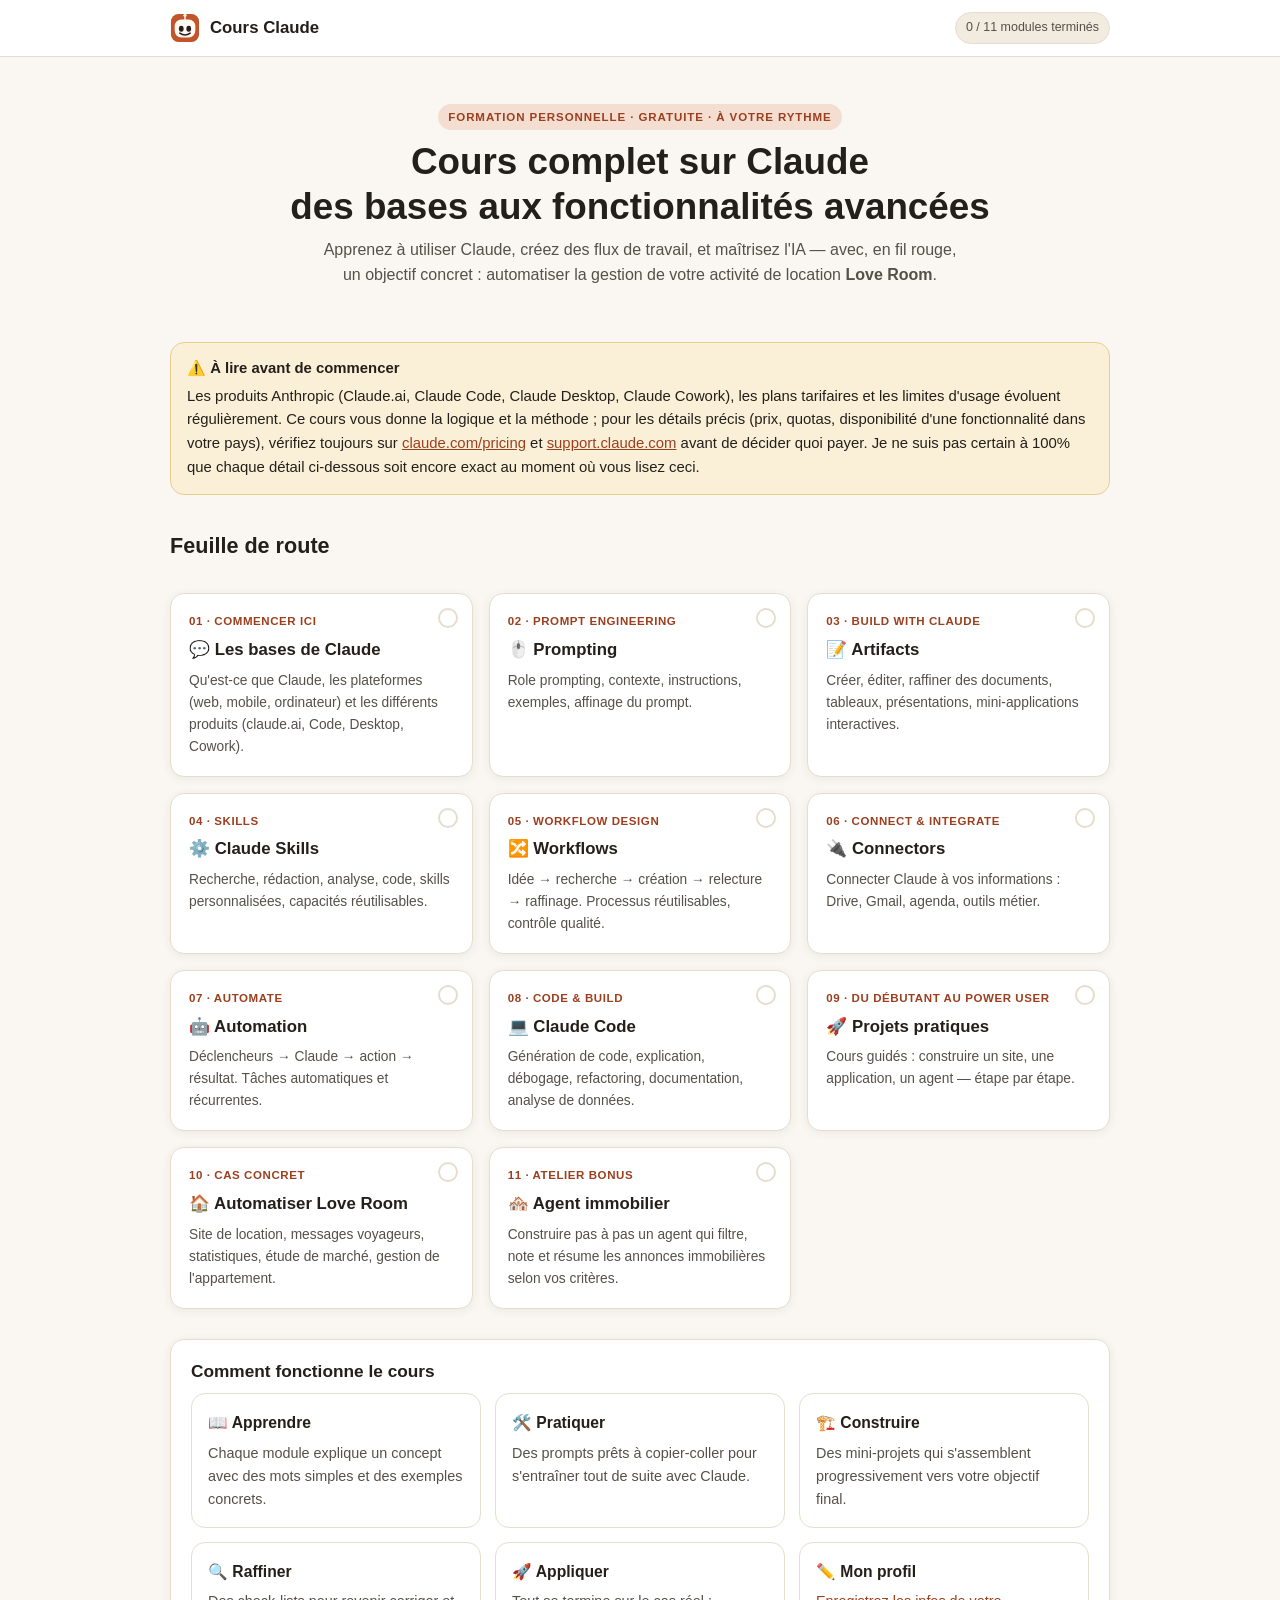
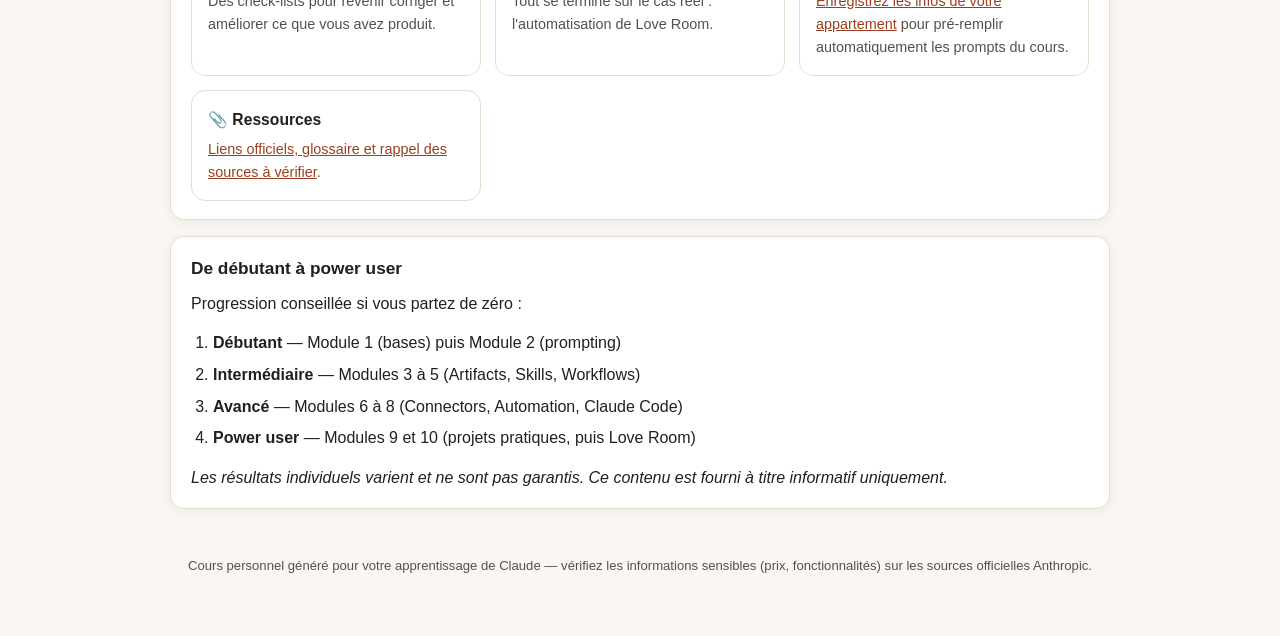
<file: index.html>
<!DOCTYPE html>
<html lang="fr">
<head>
<meta charset="UTF-8">
<meta name="viewport" content="width=device-width, initial-scale=1.0">
<title>Cours complet sur Claude — des bases aux fonctionnalités avancées</title>
<link rel="icon" href="assets/img/favicon.png?v=2" type="image/png">
<link rel="icon" href="assets/img/logo.svg?v=2" type="image/svg+xml">
<link rel="apple-touch-icon" href="assets/img/apple-touch-icon.png?v=2">
<link rel="manifest" href="manifest.json?v=2">
<meta name="theme-color" content="#c2542c">
<link rel="stylesheet" href="assets/css/style.css">
</head>
<body>

<header class="topbar">
  <div class="topbar-inner">
    <a class="brand" href="index.html"><img src="assets/img/logo.svg" class="logo" alt="Logo du cours"> Cours Claude</a>
    <div class="topnav">
      <span class="progress-pill" data-progress-pill>0 / 11 modules terminés</span>
    </div>
  </div>
</header>

<div class="wrap">
  <section class="hero">
    <span class="eyebrow">Formation personnelle · gratuite · à votre rythme</span>
    <h1>Cours complet sur Claude<br>des bases aux fonctionnalités avancées</h1>
    <p>Apprenez à utiliser Claude, créez des flux de travail, et maîtrisez l'IA — avec, en fil rouge, un objectif concret : automatiser la gestion de votre activité de location <strong>Love Room</strong>.</p>
  </section>

  <div class="callout uncertain">
    <strong>À lire avant de commencer</strong>
    Les produits Anthropic (Claude.ai, Claude Code, Claude Desktop, Claude Cowork), les plans tarifaires et les limites d'usage évoluent régulièrement. Ce cours vous donne la logique et la méthode ; pour les détails précis (prix, quotas, disponibilité d'une fonctionnalité dans votre pays), vérifiez toujours sur <a href="https://claude.com/pricing" target="_blank" rel="noopener">claude.com/pricing</a> et <a href="https://support.claude.com" target="_blank" rel="noopener">support.claude.com</a> avant de décider quoi payer. Je ne suis pas certain à 100% que chaque détail ci-dessous soit encore exact au moment où vous lisez ceci.
  </div>

  <h2 style="border:none;">Feuille de route</h2>
  <div class="roadmap">

    <a class="rcard" data-module="bases" href="01-bases.html">
      <span class="check">✓</span>
      <div class="num">01 · COMMENCER ICI</div>
      <h3>💬 Les bases de Claude</h3>
      <p>Qu'est-ce que Claude, les plateformes (web, mobile, ordinateur) et les différents produits (claude.ai, Code, Desktop, Cowork).</p>
    </a>

    <a class="rcard" data-module="prompting" href="02-prompting.html">
      <span class="check">✓</span>
      <div class="num">02 · PROMPT ENGINEERING</div>
      <h3>🖱️ Prompting</h3>
      <p>Role prompting, contexte, instructions, exemples, affinage du prompt.</p>
    </a>

    <a class="rcard" data-module="artifacts" href="03-artifacts.html">
      <span class="check">✓</span>
      <div class="num">03 · BUILD WITH CLAUDE</div>
      <h3>📝 Artifacts</h3>
      <p>Créer, éditer, raffiner des documents, tableaux, présentations, mini-applications interactives.</p>
    </a>

    <a class="rcard" data-module="skills" href="04-skills.html">
      <span class="check">✓</span>
      <div class="num">04 · SKILLS</div>
      <h3>⚙️ Claude Skills</h3>
      <p>Recherche, rédaction, analyse, code, skills personnalisées, capacités réutilisables.</p>
    </a>

    <a class="rcard" data-module="workflows" href="05-workflows.html">
      <span class="check">✓</span>
      <div class="num">05 · WORKFLOW DESIGN</div>
      <h3>🔀 Workflows</h3>
      <p>Idée → recherche → création → relecture → raffinage. Processus réutilisables, contrôle qualité.</p>
    </a>

    <a class="rcard" data-module="connectors" href="06-connectors.html">
      <span class="check">✓</span>
      <div class="num">06 · CONNECT & INTEGRATE</div>
      <h3>🔌 Connectors</h3>
      <p>Connecter Claude à vos informations : Drive, Gmail, agenda, outils métier.</p>
    </a>

    <a class="rcard" data-module="automation" href="07-automation.html">
      <span class="check">✓</span>
      <div class="num">07 · AUTOMATE</div>
      <h3>🤖 Automation</h3>
      <p>Déclencheurs → Claude → action → résultat. Tâches automatiques et récurrentes.</p>
    </a>

    <a class="rcard" data-module="code" href="08-claude-code.html">
      <span class="check">✓</span>
      <div class="num">08 · CODE & BUILD</div>
      <h3>💻 Claude Code</h3>
      <p>Génération de code, explication, débogage, refactoring, documentation, analyse de données.</p>
    </a>

    <a class="rcard" data-module="pratique" href="09-projets-pratiques.html">
      <span class="check">✓</span>
      <div class="num">09 · DU DÉBUTANT AU POWER USER</div>
      <h3>🚀 Projets pratiques</h3>
      <p>Cours guidés : construire un site, une application, un agent — étape par étape.</p>
    </a>

    <a class="rcard" data-module="loveroom" href="10-business-loveroom.html">
      <span class="check">✓</span>
      <div class="num">10 · CAS CONCRET</div>
      <h3>🏠 Automatiser Love Room</h3>
      <p>Site de location, messages voyageurs, statistiques, étude de marché, gestion de l'appartement.</p>
    </a>

    <a class="rcard" data-module="immobilier" href="12-agent-immobilier.html">
      <span class="check">✓</span>
      <div class="num">11 · ATELIER BONUS</div>
      <h3>🏘️ Agent immobilier</h3>
      <p>Construire pas à pas un agent qui filtre, note et résume les annonces immobilières selon vos critères.</p>
    </a>

  </div>

  <div class="card">
    <h3 style="margin-top:0;">Comment fonctionne le cours</h3>
    <div class="grid-3">
      <div class="tile"><h4>📖 Apprendre</h4><p>Chaque module explique un concept avec des mots simples et des exemples concrets.</p></div>
      <div class="tile"><h4>🛠️ Pratiquer</h4><p>Des prompts prêts à copier-coller pour s'entraîner tout de suite avec Claude.</p></div>
      <div class="tile"><h4>🏗️ Construire</h4><p>Des mini-projets qui s'assemblent progressivement vers votre objectif final.</p></div>
      <div class="tile"><h4>🔍 Raffiner</h4><p>Des check-lists pour revenir corriger et améliorer ce que vous avez produit.</p></div>
      <div class="tile"><h4>🚀 Appliquer</h4><p>Tout se termine sur le cas réel : l'automatisation de Love Room.</p></div>
      <div class="tile"><h4>✏️ Mon profil</h4><p><a href="profil.html">Enregistrez les infos de votre appartement</a> pour pré-remplir automatiquement les prompts du cours.</p></div>
      <div class="tile"><h4>📎 Ressources</h4><p><a href="11-ressources.html">Liens officiels, glossaire et rappel des sources à vérifier</a>.</p></div>
    </div>
  </div>

  <div class="card">
    <h3 style="margin-top:0;">De débutant à power user</h3>
    <p>Progression conseillée si vous partez de zéro :</p>
    <ol>
      <li><strong>Débutant</strong> — Module 1 (bases) puis Module 2 (prompting)</li>
      <li><strong>Intermédiaire</strong> — Modules 3 à 5 (Artifacts, Skills, Workflows)</li>
      <li><strong>Avancé</strong> — Modules 6 à 8 (Connectors, Automation, Claude Code)</li>
      <li><strong>Power user</strong> — Modules 9 et 10 (projets pratiques, puis Love Room)</li>
    </ol>
    <p style="margin-bottom:0;"><em>Les résultats individuels varient et ne sont pas garantis. Ce contenu est fourni à titre informatif uniquement.</em></p>
  </div>
</div>

<footer class="sitefoot">
  Cours personnel généré pour votre apprentissage de Claude — vérifiez les informations sensibles (prix, fonctionnalités) sur les sources officielles Anthropic.
</footer>

<script src="assets/js/app.js"></script>
</body>
</html>
</file>
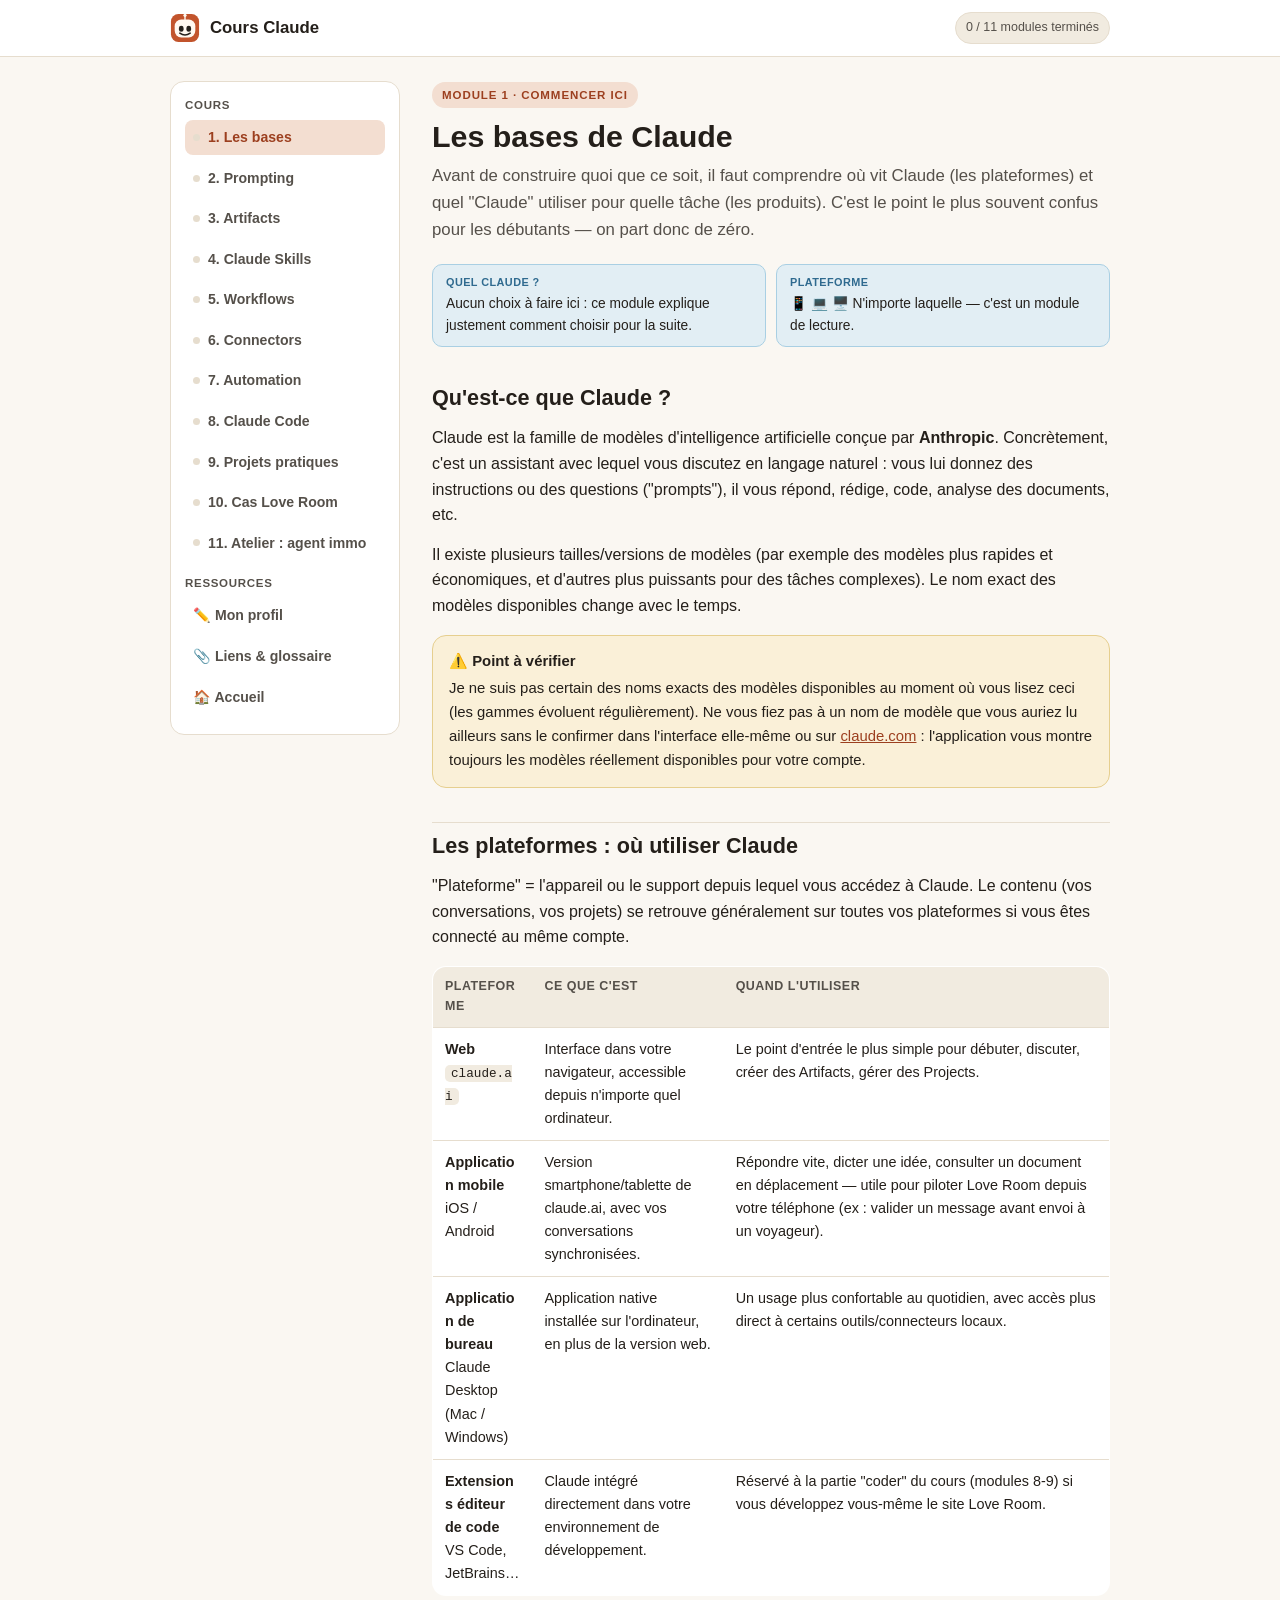
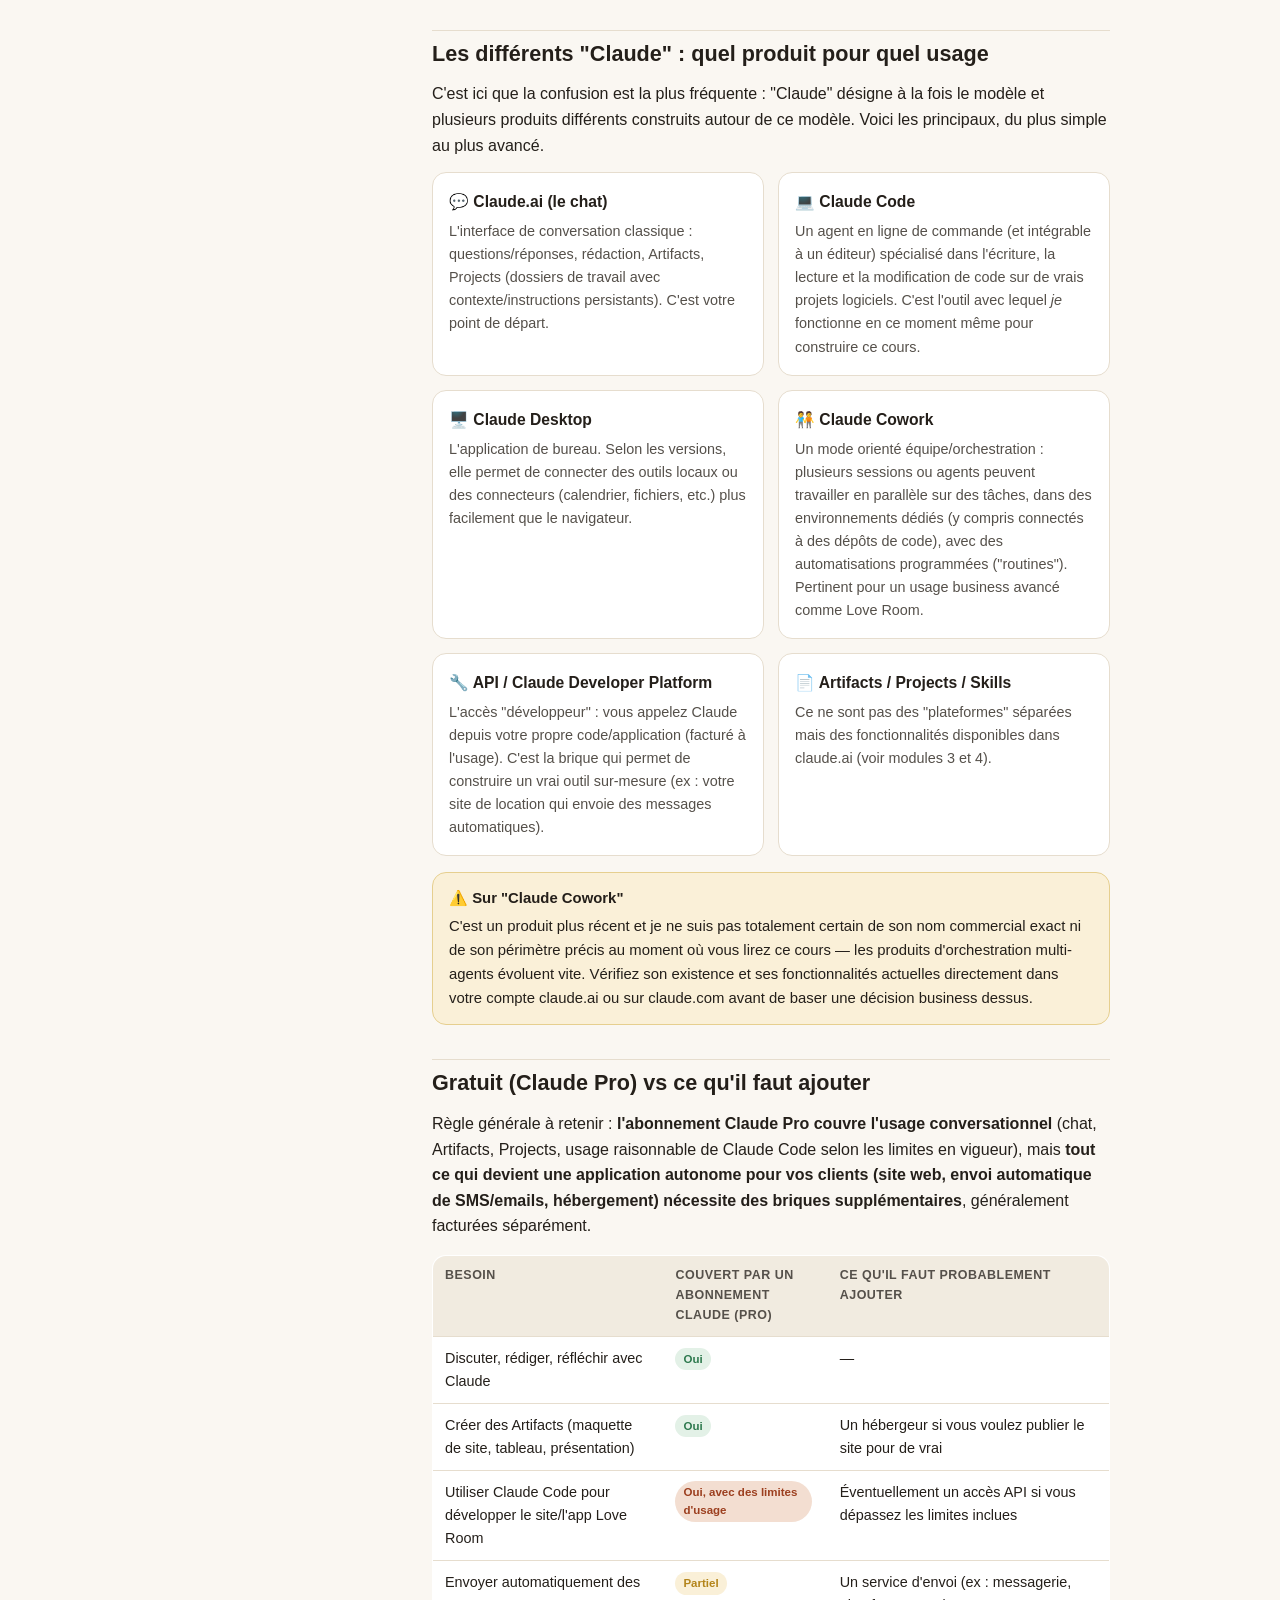
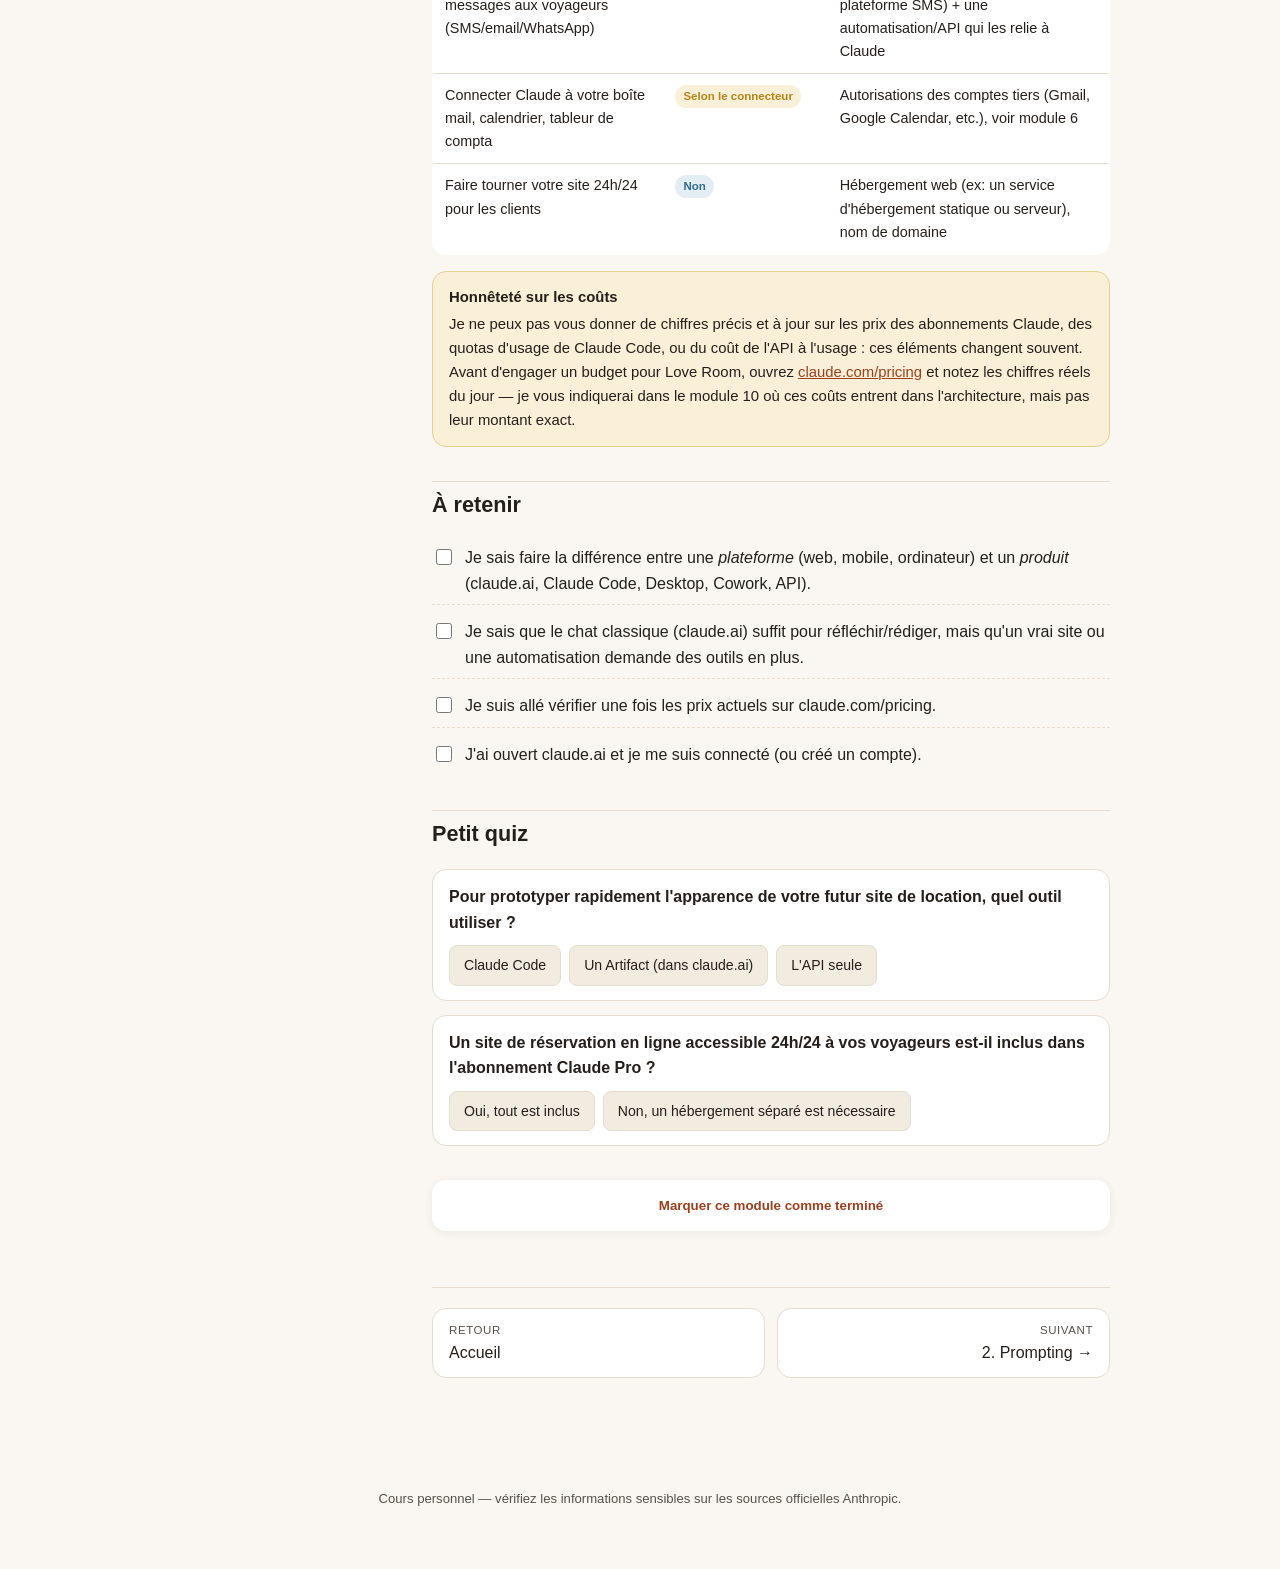
<file: 01-bases.html>
<!DOCTYPE html>
<html lang="fr">
<head>
<meta charset="UTF-8">
<meta name="viewport" content="width=device-width, initial-scale=1.0">
<title>1. Les bases de Claude — Cours Claude</title>
<link rel="icon" href="assets/img/favicon.png?v=2" type="image/png">
<link rel="icon" href="assets/img/logo.svg?v=2" type="image/svg+xml">
<link rel="apple-touch-icon" href="assets/img/apple-touch-icon.png?v=2">
<link rel="manifest" href="manifest.json?v=2">
<meta name="theme-color" content="#c2542c">
<link rel="stylesheet" href="assets/css/style.css">
</head>
<body>

<header class="topbar">
  <div class="topbar-inner">
    <a class="brand" href="index.html"><img src="assets/img/logo.svg" class="logo" alt="Logo du cours"> Cours Claude</a>
    <div class="topnav"><span class="progress-pill" data-progress-pill></span></div>
  </div>
</header>

<div class="layout">
  <aside class="sidebar">
    <h4>Cours</h4>
    <ul>
      <li><a href="01-bases.html" data-module="bases" class="active"><span class="dot"></span>1. Les bases</a></li>
      <li><a href="02-prompting.html" data-module="prompting"><span class="dot"></span>2. Prompting</a></li>
      <li><a href="03-artifacts.html" data-module="artifacts"><span class="dot"></span>3. Artifacts</a></li>
      <li><a href="04-skills.html" data-module="skills"><span class="dot"></span>4. Claude Skills</a></li>
      <li><a href="05-workflows.html" data-module="workflows"><span class="dot"></span>5. Workflows</a></li>
      <li><a href="06-connectors.html" data-module="connectors"><span class="dot"></span>6. Connectors</a></li>
      <li><a href="07-automation.html" data-module="automation"><span class="dot"></span>7. Automation</a></li>
      <li><a href="08-claude-code.html" data-module="code"><span class="dot"></span>8. Claude Code</a></li>
      <li><a href="09-projets-pratiques.html" data-module="pratique"><span class="dot"></span>9. Projets pratiques</a></li>
      <li><a href="10-business-loveroom.html" data-module="loveroom"><span class="dot"></span>10. Cas Love Room</a></li>
      <li><a href="12-agent-immobilier.html" data-module="immobilier"><span class="dot"></span>11. Atelier : agent immo</a></li>
    </ul>
    <h4>Ressources</h4>
    <ul>
      <li><a href="profil.html">✏️ Mon profil</a></li>
      <li><a href="11-ressources.html">📎 Liens &amp; glossaire</a></li>
      <li><a href="index.html">🏠 Accueil</a></li>
    </ul>
  </aside>

  <main class="content">
    <span class="eyebrow">Module 1 · Commencer ici</span>
    <h1>Les bases de Claude</h1>
    <p class="lede">Avant de construire quoi que ce soit, il faut comprendre où vit Claude (les plateformes) et quel "Claude" utiliser pour quelle tâche (les produits). C'est le point le plus souvent confus pour les débutants — on part donc de zéro.</p>

    <div class="modinfo">
      <div class="modinfo-item"><span class="modinfo-label">Quel Claude ?</span>Aucun choix à faire ici : ce module explique justement comment choisir pour la suite.</div>
      <div class="modinfo-item"><span class="modinfo-label">Plateforme</span>📱 💻 🖥️ N'importe laquelle — c'est un module de lecture.</div>
    </div>

    <h2>Qu'est-ce que Claude ?</h2>
    <p>Claude est la famille de modèles d'intelligence artificielle conçue par <strong>Anthropic</strong>. Concrètement, c'est un assistant avec lequel vous discutez en langage naturel : vous lui donnez des instructions ou des questions ("prompts"), il vous répond, rédige, code, analyse des documents, etc.</p>
    <p>Il existe plusieurs tailles/versions de modèles (par exemple des modèles plus rapides et économiques, et d'autres plus puissants pour des tâches complexes). Le nom exact des modèles disponibles change avec le temps.</p>
    <div class="callout uncertain">
      <strong>Point à vérifier</strong>
      Je ne suis pas certain des noms exacts des modèles disponibles au moment où vous lisez ceci (les gammes évoluent régulièrement). Ne vous fiez pas à un nom de modèle que vous auriez lu ailleurs sans le confirmer dans l'interface elle-même ou sur <a href="https://claude.com" target="_blank" rel="noopener">claude.com</a> : l'application vous montre toujours les modèles réellement disponibles pour votre compte.
    </div>

    <h2>Les plateformes : où utiliser Claude</h2>
    <p>"Plateforme" = l'appareil ou le support depuis lequel vous accédez à Claude. Le contenu (vos conversations, vos projets) se retrouve généralement sur toutes vos plateformes si vous êtes connecté au même compte.</p>
    <table>
      <tr><th>Plateforme</th><th>Ce que c'est</th><th>Quand l'utiliser</th></tr>
      <tr>
        <td><strong>Web</strong><br><code>claude.ai</code></td>
        <td>Interface dans votre navigateur, accessible depuis n'importe quel ordinateur.</td>
        <td>Le point d'entrée le plus simple pour débuter, discuter, créer des Artifacts, gérer des Projects.</td>
      </tr>
      <tr>
        <td><strong>Application mobile</strong><br>iOS / Android</td>
        <td>Version smartphone/tablette de claude.ai, avec vos conversations synchronisées.</td>
        <td>Répondre vite, dicter une idée, consulter un document en déplacement — utile pour piloter Love Room depuis votre téléphone (ex : valider un message avant envoi à un voyageur).</td>
      </tr>
      <tr>
        <td><strong>Application de bureau</strong><br>Claude Desktop (Mac / Windows)</td>
        <td>Application native installée sur l'ordinateur, en plus de la version web.</td>
        <td>Un usage plus confortable au quotidien, avec accès plus direct à certains outils/connecteurs locaux.</td>
      </tr>
      <tr>
        <td><strong>Extensions éditeur de code</strong><br>VS Code, JetBrains…</td>
        <td>Claude intégré directement dans votre environnement de développement.</td>
        <td>Réservé à la partie "coder" du cours (modules 8-9) si vous développez vous-même le site Love Room.</td>
      </tr>
    </table>

    <h2>Les différents "Claude" : quel produit pour quel usage</h2>
    <p>C'est ici que la confusion est la plus fréquente : "Claude" désigne à la fois le modèle et plusieurs produits différents construits autour de ce modèle. Voici les principaux, du plus simple au plus avancé.</p>

    <div class="grid-2">
      <div class="tile">
        <h4>💬 Claude.ai (le chat)</h4>
        <p>L'interface de conversation classique : questions/réponses, rédaction, Artifacts, Projects (dossiers de travail avec contexte/instructions persistants). C'est votre point de départ.</p>
      </div>
      <div class="tile">
        <h4>💻 Claude Code</h4>
        <p>Un agent en ligne de commande (et intégrable à un éditeur) spécialisé dans l'écriture, la lecture et la modification de code sur de vrais projets logiciels. C'est l'outil avec lequel <em>je</em> fonctionne en ce moment même pour construire ce cours.</p>
      </div>
      <div class="tile">
        <h4>🖥️ Claude Desktop</h4>
        <p>L'application de bureau. Selon les versions, elle permet de connecter des outils locaux ou des connecteurs (calendrier, fichiers, etc.) plus facilement que le navigateur.</p>
      </div>
      <div class="tile">
        <h4>🧑‍🤝‍🧑 Claude Cowork</h4>
        <p>Un mode orienté équipe/orchestration : plusieurs sessions ou agents peuvent travailler en parallèle sur des tâches, dans des environnements dédiés (y compris connectés à des dépôts de code), avec des automatisations programmées ("routines"). Pertinent pour un usage business avancé comme Love Room.</p>
      </div>
      <div class="tile">
        <h4>🔧 API / Claude Developer Platform</h4>
        <p>L'accès "développeur" : vous appelez Claude depuis votre propre code/application (facturé à l'usage). C'est la brique qui permet de construire un vrai outil sur-mesure (ex : votre site de location qui envoie des messages automatiques).</p>
      </div>
      <div class="tile">
        <h4>📄 Artifacts / Projects / Skills</h4>
        <p>Ce ne sont pas des "plateformes" séparées mais des fonctionnalités disponibles dans claude.ai (voir modules 3 et 4).</p>
      </div>
    </div>

    <div class="callout uncertain">
      <strong>Sur "Claude Cowork"</strong>
      C'est un produit plus récent et je ne suis pas totalement certain de son nom commercial exact ni de son périmètre précis au moment où vous lirez ce cours — les produits d'orchestration multi-agents évoluent vite. Vérifiez son existence et ses fonctionnalités actuelles directement dans votre compte claude.ai ou sur claude.com avant de baser une décision business dessus.
    </div>

    <h2>Gratuit (Claude Pro) vs ce qu'il faut ajouter</h2>
    <p>Règle générale à retenir : <strong>l'abonnement Claude Pro couvre l'usage conversationnel</strong> (chat, Artifacts, Projects, usage raisonnable de Claude Code selon les limites en vigueur), mais <strong>tout ce qui devient une application autonome pour vos clients (site web, envoi automatique de SMS/emails, hébergement) nécessite des briques supplémentaires</strong>, généralement facturées séparément.</p>

    <table>
      <tr><th>Besoin</th><th>Couvert par un abonnement Claude (Pro)</th><th>Ce qu'il faut probablement ajouter</th></tr>
      <tr>
        <td>Discuter, rédiger, réfléchir avec Claude</td>
        <td><span class="badge free">Oui</span></td>
        <td>—</td>
      </tr>
      <tr>
        <td>Créer des Artifacts (maquette de site, tableau, présentation)</td>
        <td><span class="badge free">Oui</span></td>
        <td>Un hébergeur si vous voulez publier le site pour de vrai</td>
      </tr>
      <tr>
        <td>Utiliser Claude Code pour développer le site/l'app Love Room</td>
        <td><span class="badge pro">Oui, avec des limites d'usage</span></td>
        <td>Éventuellement un accès API si vous dépassez les limites inclues</td>
      </tr>
      <tr>
        <td>Envoyer automatiquement des messages aux voyageurs (SMS/email/WhatsApp)</td>
        <td><span class="badge maybe">Partiel</span></td>
        <td>Un service d'envoi (ex : messagerie, plateforme SMS) + une automatisation/API qui les relie à Claude</td>
      </tr>
      <tr>
        <td>Connecter Claude à votre boîte mail, calendrier, tableur de compta</td>
        <td><span class="badge maybe">Selon le connecteur</span></td>
        <td>Autorisations des comptes tiers (Gmail, Google Calendar, etc.), voir module 6</td>
      </tr>
      <tr>
        <td>Faire tourner votre site 24h/24 pour les clients</td>
        <td><span class="badge api">Non</span></td>
        <td>Hébergement web (ex: un service d'hébergement statique ou serveur), nom de domaine</td>
      </tr>
    </table>

    <div class="callout warn">
      <strong>Honnêteté sur les coûts</strong>
      Je ne peux pas vous donner de chiffres précis et à jour sur les prix des abonnements Claude, des quotas d'usage de Claude Code, ou du coût de l'API à l'usage : ces éléments changent souvent. Avant d'engager un budget pour Love Room, ouvrez <a href="https://claude.com/pricing" target="_blank" rel="noopener">claude.com/pricing</a> et notez les chiffres réels du jour — je vous indiquerai dans le module 10 où ces coûts entrent dans l'architecture, mais pas leur montant exact.
    </div>

    <h2>À retenir</h2>
    <ul class="checklist" data-checklist="bases">
      <li><input type="checkbox" id="b1"><label for="b1">Je sais faire la différence entre une <em>plateforme</em> (web, mobile, ordinateur) et un <em>produit</em> (claude.ai, Claude Code, Desktop, Cowork, API).</label></li>
      <li><input type="checkbox" id="b2"><label for="b2">Je sais que le chat classique (claude.ai) suffit pour réfléchir/rédiger, mais qu'un vrai site ou une automatisation demande des outils en plus.</label></li>
      <li><input type="checkbox" id="b3"><label for="b3">Je suis allé vérifier une fois les prix actuels sur claude.com/pricing.</label></li>
      <li><input type="checkbox" id="b4"><label for="b4">J'ai ouvert claude.ai et je me suis connecté (ou créé un compte).</label></li>
    </ul>

    <h2>Petit quiz</h2>
    <div class="quiz">
      <div class="quiz-q" data-qid="bases-1" data-answer="b" data-explain="Les Artifacts servent justement à prototyper rapidement une idée, sans construire un vrai projet logiciel.">
        <p class="quiz-question">Pour prototyper rapidement l'apparence de votre futur site de location, quel outil utiliser ?</p>
        <div class="quiz-options">
          <button class="quiz-opt" data-choice="a">Claude Code</button>
          <button class="quiz-opt" data-choice="b">Un Artifact (dans claude.ai)</button>
          <button class="quiz-opt" data-choice="c">L'API seule</button>
        </div>
        <p class="quiz-feedback"></p>
      </div>
      <div class="quiz-q" data-qid="bases-2" data-answer="b" data-explain="Faire tourner un site 24h/24 nécessite un hébergement séparé — ce n'est pas fourni par l'abonnement Claude.">
        <p class="quiz-question">Un site de réservation en ligne accessible 24h/24 à vos voyageurs est-il inclus dans l'abonnement Claude Pro ?</p>
        <div class="quiz-options">
          <button class="quiz-opt" data-choice="a">Oui, tout est inclus</button>
          <button class="quiz-opt" data-choice="b">Non, un hébergement séparé est nécessaire</button>
        </div>
        <p class="quiz-feedback"></p>
      </div>
    </div>

    <button data-mark-done="bases" class="card" style="cursor:pointer; border:none; width:100%; text-align:center; font-weight:700; color:var(--accent-dark);">Marquer ce module comme terminé</button>

    <div class="pager">
      <a href="index.html"><span class="pager-label">Retour</span>Accueil</a>
      <a class="next" href="02-prompting.html"><span class="pager-label">Suivant</span>2. Prompting →</a>
    </div>
  </main>
</div>

<footer class="sitefoot">Cours personnel — vérifiez les informations sensibles sur les sources officielles Anthropic.</footer>
<script src="assets/js/app.js"></script>
</body>
</html>
</file>
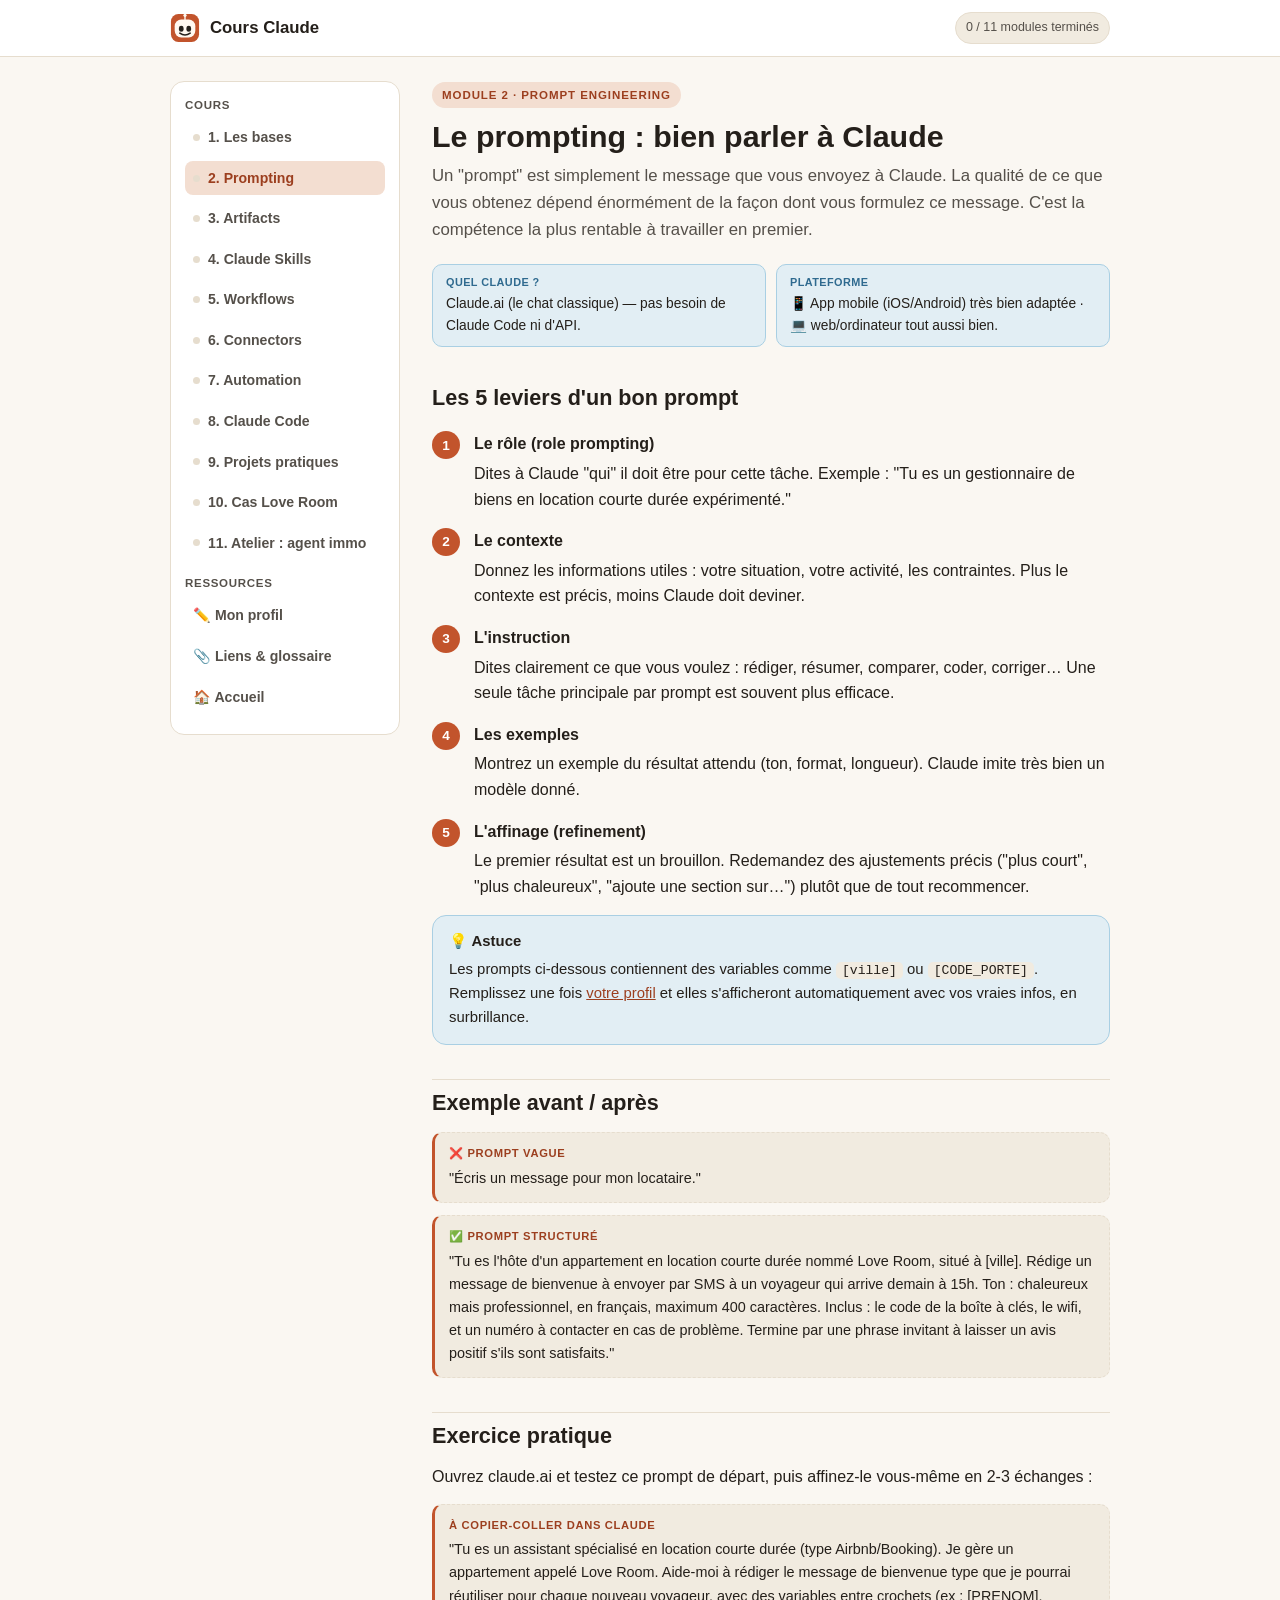
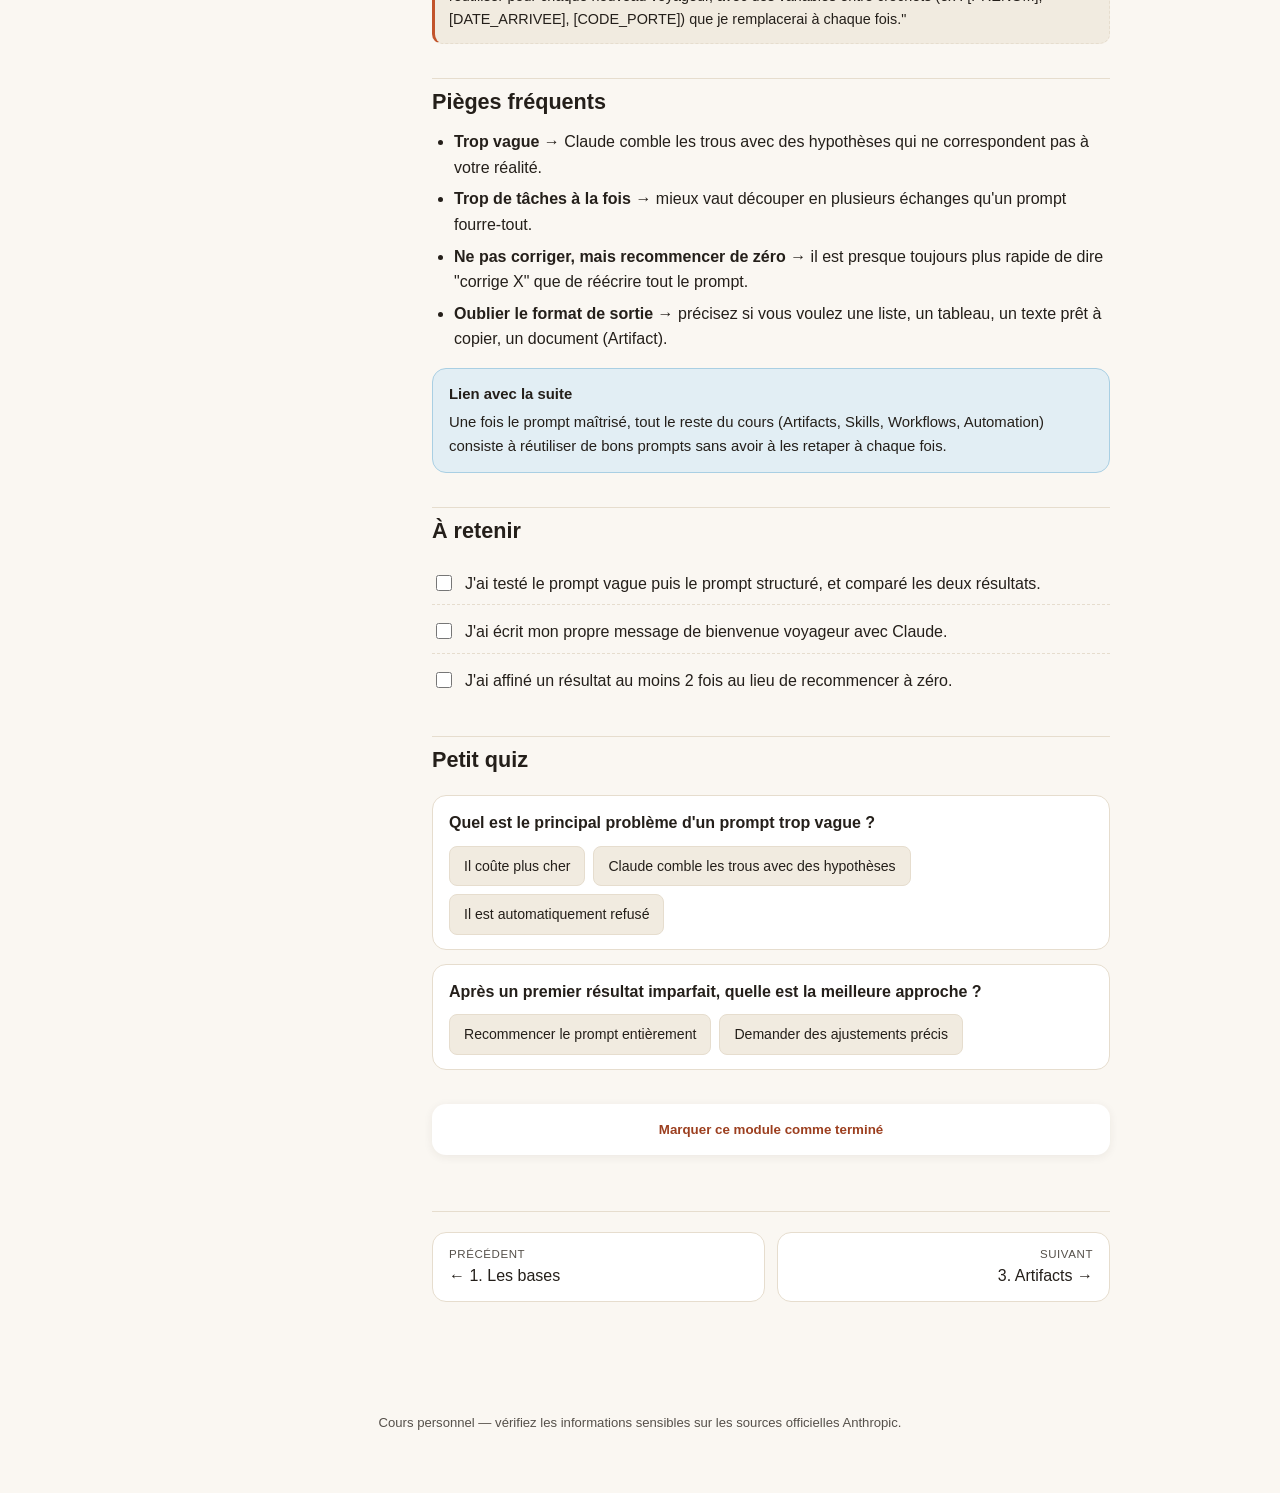
<file: 02-prompting.html>
<!DOCTYPE html>
<html lang="fr">
<head>
<meta charset="UTF-8">
<meta name="viewport" content="width=device-width, initial-scale=1.0">
<title>2. Prompting — Cours Claude</title>
<link rel="icon" href="assets/img/favicon.png?v=2" type="image/png">
<link rel="icon" href="assets/img/logo.svg?v=2" type="image/svg+xml">
<link rel="apple-touch-icon" href="assets/img/apple-touch-icon.png?v=2">
<link rel="manifest" href="manifest.json?v=2">
<meta name="theme-color" content="#c2542c">
<link rel="stylesheet" href="assets/css/style.css">
</head>
<body>

<header class="topbar">
  <div class="topbar-inner">
    <a class="brand" href="index.html"><img src="assets/img/logo.svg" class="logo" alt="Logo du cours"> Cours Claude</a>
    <div class="topnav"><span class="progress-pill" data-progress-pill></span></div>
  </div>
</header>

<div class="layout">
  <aside class="sidebar">
    <h4>Cours</h4>
    <ul>
      <li><a href="01-bases.html" data-module="bases"><span class="dot"></span>1. Les bases</a></li>
      <li><a href="02-prompting.html" data-module="prompting" class="active"><span class="dot"></span>2. Prompting</a></li>
      <li><a href="03-artifacts.html" data-module="artifacts"><span class="dot"></span>3. Artifacts</a></li>
      <li><a href="04-skills.html" data-module="skills"><span class="dot"></span>4. Claude Skills</a></li>
      <li><a href="05-workflows.html" data-module="workflows"><span class="dot"></span>5. Workflows</a></li>
      <li><a href="06-connectors.html" data-module="connectors"><span class="dot"></span>6. Connectors</a></li>
      <li><a href="07-automation.html" data-module="automation"><span class="dot"></span>7. Automation</a></li>
      <li><a href="08-claude-code.html" data-module="code"><span class="dot"></span>8. Claude Code</a></li>
      <li><a href="09-projets-pratiques.html" data-module="pratique"><span class="dot"></span>9. Projets pratiques</a></li>
      <li><a href="10-business-loveroom.html" data-module="loveroom"><span class="dot"></span>10. Cas Love Room</a></li>
      <li><a href="12-agent-immobilier.html" data-module="immobilier"><span class="dot"></span>11. Atelier : agent immo</a></li>
    </ul>
    <h4>Ressources</h4>
    <ul>
      <li><a href="profil.html">✏️ Mon profil</a></li>
      <li><a href="11-ressources.html">📎 Liens &amp; glossaire</a></li>
      <li><a href="index.html">🏠 Accueil</a></li>
    </ul>
  </aside>

  <main class="content">
    <span class="eyebrow">Module 2 · Prompt engineering</span>
    <h1>Le prompting : bien parler à Claude</h1>
    <p class="lede">Un "prompt" est simplement le message que vous envoyez à Claude. La qualité de ce que vous obtenez dépend énormément de la façon dont vous formulez ce message. C'est la compétence la plus rentable à travailler en premier.</p>

    <div class="modinfo">
      <div class="modinfo-item"><span class="modinfo-label">Quel Claude ?</span>Claude.ai (le chat classique) — pas besoin de Claude Code ni d'API.</div>
      <div class="modinfo-item"><span class="modinfo-label">Plateforme</span>📱 App mobile (iOS/Android) très bien adaptée · 💻 web/ordinateur tout aussi bien.</div>
    </div>

    <h2>Les 5 leviers d'un bon prompt</h2>
    <div class="steps">
      <li>
        <h4>Le rôle (role prompting)</h4>
        <p>Dites à Claude "qui" il doit être pour cette tâche. Exemple : "Tu es un gestionnaire de biens en location courte durée expérimenté."</p>
      </li>
      <li>
        <h4>Le contexte</h4>
        <p>Donnez les informations utiles : votre situation, votre activité, les contraintes. Plus le contexte est précis, moins Claude doit deviner.</p>
      </li>
      <li>
        <h4>L'instruction</h4>
        <p>Dites clairement ce que vous voulez : rédiger, résumer, comparer, coder, corriger… Une seule tâche principale par prompt est souvent plus efficace.</p>
      </li>
      <li>
        <h4>Les exemples</h4>
        <p>Montrez un exemple du résultat attendu (ton, format, longueur). Claude imite très bien un modèle donné.</p>
      </li>
      <li>
        <h4>L'affinage (refinement)</h4>
        <p>Le premier résultat est un brouillon. Redemandez des ajustements précis ("plus court", "plus chaleureux", "ajoute une section sur…") plutôt que de tout recommencer.</p>
      </li>
    </div>

    <div class="callout info">
      <strong>💡 Astuce</strong>
      Les prompts ci-dessous contiennent des variables comme <code>[ville]</code> ou <code>[CODE_PORTE]</code>. Remplissez une fois <a href="profil.html">votre profil</a> et elles s'afficheront automatiquement avec vos vraies infos, en surbrillance.
    </div>

    <h2>Exemple avant / après</h2>
    <div class="promptbox">
      <span class="label">❌ Prompt vague</span>
      "Écris un message pour mon locataire."
    </div>
    <div class="promptbox">
      <span class="label">✅ Prompt structuré</span>
      "Tu es l'hôte d'un appartement en location courte durée nommé Love Room, situé à [ville]. Rédige un message de bienvenue à envoyer par SMS à un voyageur qui arrive demain à 15h. Ton : chaleureux mais professionnel, en français, maximum 400 caractères. Inclus : le code de la boîte à clés, le wifi, et un numéro à contacter en cas de problème. Termine par une phrase invitant à laisser un avis positif s'ils sont satisfaits."
    </div>

    <h2>Exercice pratique</h2>
    <p>Ouvrez claude.ai et testez ce prompt de départ, puis affinez-le vous-même en 2-3 échanges :</p>
    <div class="promptbox">
      <span class="label">À copier-coller dans Claude</span>
      "Tu es un assistant spécialisé en location courte durée (type Airbnb/Booking). Je gère un appartement appelé Love Room. Aide-moi à rédiger le message de bienvenue type que je pourrai réutiliser pour chaque nouveau voyageur, avec des variables entre crochets (ex : [PRENOM], [DATE_ARRIVEE], [CODE_PORTE]) que je remplacerai à chaque fois."
    </div>

    <h2>Pièges fréquents</h2>
    <ul>
      <li><strong>Trop vague</strong> → Claude comble les trous avec des hypothèses qui ne correspondent pas à votre réalité.</li>
      <li><strong>Trop de tâches à la fois</strong> → mieux vaut découper en plusieurs échanges qu'un prompt fourre-tout.</li>
      <li><strong>Ne pas corriger, mais recommencer de zéro</strong> → il est presque toujours plus rapide de dire "corrige X" que de réécrire tout le prompt.</li>
      <li><strong>Oublier le format de sortie</strong> → précisez si vous voulez une liste, un tableau, un texte prêt à copier, un document (Artifact).</li>
    </ul>

    <div class="callout info">
      <strong>Lien avec la suite</strong>
      Une fois le prompt maîtrisé, tout le reste du cours (Artifacts, Skills, Workflows, Automation) consiste à réutiliser de bons prompts sans avoir à les retaper à chaque fois.
    </div>

    <h2>À retenir</h2>
    <ul class="checklist" data-checklist="prompting">
      <li><input type="checkbox" id="p1"><label for="p1">J'ai testé le prompt vague puis le prompt structuré, et comparé les deux résultats.</label></li>
      <li><input type="checkbox" id="p2"><label for="p2">J'ai écrit mon propre message de bienvenue voyageur avec Claude.</label></li>
      <li><input type="checkbox" id="p3"><label for="p3">J'ai affiné un résultat au moins 2 fois au lieu de recommencer à zéro.</label></li>
    </ul>

    <h2>Petit quiz</h2>
    <div class="quiz">
      <div class="quiz-q" data-qid="prompting-1" data-answer="b" data-explain="Sans contexte précis, Claude comble les trous avec des hypothèses qui ne correspondent pas forcément à votre réalité.">
        <p class="quiz-question">Quel est le principal problème d'un prompt trop vague ?</p>
        <div class="quiz-options">
          <button class="quiz-opt" data-choice="a">Il coûte plus cher</button>
          <button class="quiz-opt" data-choice="b">Claude comble les trous avec des hypothèses</button>
          <button class="quiz-opt" data-choice="c">Il est automatiquement refusé</button>
        </div>
        <p class="quiz-feedback"></p>
      </div>
      <div class="quiz-q" data-qid="prompting-2" data-answer="b" data-explain="Demander un ajustement précis ('plus court', 'ajoute X') est presque toujours plus rapide que de tout réécrire depuis zéro.">
        <p class="quiz-question">Après un premier résultat imparfait, quelle est la meilleure approche ?</p>
        <div class="quiz-options">
          <button class="quiz-opt" data-choice="a">Recommencer le prompt entièrement</button>
          <button class="quiz-opt" data-choice="b">Demander des ajustements précis</button>
        </div>
        <p class="quiz-feedback"></p>
      </div>
    </div>

    <button data-mark-done="prompting" class="card" style="cursor:pointer; border:none; width:100%; text-align:center; font-weight:700; color:var(--accent-dark);">Marquer ce module comme terminé</button>

    <div class="pager">
      <a href="01-bases.html"><span class="pager-label">Précédent</span>← 1. Les bases</a>
      <a class="next" href="03-artifacts.html"><span class="pager-label">Suivant</span>3. Artifacts →</a>
    </div>
  </main>
</div>

<footer class="sitefoot">Cours personnel — vérifiez les informations sensibles sur les sources officielles Anthropic.</footer>
<script src="assets/js/app.js"></script>
</body>
</html>
</file>
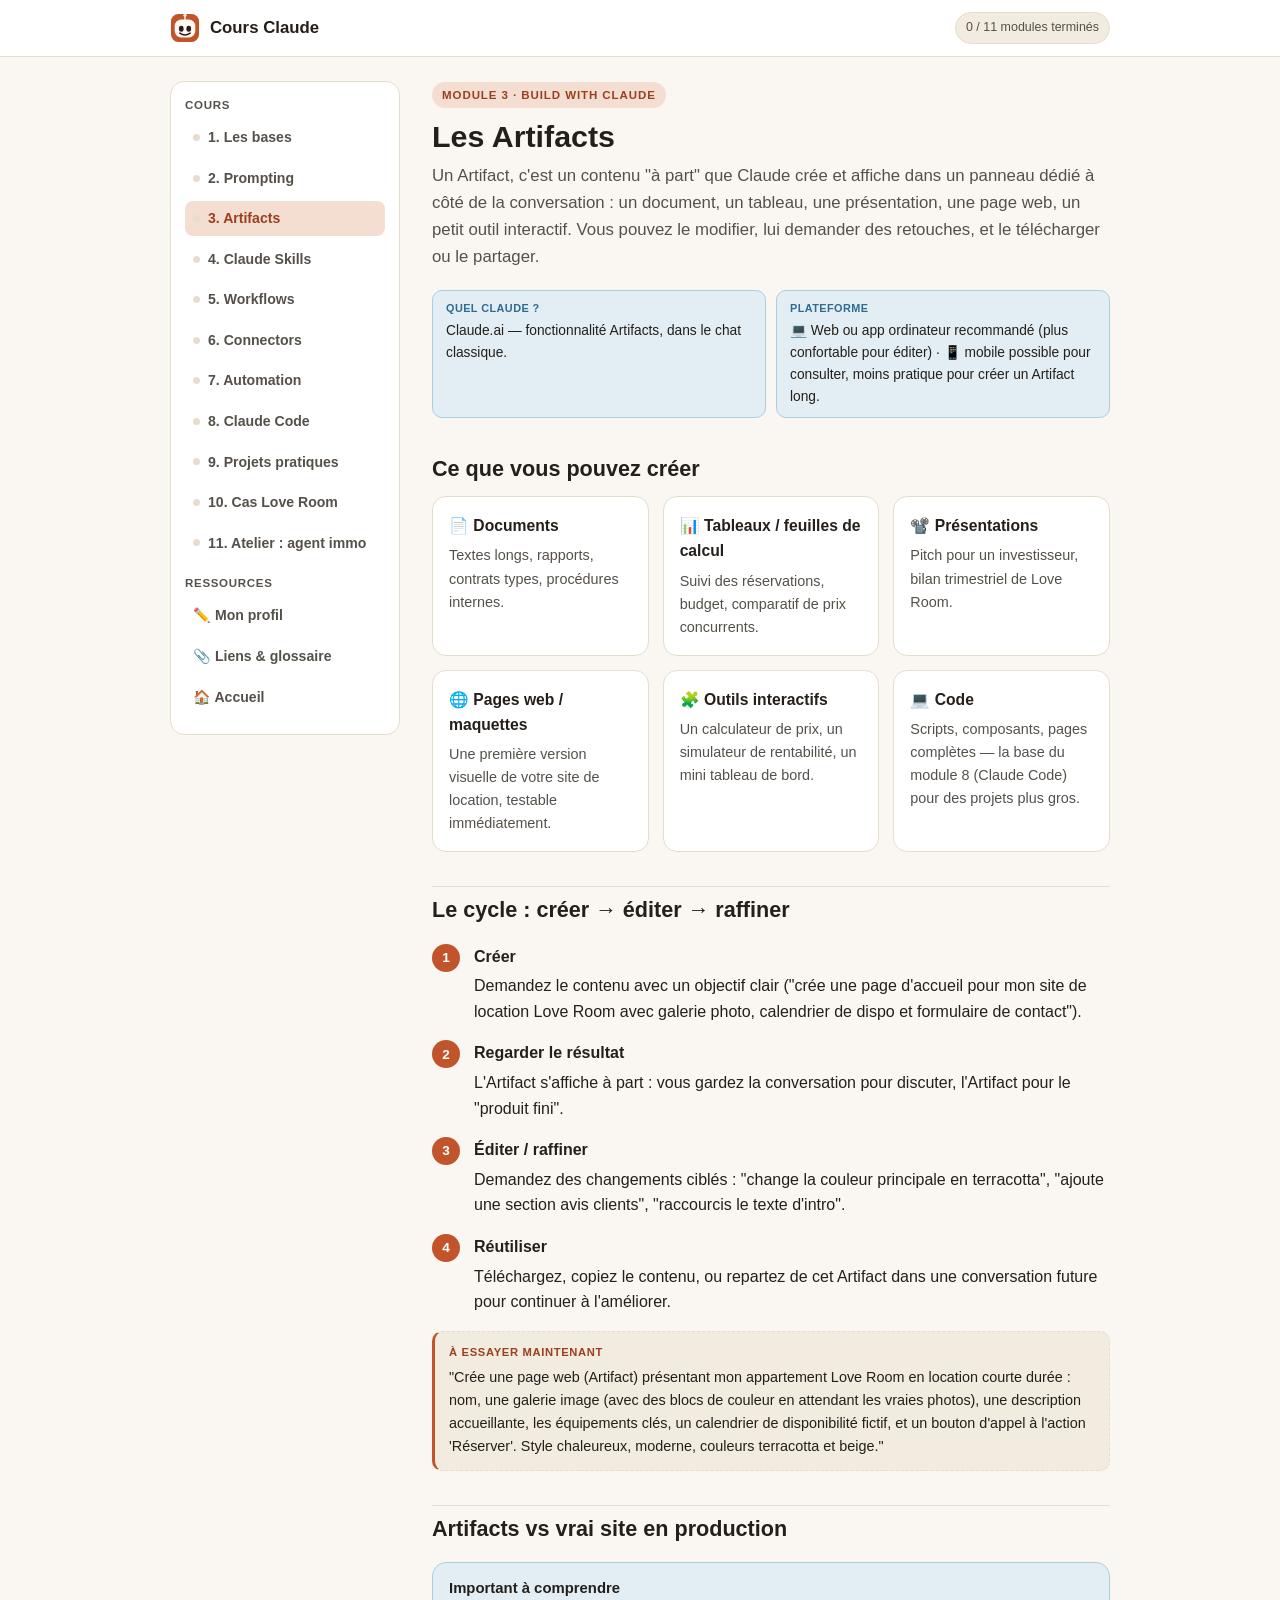
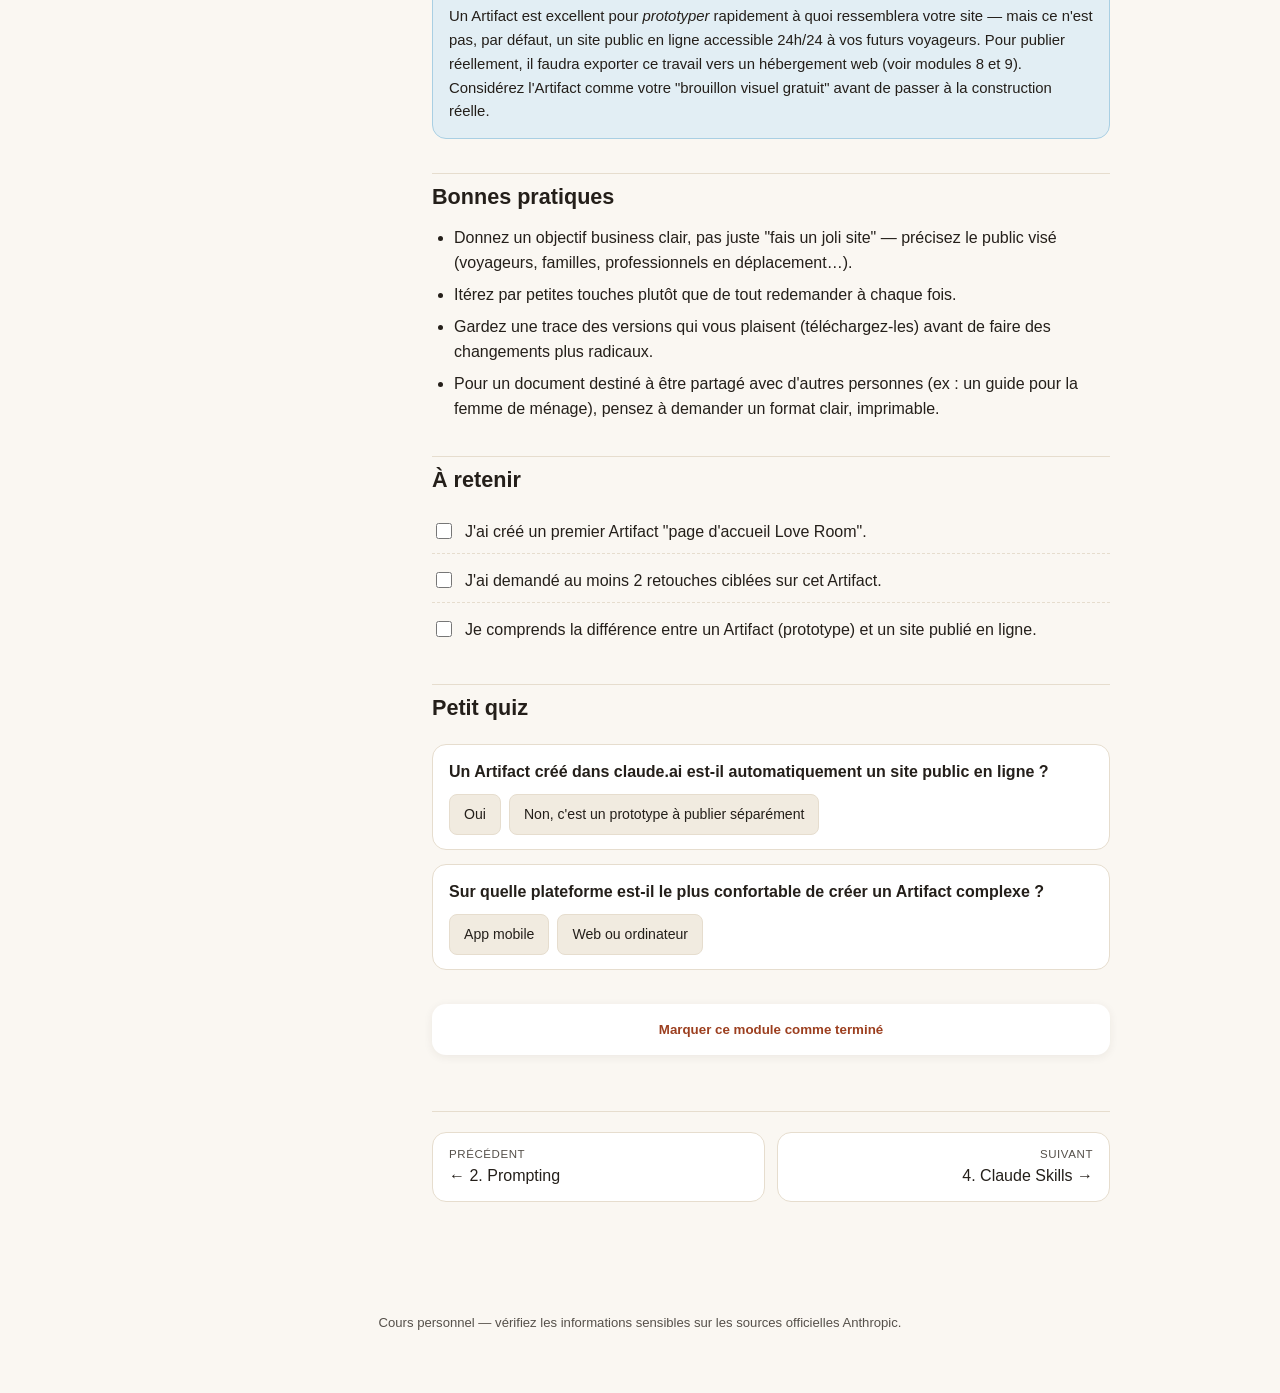
<file: 03-artifacts.html>
<!DOCTYPE html>
<html lang="fr">
<head>
<meta charset="UTF-8">
<meta name="viewport" content="width=device-width, initial-scale=1.0">
<title>3. Artifacts — Cours Claude</title>
<link rel="icon" href="assets/img/favicon.png?v=2" type="image/png">
<link rel="icon" href="assets/img/logo.svg?v=2" type="image/svg+xml">
<link rel="apple-touch-icon" href="assets/img/apple-touch-icon.png?v=2">
<link rel="manifest" href="manifest.json?v=2">
<meta name="theme-color" content="#c2542c">
<link rel="stylesheet" href="assets/css/style.css">
</head>
<body>

<header class="topbar">
  <div class="topbar-inner">
    <a class="brand" href="index.html"><img src="assets/img/logo.svg" class="logo" alt="Logo du cours"> Cours Claude</a>
    <div class="topnav"><span class="progress-pill" data-progress-pill></span></div>
  </div>
</header>

<div class="layout">
  <aside class="sidebar">
    <h4>Cours</h4>
    <ul>
      <li><a href="01-bases.html" data-module="bases"><span class="dot"></span>1. Les bases</a></li>
      <li><a href="02-prompting.html" data-module="prompting"><span class="dot"></span>2. Prompting</a></li>
      <li><a href="03-artifacts.html" data-module="artifacts" class="active"><span class="dot"></span>3. Artifacts</a></li>
      <li><a href="04-skills.html" data-module="skills"><span class="dot"></span>4. Claude Skills</a></li>
      <li><a href="05-workflows.html" data-module="workflows"><span class="dot"></span>5. Workflows</a></li>
      <li><a href="06-connectors.html" data-module="connectors"><span class="dot"></span>6. Connectors</a></li>
      <li><a href="07-automation.html" data-module="automation"><span class="dot"></span>7. Automation</a></li>
      <li><a href="08-claude-code.html" data-module="code"><span class="dot"></span>8. Claude Code</a></li>
      <li><a href="09-projets-pratiques.html" data-module="pratique"><span class="dot"></span>9. Projets pratiques</a></li>
      <li><a href="10-business-loveroom.html" data-module="loveroom"><span class="dot"></span>10. Cas Love Room</a></li>
      <li><a href="12-agent-immobilier.html" data-module="immobilier"><span class="dot"></span>11. Atelier : agent immo</a></li>
    </ul>
    <h4>Ressources</h4>
    <ul>
      <li><a href="profil.html">✏️ Mon profil</a></li>
      <li><a href="11-ressources.html">📎 Liens &amp; glossaire</a></li>
      <li><a href="index.html">🏠 Accueil</a></li>
    </ul>
  </aside>

  <main class="content">
    <span class="eyebrow">Module 3 · Build with Claude</span>
    <h1>Les Artifacts</h1>
    <p class="lede">Un Artifact, c'est un contenu "à part" que Claude crée et affiche dans un panneau dédié à côté de la conversation : un document, un tableau, une présentation, une page web, un petit outil interactif. Vous pouvez le modifier, lui demander des retouches, et le télécharger ou le partager.</p>

    <div class="modinfo">
      <div class="modinfo-item"><span class="modinfo-label">Quel Claude ?</span>Claude.ai — fonctionnalité Artifacts, dans le chat classique.</div>
      <div class="modinfo-item"><span class="modinfo-label">Plateforme</span>💻 Web ou app ordinateur recommandé (plus confortable pour éditer) · 📱 mobile possible pour consulter, moins pratique pour créer un Artifact long.</div>
    </div>

    <h2>Ce que vous pouvez créer</h2>
    <div class="grid-3">
      <div class="tile"><h4>📄 Documents</h4><p>Textes longs, rapports, contrats types, procédures internes.</p></div>
      <div class="tile"><h4>📊 Tableaux / feuilles de calcul</h4><p>Suivi des réservations, budget, comparatif de prix concurrents.</p></div>
      <div class="tile"><h4>📽️ Présentations</h4><p>Pitch pour un investisseur, bilan trimestriel de Love Room.</p></div>
      <div class="tile"><h4>🌐 Pages web / maquettes</h4><p>Une première version visuelle de votre site de location, testable immédiatement.</p></div>
      <div class="tile"><h4>🧩 Outils interactifs</h4><p>Un calculateur de prix, un simulateur de rentabilité, un mini tableau de bord.</p></div>
      <div class="tile"><h4>💻 Code</h4><p>Scripts, composants, pages complètes — la base du module 8 (Claude Code) pour des projets plus gros.</p></div>
    </div>

    <h2>Le cycle : créer → éditer → raffiner</h2>
    <div class="steps">
      <li><h4>Créer</h4><p>Demandez le contenu avec un objectif clair ("crée une page d'accueil pour mon site de location Love Room avec galerie photo, calendrier de dispo et formulaire de contact").</p></li>
      <li><h4>Regarder le résultat</h4><p>L'Artifact s'affiche à part : vous gardez la conversation pour discuter, l'Artifact pour le "produit fini".</p></li>
      <li><h4>Éditer / raffiner</h4><p>Demandez des changements ciblés : "change la couleur principale en terracotta", "ajoute une section avis clients", "raccourcis le texte d'intro".</p></li>
      <li><h4>Réutiliser</h4><p>Téléchargez, copiez le contenu, ou repartez de cet Artifact dans une conversation future pour continuer à l'améliorer.</p></li>
    </div>

    <div class="promptbox">
      <span class="label">À essayer maintenant</span>
      "Crée une page web (Artifact) présentant mon appartement Love Room en location courte durée : nom, une galerie image (avec des blocs de couleur en attendant les vraies photos), une description accueillante, les équipements clés, un calendrier de disponibilité fictif, et un bouton d'appel à l'action 'Réserver'. Style chaleureux, moderne, couleurs terracotta et beige."
    </div>

    <h2>Artifacts vs vrai site en production</h2>
    <div class="callout info">
      <strong>Important à comprendre</strong>
      Un Artifact est excellent pour <em>prototyper</em> rapidement à quoi ressemblera votre site — mais ce n'est pas, par défaut, un site public en ligne accessible 24h/24 à vos futurs voyageurs. Pour publier réellement, il faudra exporter ce travail vers un hébergement web (voir modules 8 et 9). Considérez l'Artifact comme votre "brouillon visuel gratuit" avant de passer à la construction réelle.
    </div>

    <h2>Bonnes pratiques</h2>
    <ul>
      <li>Donnez un objectif business clair, pas juste "fais un joli site" — précisez le public visé (voyageurs, familles, professionnels en déplacement…).</li>
      <li>Itérez par petites touches plutôt que de tout redemander à chaque fois.</li>
      <li>Gardez une trace des versions qui vous plaisent (téléchargez-les) avant de faire des changements plus radicaux.</li>
      <li>Pour un document destiné à être partagé avec d'autres personnes (ex : un guide pour la femme de ménage), pensez à demander un format clair, imprimable.</li>
    </ul>

    <h2>À retenir</h2>
    <ul class="checklist" data-checklist="artifacts">
      <li><input type="checkbox" id="a1"><label for="a1">J'ai créé un premier Artifact "page d'accueil Love Room".</label></li>
      <li><input type="checkbox" id="a2"><label for="a2">J'ai demandé au moins 2 retouches ciblées sur cet Artifact.</label></li>
      <li><input type="checkbox" id="a3"><label for="a3">Je comprends la différence entre un Artifact (prototype) et un site publié en ligne.</label></li>
    </ul>

    <h2>Petit quiz</h2>
    <div class="quiz">
      <div class="quiz-q" data-qid="artifacts-1" data-answer="b" data-explain="Un Artifact est un prototype affiché dans claude.ai — pour le rendre accessible à vos voyageurs, il faut le publier sur un hébergement séparé.">
        <p class="quiz-question">Un Artifact créé dans claude.ai est-il automatiquement un site public en ligne ?</p>
        <div class="quiz-options">
          <button class="quiz-opt" data-choice="a">Oui</button>
          <button class="quiz-opt" data-choice="b">Non, c'est un prototype à publier séparément</button>
        </div>
        <p class="quiz-feedback"></p>
      </div>
      <div class="quiz-q" data-qid="artifacts-2" data-answer="b" data-explain="Un écran plus grand rend l'édition d'un Artifact long ou complexe bien plus confortable.">
        <p class="quiz-question">Sur quelle plateforme est-il le plus confortable de créer un Artifact complexe ?</p>
        <div class="quiz-options">
          <button class="quiz-opt" data-choice="a">App mobile</button>
          <button class="quiz-opt" data-choice="b">Web ou ordinateur</button>
        </div>
        <p class="quiz-feedback"></p>
      </div>
    </div>

    <button data-mark-done="artifacts" class="card" style="cursor:pointer; border:none; width:100%; text-align:center; font-weight:700; color:var(--accent-dark);">Marquer ce module comme terminé</button>

    <div class="pager">
      <a href="02-prompting.html"><span class="pager-label">Précédent</span>← 2. Prompting</a>
      <a class="next" href="04-skills.html"><span class="pager-label">Suivant</span>4. Claude Skills →</a>
    </div>
  </main>
</div>

<footer class="sitefoot">Cours personnel — vérifiez les informations sensibles sur les sources officielles Anthropic.</footer>
<script src="assets/js/app.js"></script>
</body>
</html>
</file>
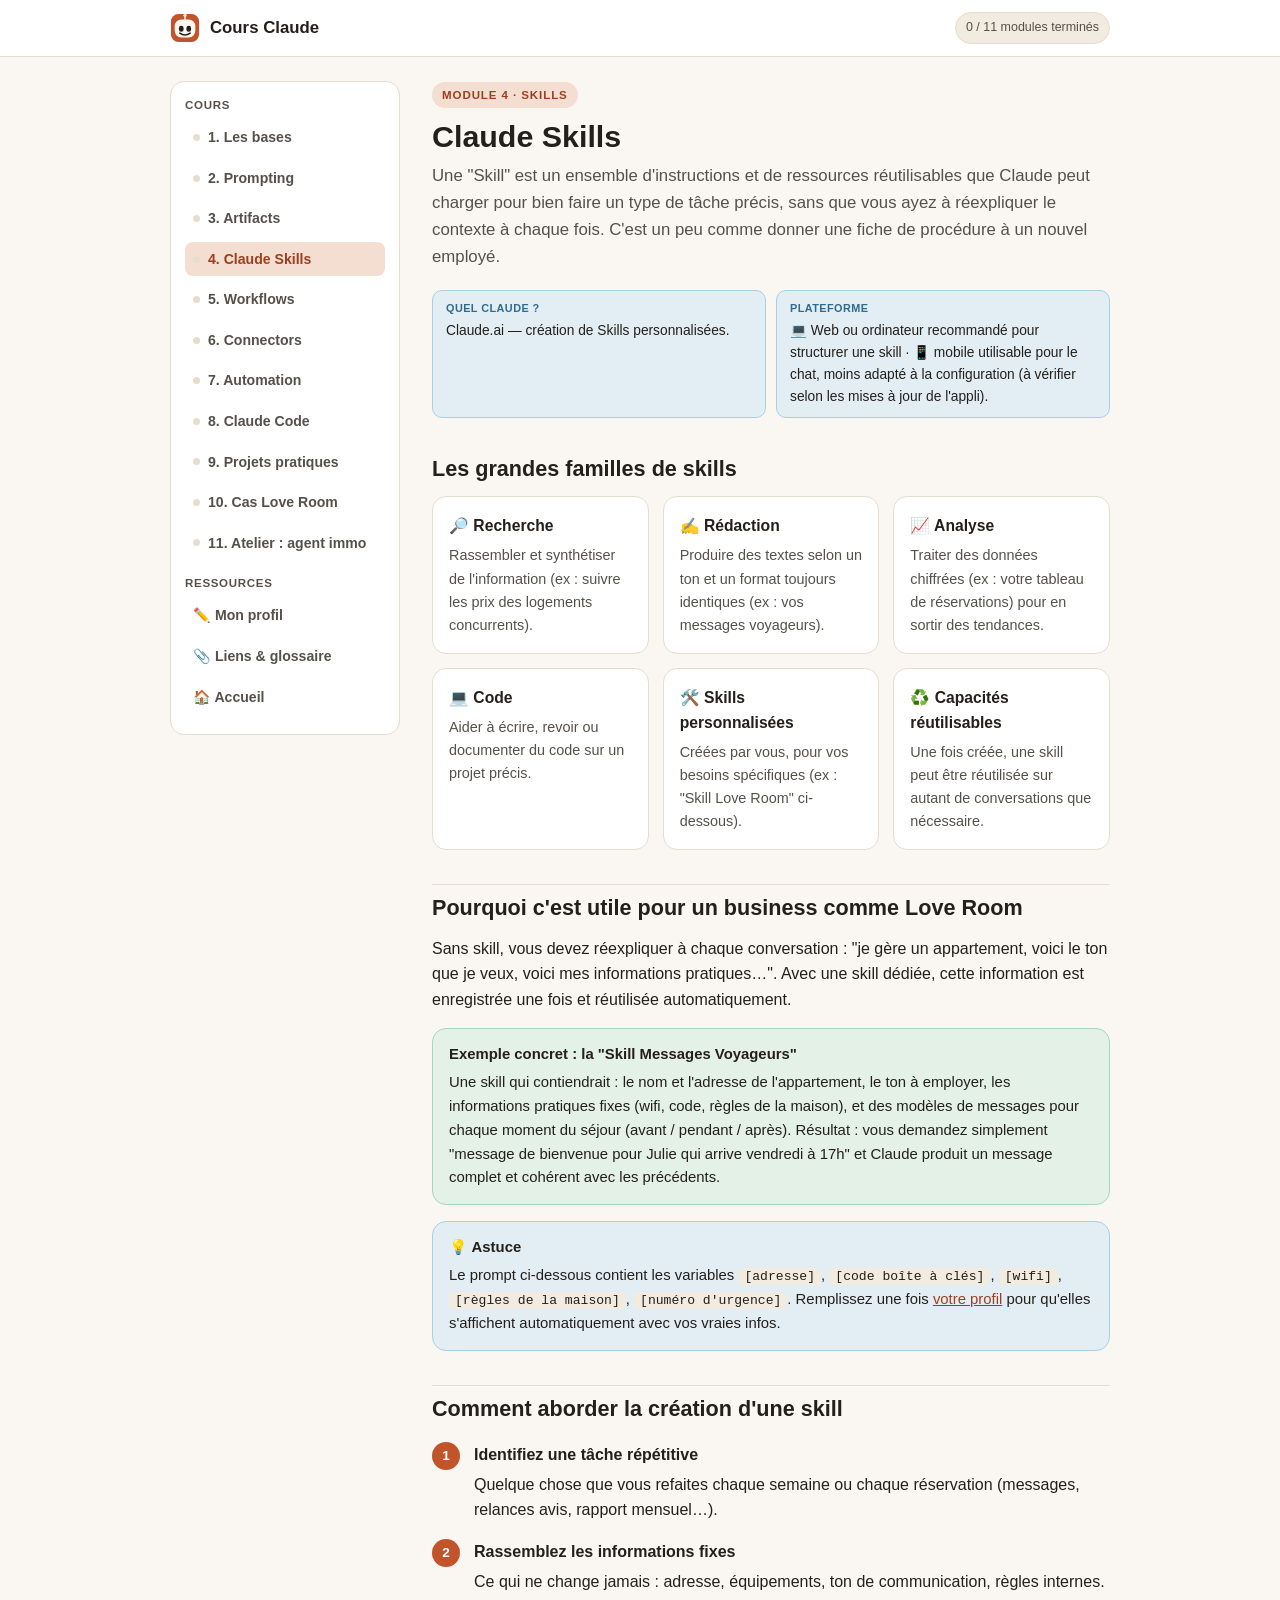
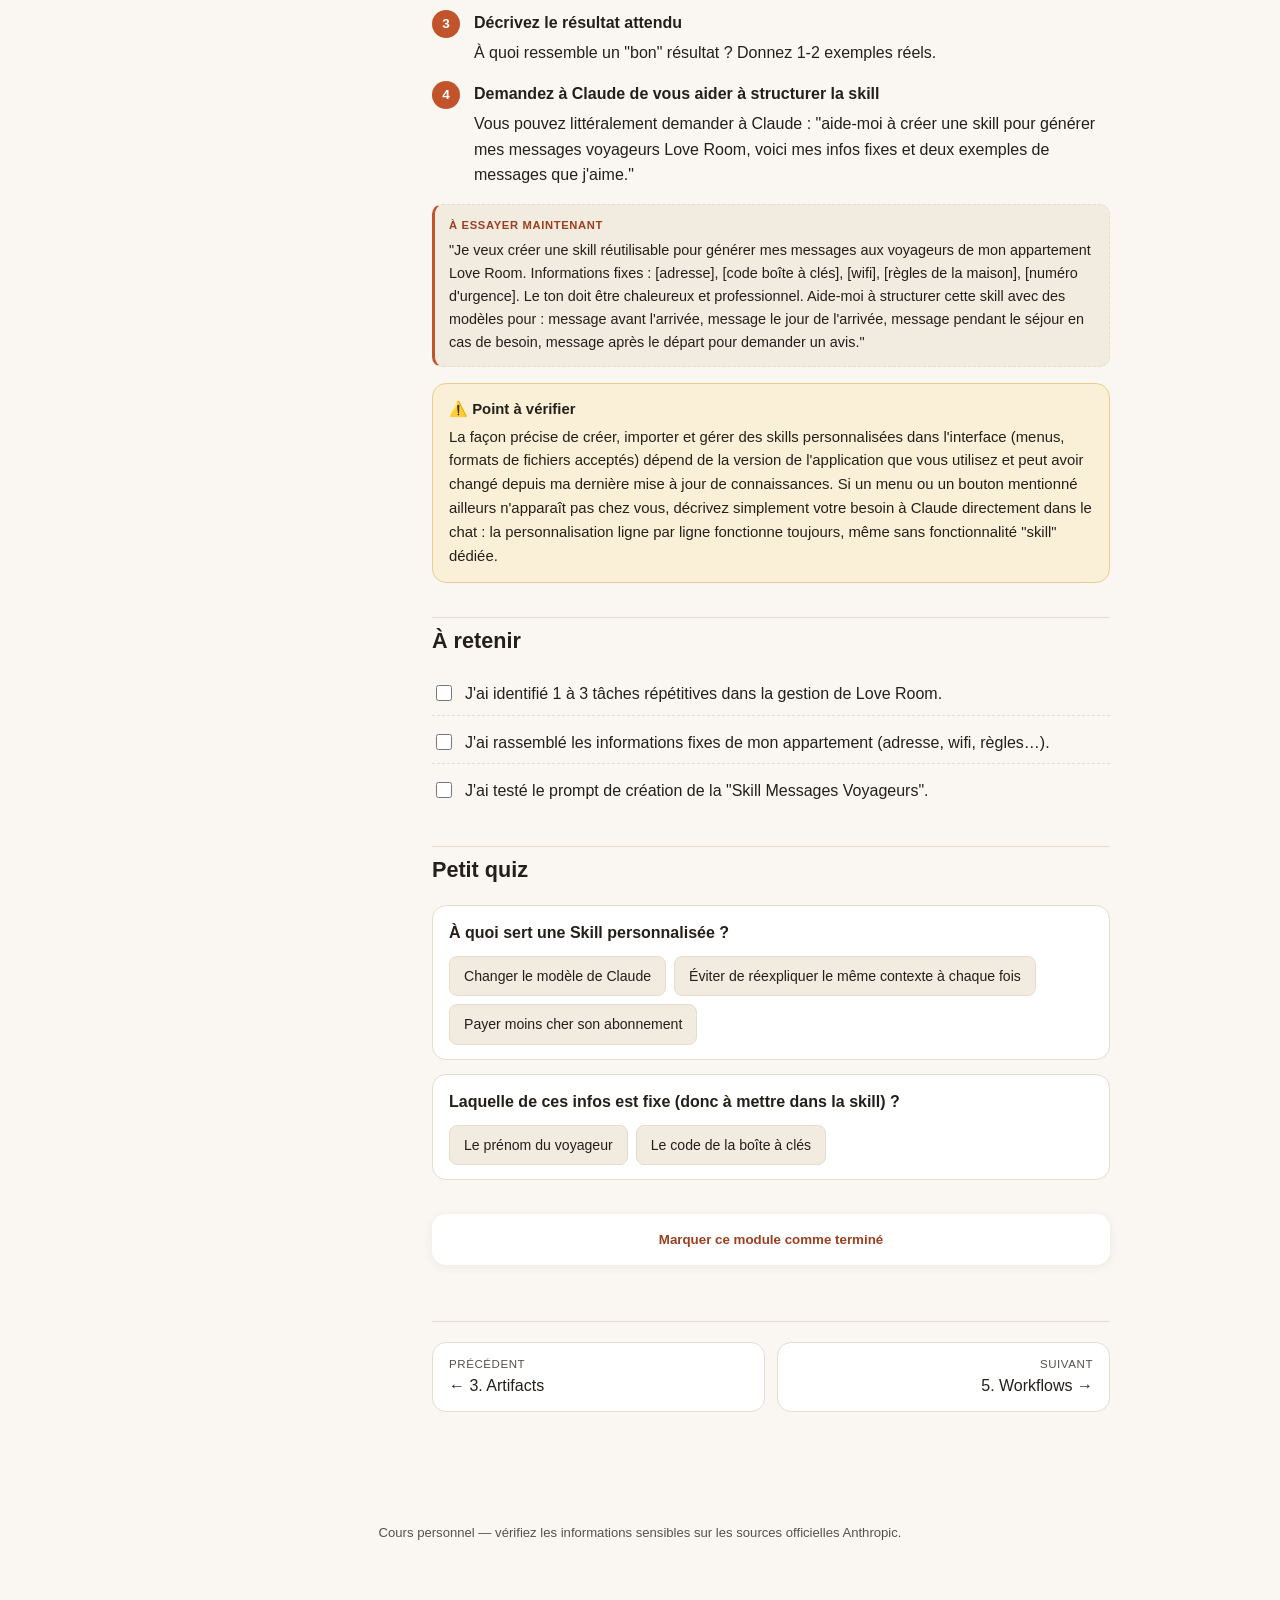
<file: 04-skills.html>
<!DOCTYPE html>
<html lang="fr">
<head>
<meta charset="UTF-8">
<meta name="viewport" content="width=device-width, initial-scale=1.0">
<title>4. Claude Skills — Cours Claude</title>
<link rel="icon" href="assets/img/favicon.png?v=2" type="image/png">
<link rel="icon" href="assets/img/logo.svg?v=2" type="image/svg+xml">
<link rel="apple-touch-icon" href="assets/img/apple-touch-icon.png?v=2">
<link rel="manifest" href="manifest.json?v=2">
<meta name="theme-color" content="#c2542c">
<link rel="stylesheet" href="assets/css/style.css">
</head>
<body>

<header class="topbar">
  <div class="topbar-inner">
    <a class="brand" href="index.html"><img src="assets/img/logo.svg" class="logo" alt="Logo du cours"> Cours Claude</a>
    <div class="topnav"><span class="progress-pill" data-progress-pill></span></div>
  </div>
</header>

<div class="layout">
  <aside class="sidebar">
    <h4>Cours</h4>
    <ul>
      <li><a href="01-bases.html" data-module="bases"><span class="dot"></span>1. Les bases</a></li>
      <li><a href="02-prompting.html" data-module="prompting"><span class="dot"></span>2. Prompting</a></li>
      <li><a href="03-artifacts.html" data-module="artifacts"><span class="dot"></span>3. Artifacts</a></li>
      <li><a href="04-skills.html" data-module="skills" class="active"><span class="dot"></span>4. Claude Skills</a></li>
      <li><a href="05-workflows.html" data-module="workflows"><span class="dot"></span>5. Workflows</a></li>
      <li><a href="06-connectors.html" data-module="connectors"><span class="dot"></span>6. Connectors</a></li>
      <li><a href="07-automation.html" data-module="automation"><span class="dot"></span>7. Automation</a></li>
      <li><a href="08-claude-code.html" data-module="code"><span class="dot"></span>8. Claude Code</a></li>
      <li><a href="09-projets-pratiques.html" data-module="pratique"><span class="dot"></span>9. Projets pratiques</a></li>
      <li><a href="10-business-loveroom.html" data-module="loveroom"><span class="dot"></span>10. Cas Love Room</a></li>
      <li><a href="12-agent-immobilier.html" data-module="immobilier"><span class="dot"></span>11. Atelier : agent immo</a></li>
    </ul>
    <h4>Ressources</h4>
    <ul>
      <li><a href="profil.html">✏️ Mon profil</a></li>
      <li><a href="11-ressources.html">📎 Liens &amp; glossaire</a></li>
      <li><a href="index.html">🏠 Accueil</a></li>
    </ul>
  </aside>

  <main class="content">
    <span class="eyebrow">Module 4 · Skills</span>
    <h1>Claude Skills</h1>
    <p class="lede">Une "Skill" est un ensemble d'instructions et de ressources réutilisables que Claude peut charger pour bien faire un type de tâche précis, sans que vous ayez à réexpliquer le contexte à chaque fois. C'est un peu comme donner une fiche de procédure à un nouvel employé.</p>

    <div class="modinfo">
      <div class="modinfo-item"><span class="modinfo-label">Quel Claude ?</span>Claude.ai — création de Skills personnalisées.</div>
      <div class="modinfo-item"><span class="modinfo-label">Plateforme</span>💻 Web ou ordinateur recommandé pour structurer une skill · 📱 mobile utilisable pour le chat, moins adapté à la configuration (à vérifier selon les mises à jour de l'appli).</div>
    </div>

    <h2>Les grandes familles de skills</h2>
    <div class="grid-3">
      <div class="tile"><h4>🔎 Recherche</h4><p>Rassembler et synthétiser de l'information (ex : suivre les prix des logements concurrents).</p></div>
      <div class="tile"><h4>✍️ Rédaction</h4><p>Produire des textes selon un ton et un format toujours identiques (ex : vos messages voyageurs).</p></div>
      <div class="tile"><h4>📈 Analyse</h4><p>Traiter des données chiffrées (ex : votre tableau de réservations) pour en sortir des tendances.</p></div>
      <div class="tile"><h4>💻 Code</h4><p>Aider à écrire, revoir ou documenter du code sur un projet précis.</p></div>
      <div class="tile"><h4>🛠️ Skills personnalisées</h4><p>Créées par vous, pour vos besoins spécifiques (ex : "Skill Love Room" ci-dessous).</p></div>
      <div class="tile"><h4>♻️ Capacités réutilisables</h4><p>Une fois créée, une skill peut être réutilisée sur autant de conversations que nécessaire.</p></div>
    </div>

    <h2>Pourquoi c'est utile pour un business comme Love Room</h2>
    <p>Sans skill, vous devez réexpliquer à chaque conversation : "je gère un appartement, voici le ton que je veux, voici mes informations pratiques…". Avec une skill dédiée, cette information est enregistrée une fois et réutilisée automatiquement.</p>

    <div class="callout ok">
      <strong>Exemple concret : la "Skill Messages Voyageurs"</strong>
      Une skill qui contiendrait : le nom et l'adresse de l'appartement, le ton à employer, les informations pratiques fixes (wifi, code, règles de la maison), et des modèles de messages pour chaque moment du séjour (avant / pendant / après). Résultat : vous demandez simplement "message de bienvenue pour Julie qui arrive vendredi à 17h" et Claude produit un message complet et cohérent avec les précédents.
    </div>

    <div class="callout info">
      <strong>💡 Astuce</strong>
      Le prompt ci-dessous contient les variables <code>[adresse]</code>, <code>[code boîte à clés]</code>, <code>[wifi]</code>, <code>[règles de la maison]</code>, <code>[numéro d'urgence]</code>. Remplissez une fois <a href="profil.html">votre profil</a> pour qu'elles s'affichent automatiquement avec vos vraies infos.
    </div>

    <h2>Comment aborder la création d'une skill</h2>
    <div class="steps">
      <li><h4>Identifiez une tâche répétitive</h4><p>Quelque chose que vous refaites chaque semaine ou chaque réservation (messages, relances avis, rapport mensuel…).</p></li>
      <li><h4>Rassemblez les informations fixes</h4><p>Ce qui ne change jamais : adresse, équipements, ton de communication, règles internes.</p></li>
      <li><h4>Décrivez le résultat attendu</h4><p>À quoi ressemble un "bon" résultat ? Donnez 1-2 exemples réels.</p></li>
      <li><h4>Demandez à Claude de vous aider à structurer la skill</h4><p>Vous pouvez littéralement demander à Claude : "aide-moi à créer une skill pour générer mes messages voyageurs Love Room, voici mes infos fixes et deux exemples de messages que j'aime."</p></li>
    </div>

    <div class="promptbox">
      <span class="label">À essayer maintenant</span>
      "Je veux créer une skill réutilisable pour générer mes messages aux voyageurs de mon appartement Love Room. Informations fixes : [adresse], [code boîte à clés], [wifi], [règles de la maison], [numéro d'urgence]. Le ton doit être chaleureux et professionnel. Aide-moi à structurer cette skill avec des modèles pour : message avant l'arrivée, message le jour de l'arrivée, message pendant le séjour en cas de besoin, message après le départ pour demander un avis."
    </div>

    <div class="callout uncertain">
      <strong>Point à vérifier</strong>
      La façon précise de créer, importer et gérer des skills personnalisées dans l'interface (menus, formats de fichiers acceptés) dépend de la version de l'application que vous utilisez et peut avoir changé depuis ma dernière mise à jour de connaissances. Si un menu ou un bouton mentionné ailleurs n'apparaît pas chez vous, décrivez simplement votre besoin à Claude directement dans le chat : la personnalisation ligne par ligne fonctionne toujours, même sans fonctionnalité "skill" dédiée.
    </div>

    <h2>À retenir</h2>
    <ul class="checklist" data-checklist="skills">
      <li><input type="checkbox" id="s1"><label for="s1">J'ai identifié 1 à 3 tâches répétitives dans la gestion de Love Room.</label></li>
      <li><input type="checkbox" id="s2"><label for="s2">J'ai rassemblé les informations fixes de mon appartement (adresse, wifi, règles…).</label></li>
      <li><input type="checkbox" id="s3"><label for="s3">J'ai testé le prompt de création de la "Skill Messages Voyageurs".</label></li>
    </ul>

    <h2>Petit quiz</h2>
    <div class="quiz">
      <div class="quiz-q" data-qid="skills-1" data-answer="b" data-explain="C'est tout l'intérêt d'une skill : enregistrer une fois le contexte fixe pour ne plus avoir à le répéter.">
        <p class="quiz-question">À quoi sert une Skill personnalisée ?</p>
        <div class="quiz-options">
          <button class="quiz-opt" data-choice="a">Changer le modèle de Claude</button>
          <button class="quiz-opt" data-choice="b">Éviter de réexpliquer le même contexte à chaque fois</button>
          <button class="quiz-opt" data-choice="c">Payer moins cher son abonnement</button>
        </div>
        <p class="quiz-feedback"></p>
      </div>
      <div class="quiz-q" data-qid="skills-2" data-answer="b" data-explain="Le code de la boîte à clés ne change pas d'une réservation à l'autre — c'est une info fixe, à mettre dans la skill. Le prénom, lui, change à chaque voyageur.">
        <p class="quiz-question">Laquelle de ces infos est fixe (donc à mettre dans la skill) ?</p>
        <div class="quiz-options">
          <button class="quiz-opt" data-choice="a">Le prénom du voyageur</button>
          <button class="quiz-opt" data-choice="b">Le code de la boîte à clés</button>
        </div>
        <p class="quiz-feedback"></p>
      </div>
    </div>

    <button data-mark-done="skills" class="card" style="cursor:pointer; border:none; width:100%; text-align:center; font-weight:700; color:var(--accent-dark);">Marquer ce module comme terminé</button>

    <div class="pager">
      <a href="03-artifacts.html"><span class="pager-label">Précédent</span>← 3. Artifacts</a>
      <a class="next" href="05-workflows.html"><span class="pager-label">Suivant</span>5. Workflows →</a>
    </div>
  </main>
</div>

<footer class="sitefoot">Cours personnel — vérifiez les informations sensibles sur les sources officielles Anthropic.</footer>
<script src="assets/js/app.js"></script>
</body>
</html>
</file>
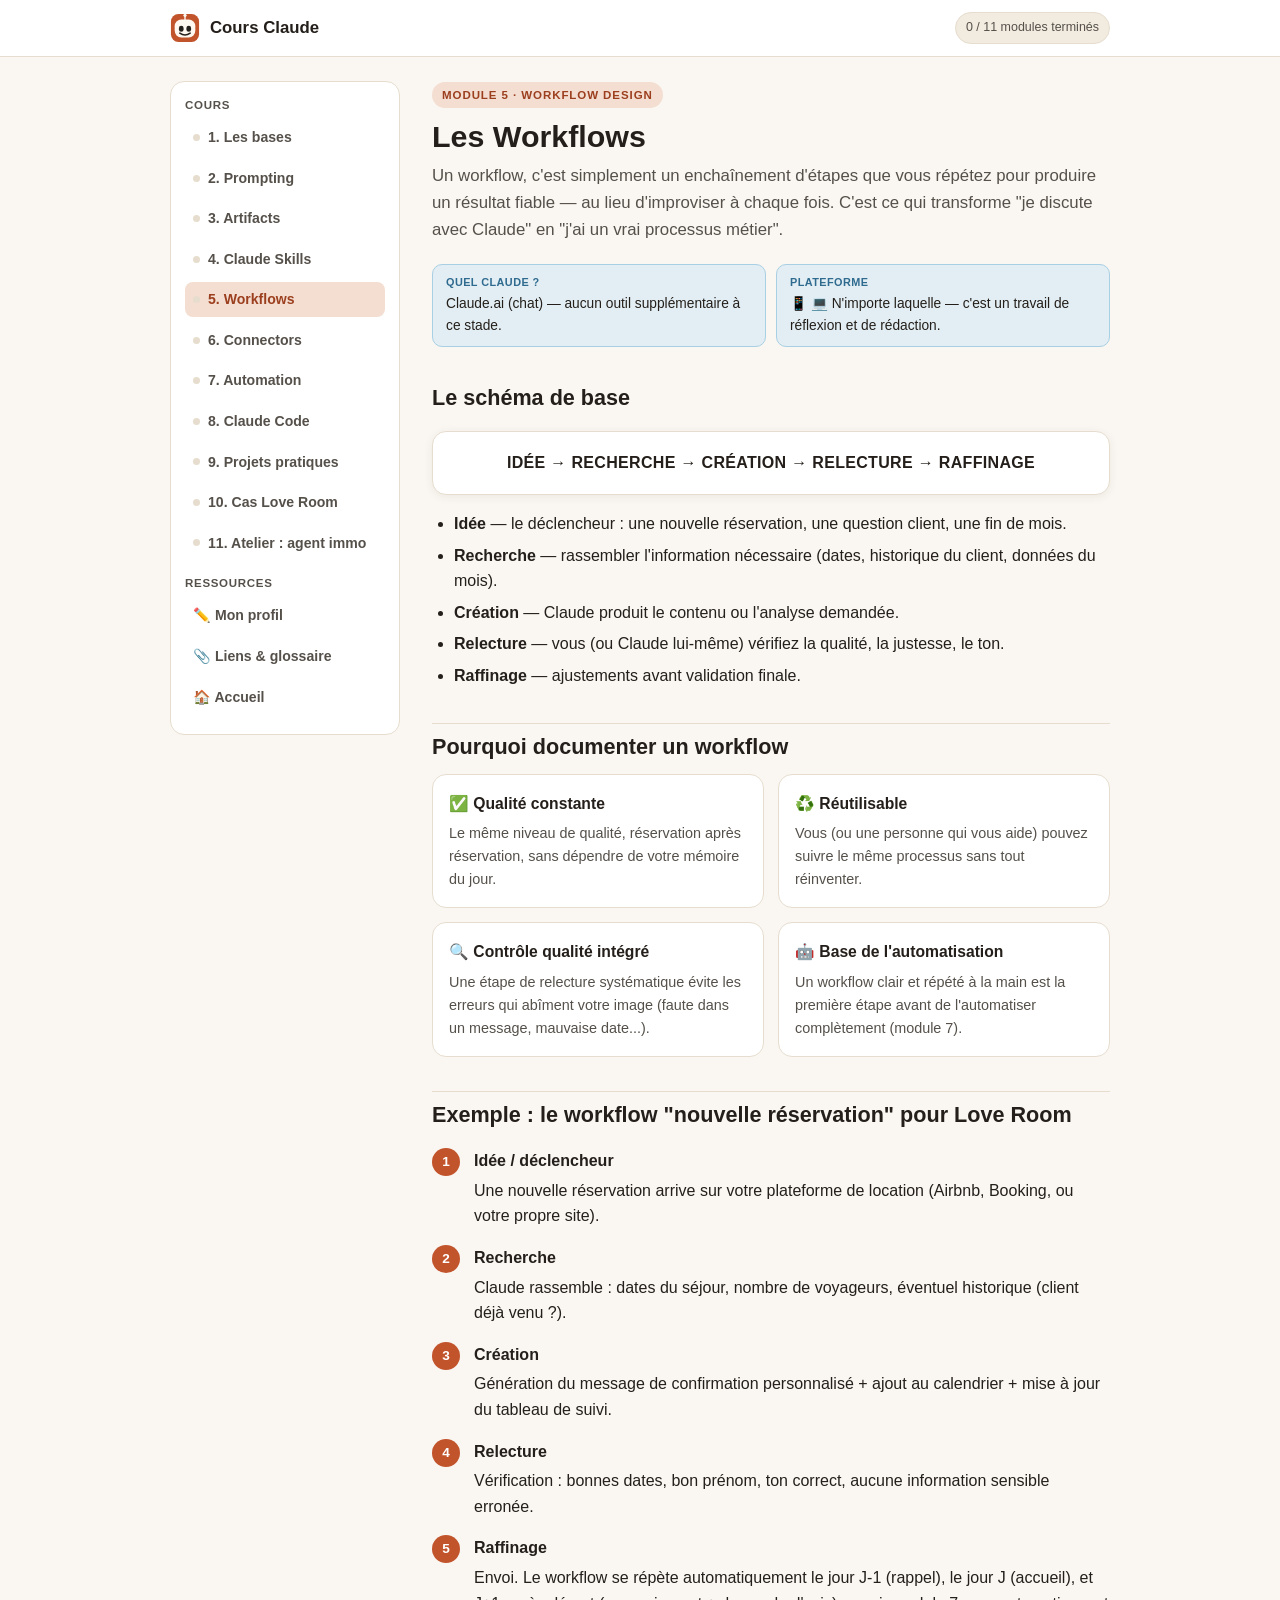
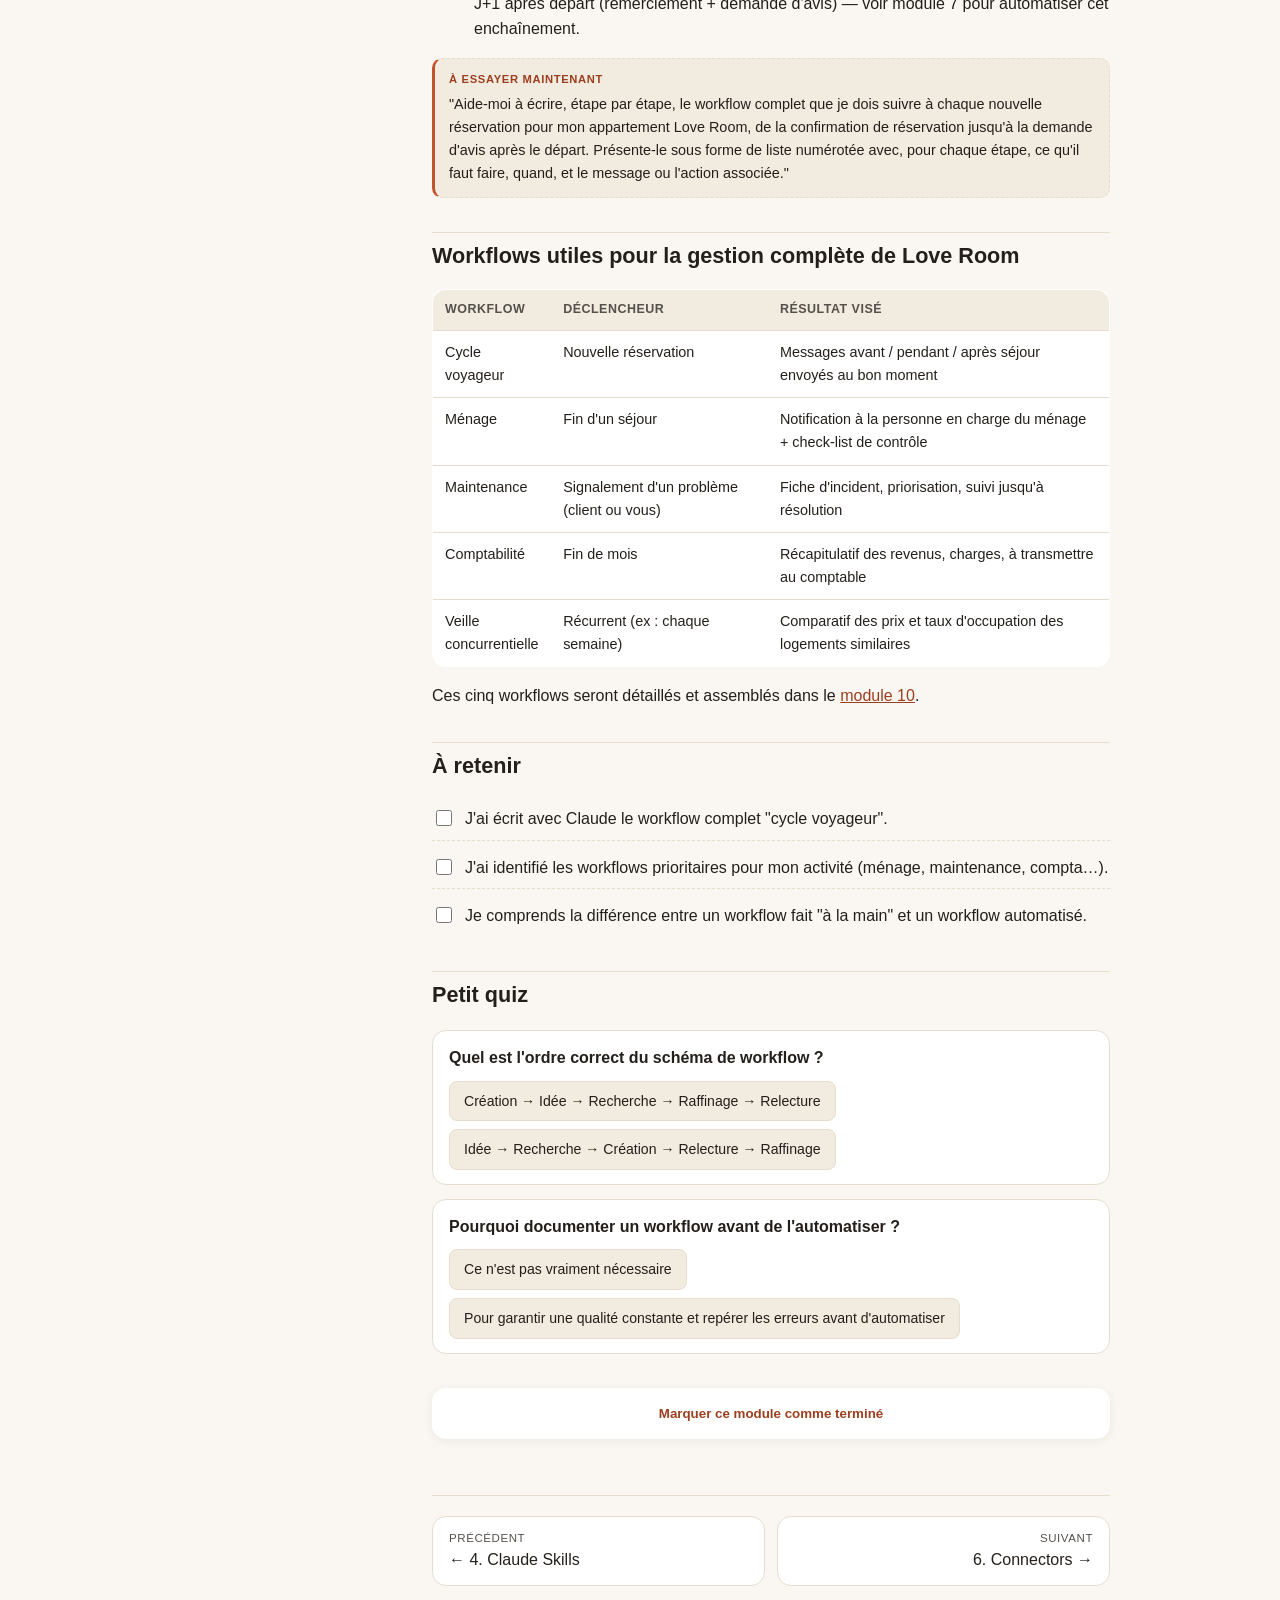
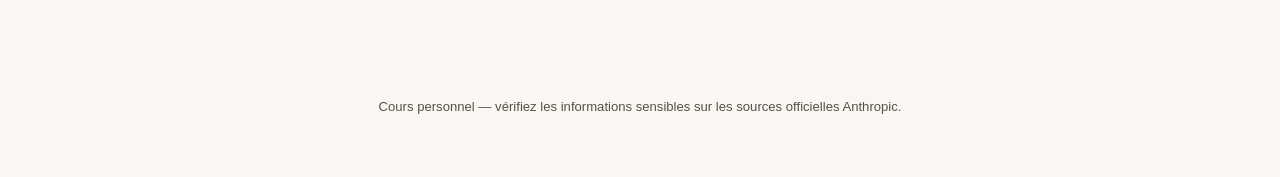
<file: 05-workflows.html>
<!DOCTYPE html>
<html lang="fr">
<head>
<meta charset="UTF-8">
<meta name="viewport" content="width=device-width, initial-scale=1.0">
<title>5. Workflows — Cours Claude</title>
<link rel="icon" href="assets/img/favicon.png?v=2" type="image/png">
<link rel="icon" href="assets/img/logo.svg?v=2" type="image/svg+xml">
<link rel="apple-touch-icon" href="assets/img/apple-touch-icon.png?v=2">
<link rel="manifest" href="manifest.json?v=2">
<meta name="theme-color" content="#c2542c">
<link rel="stylesheet" href="assets/css/style.css">
</head>
<body>

<header class="topbar">
  <div class="topbar-inner">
    <a class="brand" href="index.html"><img src="assets/img/logo.svg" class="logo" alt="Logo du cours"> Cours Claude</a>
    <div class="topnav"><span class="progress-pill" data-progress-pill></span></div>
  </div>
</header>

<div class="layout">
  <aside class="sidebar">
    <h4>Cours</h4>
    <ul>
      <li><a href="01-bases.html" data-module="bases"><span class="dot"></span>1. Les bases</a></li>
      <li><a href="02-prompting.html" data-module="prompting"><span class="dot"></span>2. Prompting</a></li>
      <li><a href="03-artifacts.html" data-module="artifacts"><span class="dot"></span>3. Artifacts</a></li>
      <li><a href="04-skills.html" data-module="skills"><span class="dot"></span>4. Claude Skills</a></li>
      <li><a href="05-workflows.html" data-module="workflows" class="active"><span class="dot"></span>5. Workflows</a></li>
      <li><a href="06-connectors.html" data-module="connectors"><span class="dot"></span>6. Connectors</a></li>
      <li><a href="07-automation.html" data-module="automation"><span class="dot"></span>7. Automation</a></li>
      <li><a href="08-claude-code.html" data-module="code"><span class="dot"></span>8. Claude Code</a></li>
      <li><a href="09-projets-pratiques.html" data-module="pratique"><span class="dot"></span>9. Projets pratiques</a></li>
      <li><a href="10-business-loveroom.html" data-module="loveroom"><span class="dot"></span>10. Cas Love Room</a></li>
      <li><a href="12-agent-immobilier.html" data-module="immobilier"><span class="dot"></span>11. Atelier : agent immo</a></li>
    </ul>
    <h4>Ressources</h4>
    <ul>
      <li><a href="profil.html">✏️ Mon profil</a></li>
      <li><a href="11-ressources.html">📎 Liens &amp; glossaire</a></li>
      <li><a href="index.html">🏠 Accueil</a></li>
    </ul>
  </aside>

  <main class="content">
    <span class="eyebrow">Module 5 · Workflow design</span>
    <h1>Les Workflows</h1>
    <p class="lede">Un workflow, c'est simplement un enchaînement d'étapes que vous répétez pour produire un résultat fiable — au lieu d'improviser à chaque fois. C'est ce qui transforme "je discute avec Claude" en "j'ai un vrai processus métier".</p>

    <div class="modinfo">
      <div class="modinfo-item"><span class="modinfo-label">Quel Claude ?</span>Claude.ai (chat) — aucun outil supplémentaire à ce stade.</div>
      <div class="modinfo-item"><span class="modinfo-label">Plateforme</span>📱 💻 N'importe laquelle — c'est un travail de réflexion et de rédaction.</div>
    </div>

    <h2>Le schéma de base</h2>
    <div class="card" style="text-align:center; font-weight:700; letter-spacing:0.02em;">
      IDÉE → RECHERCHE → CRÉATION → RELECTURE → RAFFINAGE
    </div>
    <ul>
      <li><strong>Idée</strong> — le déclencheur : une nouvelle réservation, une question client, une fin de mois.</li>
      <li><strong>Recherche</strong> — rassembler l'information nécessaire (dates, historique du client, données du mois).</li>
      <li><strong>Création</strong> — Claude produit le contenu ou l'analyse demandée.</li>
      <li><strong>Relecture</strong> — vous (ou Claude lui-même) vérifiez la qualité, la justesse, le ton.</li>
      <li><strong>Raffinage</strong> — ajustements avant validation finale.</li>
    </ul>

    <h2>Pourquoi documenter un workflow</h2>
    <div class="grid-2">
      <div class="tile"><h4>✅ Qualité constante</h4><p>Le même niveau de qualité, réservation après réservation, sans dépendre de votre mémoire du jour.</p></div>
      <div class="tile"><h4>♻️ Réutilisable</h4><p>Vous (ou une personne qui vous aide) pouvez suivre le même processus sans tout réinventer.</p></div>
      <div class="tile"><h4>🔍 Contrôle qualité intégré</h4><p>Une étape de relecture systématique évite les erreurs qui abîment votre image (faute dans un message, mauvaise date...).</p></div>
      <div class="tile"><h4>🤖 Base de l'automatisation</h4><p>Un workflow clair et répété à la main est la première étape avant de l'automatiser complètement (module 7).</p></div>
    </div>

    <h2>Exemple : le workflow "nouvelle réservation" pour Love Room</h2>
    <div class="steps">
      <li><h4>Idée / déclencheur</h4><p>Une nouvelle réservation arrive sur votre plateforme de location (Airbnb, Booking, ou votre propre site).</p></li>
      <li><h4>Recherche</h4><p>Claude rassemble : dates du séjour, nombre de voyageurs, éventuel historique (client déjà venu ?).</p></li>
      <li><h4>Création</h4><p>Génération du message de confirmation personnalisé + ajout au calendrier + mise à jour du tableau de suivi.</p></li>
      <li><h4>Relecture</h4><p>Vérification : bonnes dates, bon prénom, ton correct, aucune information sensible erronée.</p></li>
      <li><h4>Raffinage</h4><p>Envoi. Le workflow se répète automatiquement le jour J-1 (rappel), le jour J (accueil), et J+1 après départ (remerciement + demande d'avis) — voir module 7 pour automatiser cet enchaînement.</p></li>
    </div>

    <div class="promptbox">
      <span class="label">À essayer maintenant</span>
      "Aide-moi à écrire, étape par étape, le workflow complet que je dois suivre à chaque nouvelle réservation pour mon appartement Love Room, de la confirmation de réservation jusqu'à la demande d'avis après le départ. Présente-le sous forme de liste numérotée avec, pour chaque étape, ce qu'il faut faire, quand, et le message ou l'action associée."
    </div>

    <h2>Workflows utiles pour la gestion complète de Love Room</h2>
    <table>
      <tr><th>Workflow</th><th>Déclencheur</th><th>Résultat visé</th></tr>
      <tr><td>Cycle voyageur</td><td>Nouvelle réservation</td><td>Messages avant / pendant / après séjour envoyés au bon moment</td></tr>
      <tr><td>Ménage</td><td>Fin d'un séjour</td><td>Notification à la personne en charge du ménage + check-list de contrôle</td></tr>
      <tr><td>Maintenance</td><td>Signalement d'un problème (client ou vous)</td><td>Fiche d'incident, priorisation, suivi jusqu'à résolution</td></tr>
      <tr><td>Comptabilité</td><td>Fin de mois</td><td>Récapitulatif des revenus, charges, à transmettre au comptable</td></tr>
      <tr><td>Veille concurrentielle</td><td>Récurrent (ex : chaque semaine)</td><td>Comparatif des prix et taux d'occupation des logements similaires</td></tr>
    </table>
    <p>Ces cinq workflows seront détaillés et assemblés dans le <a href="10-business-loveroom.html">module 10</a>.</p>

    <h2>À retenir</h2>
    <ul class="checklist" data-checklist="workflows">
      <li><input type="checkbox" id="w1"><label for="w1">J'ai écrit avec Claude le workflow complet "cycle voyageur".</label></li>
      <li><input type="checkbox" id="w2"><label for="w2">J'ai identifié les workflows prioritaires pour mon activité (ménage, maintenance, compta…).</label></li>
      <li><input type="checkbox" id="w3"><label for="w3">Je comprends la différence entre un workflow fait "à la main" et un workflow automatisé.</label></li>
    </ul>

    <h2>Petit quiz</h2>
    <div class="quiz">
      <div class="quiz-q" data-qid="workflows-1" data-answer="b" data-explain="Le schéma est : Idée → Recherche → Création → Relecture → Raffinage.">
        <p class="quiz-question">Quel est l'ordre correct du schéma de workflow ?</p>
        <div class="quiz-options">
          <button class="quiz-opt" data-choice="a">Création → Idée → Recherche → Raffinage → Relecture</button>
          <button class="quiz-opt" data-choice="b">Idée → Recherche → Création → Relecture → Raffinage</button>
        </div>
        <p class="quiz-feedback"></p>
      </div>
      <div class="quiz-q" data-qid="workflows-2" data-answer="b" data-explain="Un workflow fiable et documenté est la base indispensable avant de l'automatiser (module suivant).">
        <p class="quiz-question">Pourquoi documenter un workflow avant de l'automatiser ?</p>
        <div class="quiz-options">
          <button class="quiz-opt" data-choice="a">Ce n'est pas vraiment nécessaire</button>
          <button class="quiz-opt" data-choice="b">Pour garantir une qualité constante et repérer les erreurs avant d'automatiser</button>
        </div>
        <p class="quiz-feedback"></p>
      </div>
    </div>

    <button data-mark-done="workflows" class="card" style="cursor:pointer; border:none; width:100%; text-align:center; font-weight:700; color:var(--accent-dark);">Marquer ce module comme terminé</button>

    <div class="pager">
      <a href="04-skills.html"><span class="pager-label">Précédent</span>← 4. Claude Skills</a>
      <a class="next" href="06-connectors.html"><span class="pager-label">Suivant</span>6. Connectors →</a>
    </div>
  </main>
</div>

<footer class="sitefoot">Cours personnel — vérifiez les informations sensibles sur les sources officielles Anthropic.</footer>
<script src="assets/js/app.js"></script>
</body>
</html>
</file>
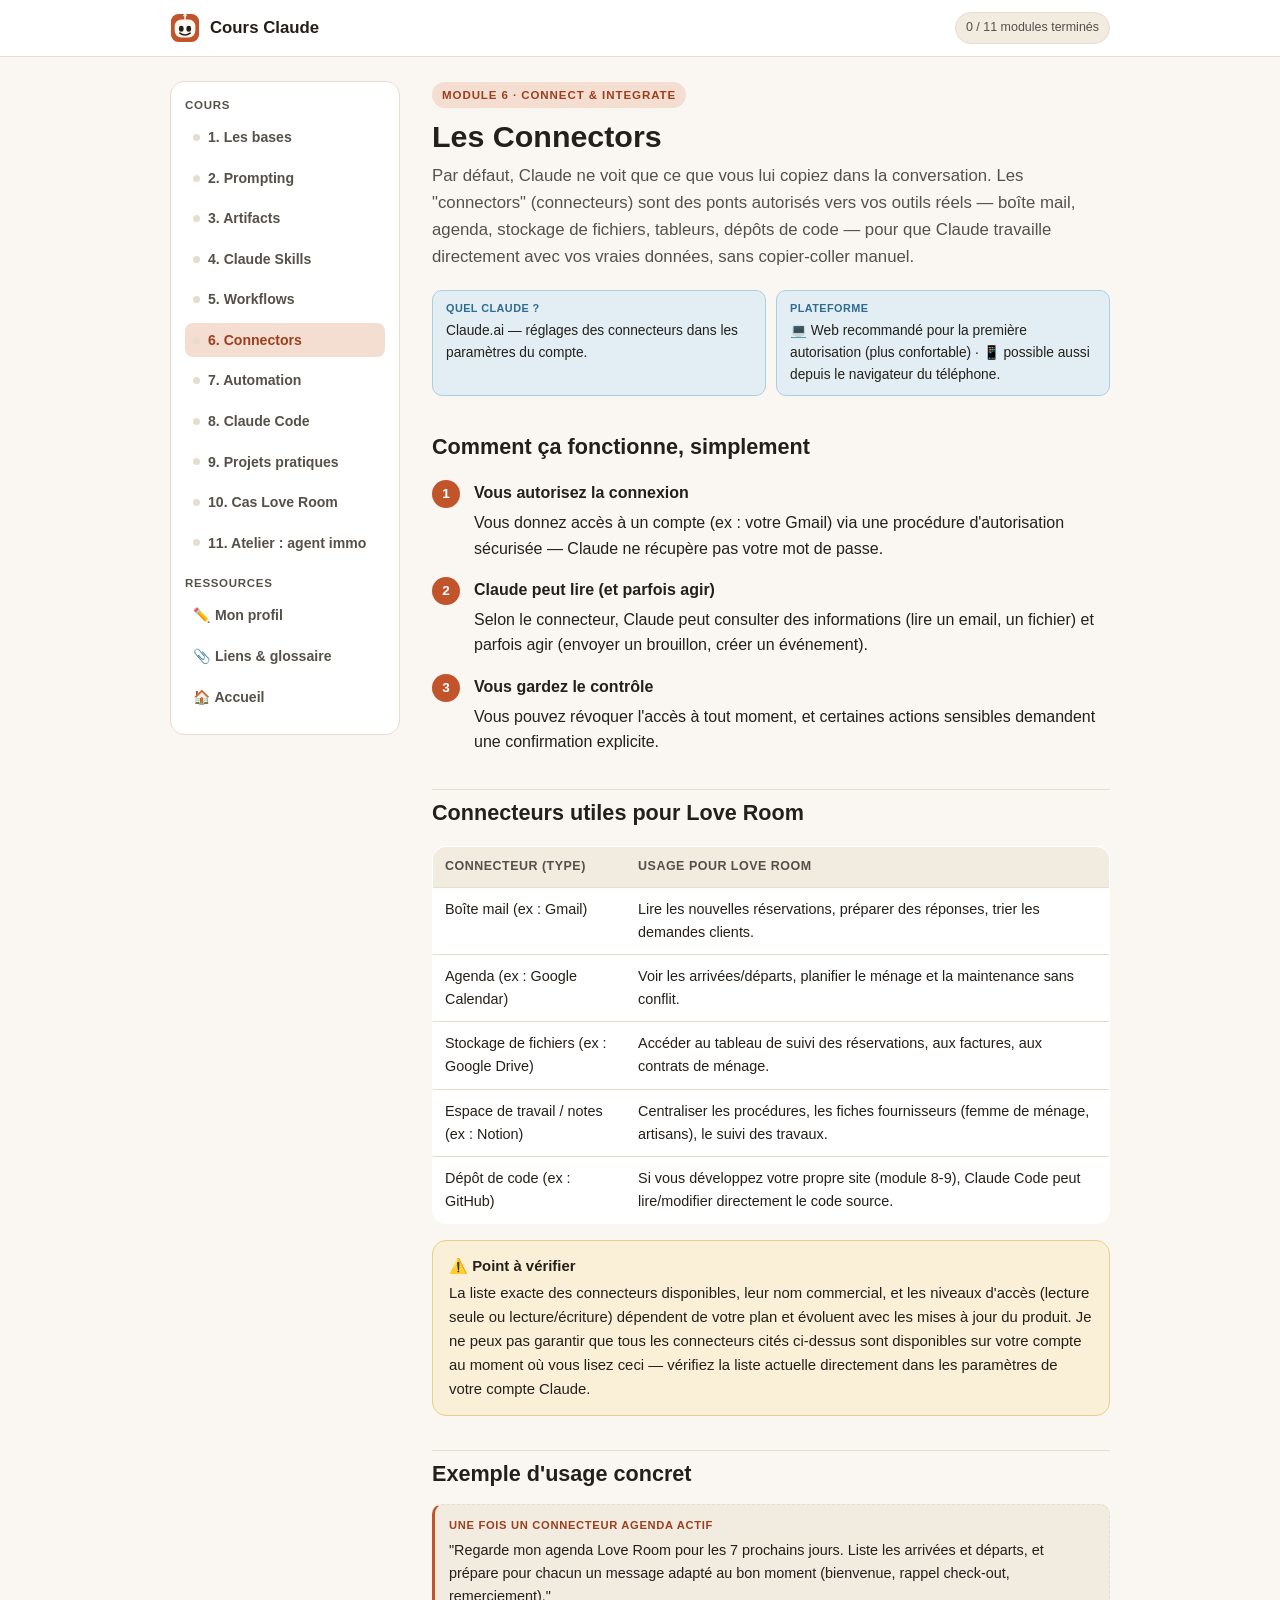
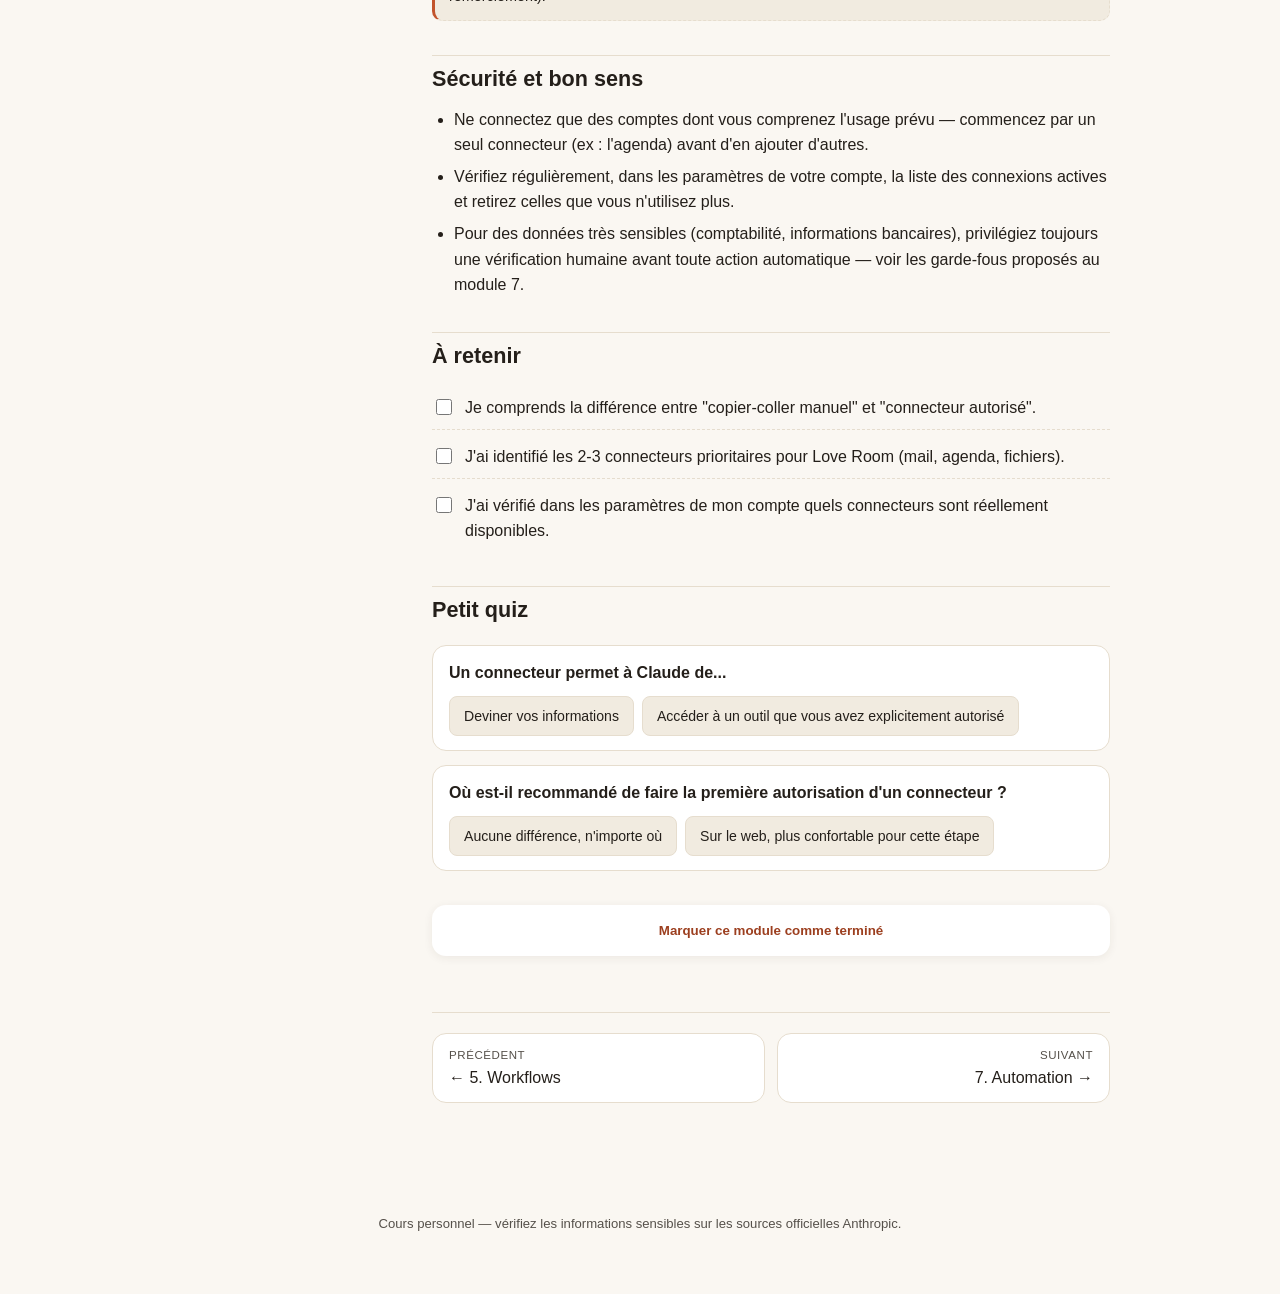
<file: 06-connectors.html>
<!DOCTYPE html>
<html lang="fr">
<head>
<meta charset="UTF-8">
<meta name="viewport" content="width=device-width, initial-scale=1.0">
<title>6. Connectors — Cours Claude</title>
<link rel="icon" href="assets/img/favicon.png?v=2" type="image/png">
<link rel="icon" href="assets/img/logo.svg?v=2" type="image/svg+xml">
<link rel="apple-touch-icon" href="assets/img/apple-touch-icon.png?v=2">
<link rel="manifest" href="manifest.json?v=2">
<meta name="theme-color" content="#c2542c">
<link rel="stylesheet" href="assets/css/style.css">
</head>
<body>

<header class="topbar">
  <div class="topbar-inner">
    <a class="brand" href="index.html"><img src="assets/img/logo.svg" class="logo" alt="Logo du cours"> Cours Claude</a>
    <div class="topnav"><span class="progress-pill" data-progress-pill></span></div>
  </div>
</header>

<div class="layout">
  <aside class="sidebar">
    <h4>Cours</h4>
    <ul>
      <li><a href="01-bases.html" data-module="bases"><span class="dot"></span>1. Les bases</a></li>
      <li><a href="02-prompting.html" data-module="prompting"><span class="dot"></span>2. Prompting</a></li>
      <li><a href="03-artifacts.html" data-module="artifacts"><span class="dot"></span>3. Artifacts</a></li>
      <li><a href="04-skills.html" data-module="skills"><span class="dot"></span>4. Claude Skills</a></li>
      <li><a href="05-workflows.html" data-module="workflows"><span class="dot"></span>5. Workflows</a></li>
      <li><a href="06-connectors.html" data-module="connectors" class="active"><span class="dot"></span>6. Connectors</a></li>
      <li><a href="07-automation.html" data-module="automation"><span class="dot"></span>7. Automation</a></li>
      <li><a href="08-claude-code.html" data-module="code"><span class="dot"></span>8. Claude Code</a></li>
      <li><a href="09-projets-pratiques.html" data-module="pratique"><span class="dot"></span>9. Projets pratiques</a></li>
      <li><a href="10-business-loveroom.html" data-module="loveroom"><span class="dot"></span>10. Cas Love Room</a></li>
      <li><a href="12-agent-immobilier.html" data-module="immobilier"><span class="dot"></span>11. Atelier : agent immo</a></li>
    </ul>
    <h4>Ressources</h4>
    <ul>
      <li><a href="profil.html">✏️ Mon profil</a></li>
      <li><a href="11-ressources.html">📎 Liens &amp; glossaire</a></li>
      <li><a href="index.html">🏠 Accueil</a></li>
    </ul>
  </aside>

  <main class="content">
    <span class="eyebrow">Module 6 · Connect &amp; integrate</span>
    <h1>Les Connectors</h1>
    <p class="lede">Par défaut, Claude ne voit que ce que vous lui copiez dans la conversation. Les "connectors" (connecteurs) sont des ponts autorisés vers vos outils réels — boîte mail, agenda, stockage de fichiers, tableurs, dépôts de code — pour que Claude travaille directement avec vos vraies données, sans copier-coller manuel.</p>

    <div class="modinfo">
      <div class="modinfo-item"><span class="modinfo-label">Quel Claude ?</span>Claude.ai — réglages des connecteurs dans les paramètres du compte.</div>
      <div class="modinfo-item"><span class="modinfo-label">Plateforme</span>💻 Web recommandé pour la première autorisation (plus confortable) · 📱 possible aussi depuis le navigateur du téléphone.</div>
    </div>

    <h2>Comment ça fonctionne, simplement</h2>
    <div class="steps">
      <li><h4>Vous autorisez la connexion</h4><p>Vous donnez accès à un compte (ex : votre Gmail) via une procédure d'autorisation sécurisée — Claude ne récupère pas votre mot de passe.</p></li>
      <li><h4>Claude peut lire (et parfois agir)</h4><p>Selon le connecteur, Claude peut consulter des informations (lire un email, un fichier) et parfois agir (envoyer un brouillon, créer un événement).</p></li>
      <li><h4>Vous gardez le contrôle</h4><p>Vous pouvez révoquer l'accès à tout moment, et certaines actions sensibles demandent une confirmation explicite.</p></li>
    </div>

    <h2>Connecteurs utiles pour Love Room</h2>
    <table>
      <tr><th>Connecteur (type)</th><th>Usage pour Love Room</th></tr>
      <tr><td>Boîte mail (ex : Gmail)</td><td>Lire les nouvelles réservations, préparer des réponses, trier les demandes clients.</td></tr>
      <tr><td>Agenda (ex : Google Calendar)</td><td>Voir les arrivées/départs, planifier le ménage et la maintenance sans conflit.</td></tr>
      <tr><td>Stockage de fichiers (ex : Google Drive)</td><td>Accéder au tableau de suivi des réservations, aux factures, aux contrats de ménage.</td></tr>
      <tr><td>Espace de travail / notes (ex : Notion)</td><td>Centraliser les procédures, les fiches fournisseurs (femme de ménage, artisans), le suivi des travaux.</td></tr>
      <tr><td>Dépôt de code (ex : GitHub)</td><td>Si vous développez votre propre site (module 8-9), Claude Code peut lire/modifier directement le code source.</td></tr>
    </table>

    <div class="callout uncertain">
      <strong>Point à vérifier</strong>
      La liste exacte des connecteurs disponibles, leur nom commercial, et les niveaux d'accès (lecture seule ou lecture/écriture) dépendent de votre plan et évoluent avec les mises à jour du produit. Je ne peux pas garantir que tous les connecteurs cités ci-dessus sont disponibles sur votre compte au moment où vous lisez ceci — vérifiez la liste actuelle directement dans les paramètres de votre compte Claude.
    </div>

    <h2>Exemple d'usage concret</h2>
    <div class="promptbox">
      <span class="label">Une fois un connecteur agenda actif</span>
      "Regarde mon agenda Love Room pour les 7 prochains jours. Liste les arrivées et départs, et prépare pour chacun un message adapté au bon moment (bienvenue, rappel check-out, remerciement)."
    </div>

    <h2>Sécurité et bon sens</h2>
    <ul>
      <li>Ne connectez que des comptes dont vous comprenez l'usage prévu — commencez par un seul connecteur (ex : l'agenda) avant d'en ajouter d'autres.</li>
      <li>Vérifiez régulièrement, dans les paramètres de votre compte, la liste des connexions actives et retirez celles que vous n'utilisez plus.</li>
      <li>Pour des données très sensibles (comptabilité, informations bancaires), privilégiez toujours une vérification humaine avant toute action automatique — voir les garde-fous proposés au module 7.</li>
    </ul>

    <h2>À retenir</h2>
    <ul class="checklist" data-checklist="connectors">
      <li><input type="checkbox" id="c1"><label for="c1">Je comprends la différence entre "copier-coller manuel" et "connecteur autorisé".</label></li>
      <li><input type="checkbox" id="c2"><label for="c2">J'ai identifié les 2-3 connecteurs prioritaires pour Love Room (mail, agenda, fichiers).</label></li>
      <li><input type="checkbox" id="c3"><label for="c3">J'ai vérifié dans les paramètres de mon compte quels connecteurs sont réellement disponibles.</label></li>
    </ul>

    <h2>Petit quiz</h2>
    <div class="quiz">
      <div class="quiz-q" data-qid="connectors-1" data-answer="b" data-explain="Un connecteur est une autorisation explicite que vous donnez — Claude ne devine jamais vos données sans y avoir accès.">
        <p class="quiz-question">Un connecteur permet à Claude de...</p>
        <div class="quiz-options">
          <button class="quiz-opt" data-choice="a">Deviner vos informations</button>
          <button class="quiz-opt" data-choice="b">Accéder à un outil que vous avez explicitement autorisé</button>
        </div>
        <p class="quiz-feedback"></p>
      </div>
      <div class="quiz-q" data-qid="connectors-2" data-answer="b" data-explain="L'écran plus grand du web rend la procédure d'autorisation plus confortable, même si le mobile fonctionne aussi.">
        <p class="quiz-question">Où est-il recommandé de faire la première autorisation d'un connecteur ?</p>
        <div class="quiz-options">
          <button class="quiz-opt" data-choice="a">Aucune différence, n'importe où</button>
          <button class="quiz-opt" data-choice="b">Sur le web, plus confortable pour cette étape</button>
        </div>
        <p class="quiz-feedback"></p>
      </div>
    </div>

    <button data-mark-done="connectors" class="card" style="cursor:pointer; border:none; width:100%; text-align:center; font-weight:700; color:var(--accent-dark);">Marquer ce module comme terminé</button>

    <div class="pager">
      <a href="05-workflows.html"><span class="pager-label">Précédent</span>← 5. Workflows</a>
      <a class="next" href="07-automation.html"><span class="pager-label">Suivant</span>7. Automation →</a>
    </div>
  </main>
</div>

<footer class="sitefoot">Cours personnel — vérifiez les informations sensibles sur les sources officielles Anthropic.</footer>
<script src="assets/js/app.js"></script>
</body>
</html>
</file>
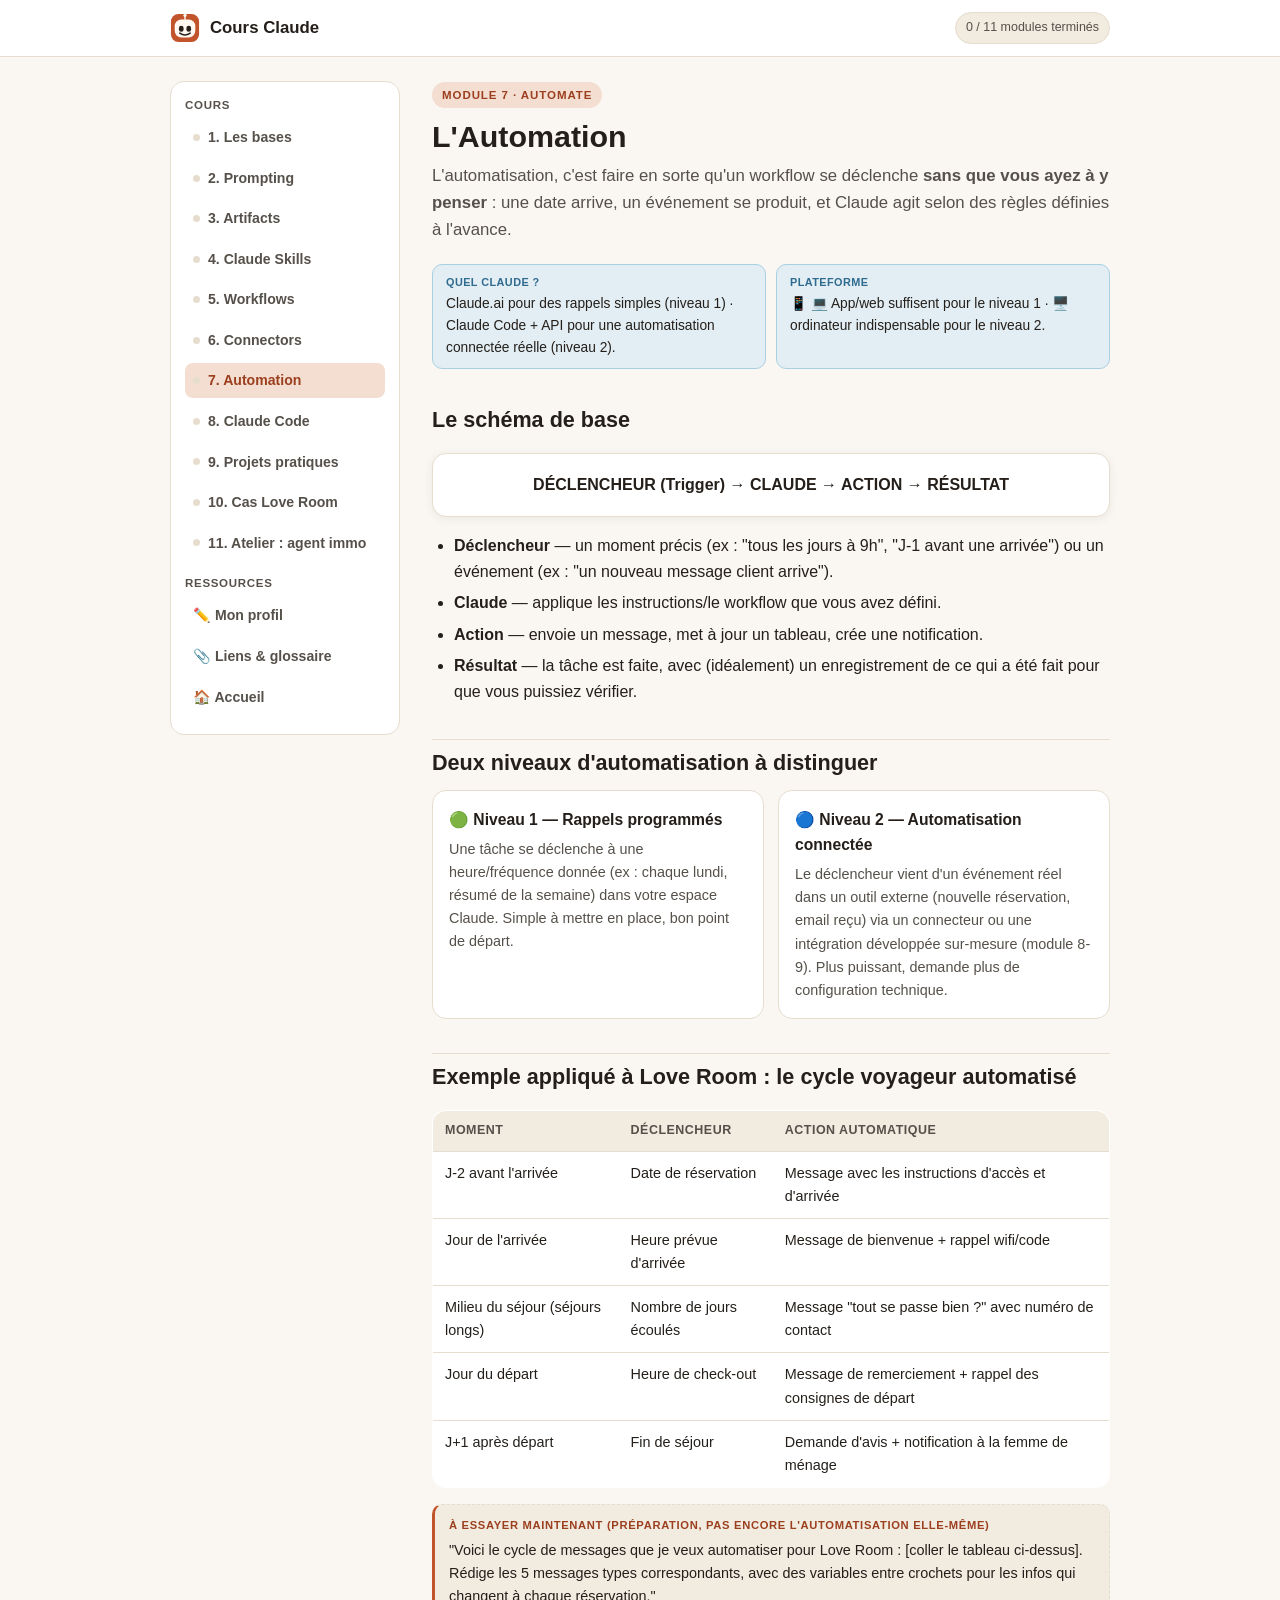
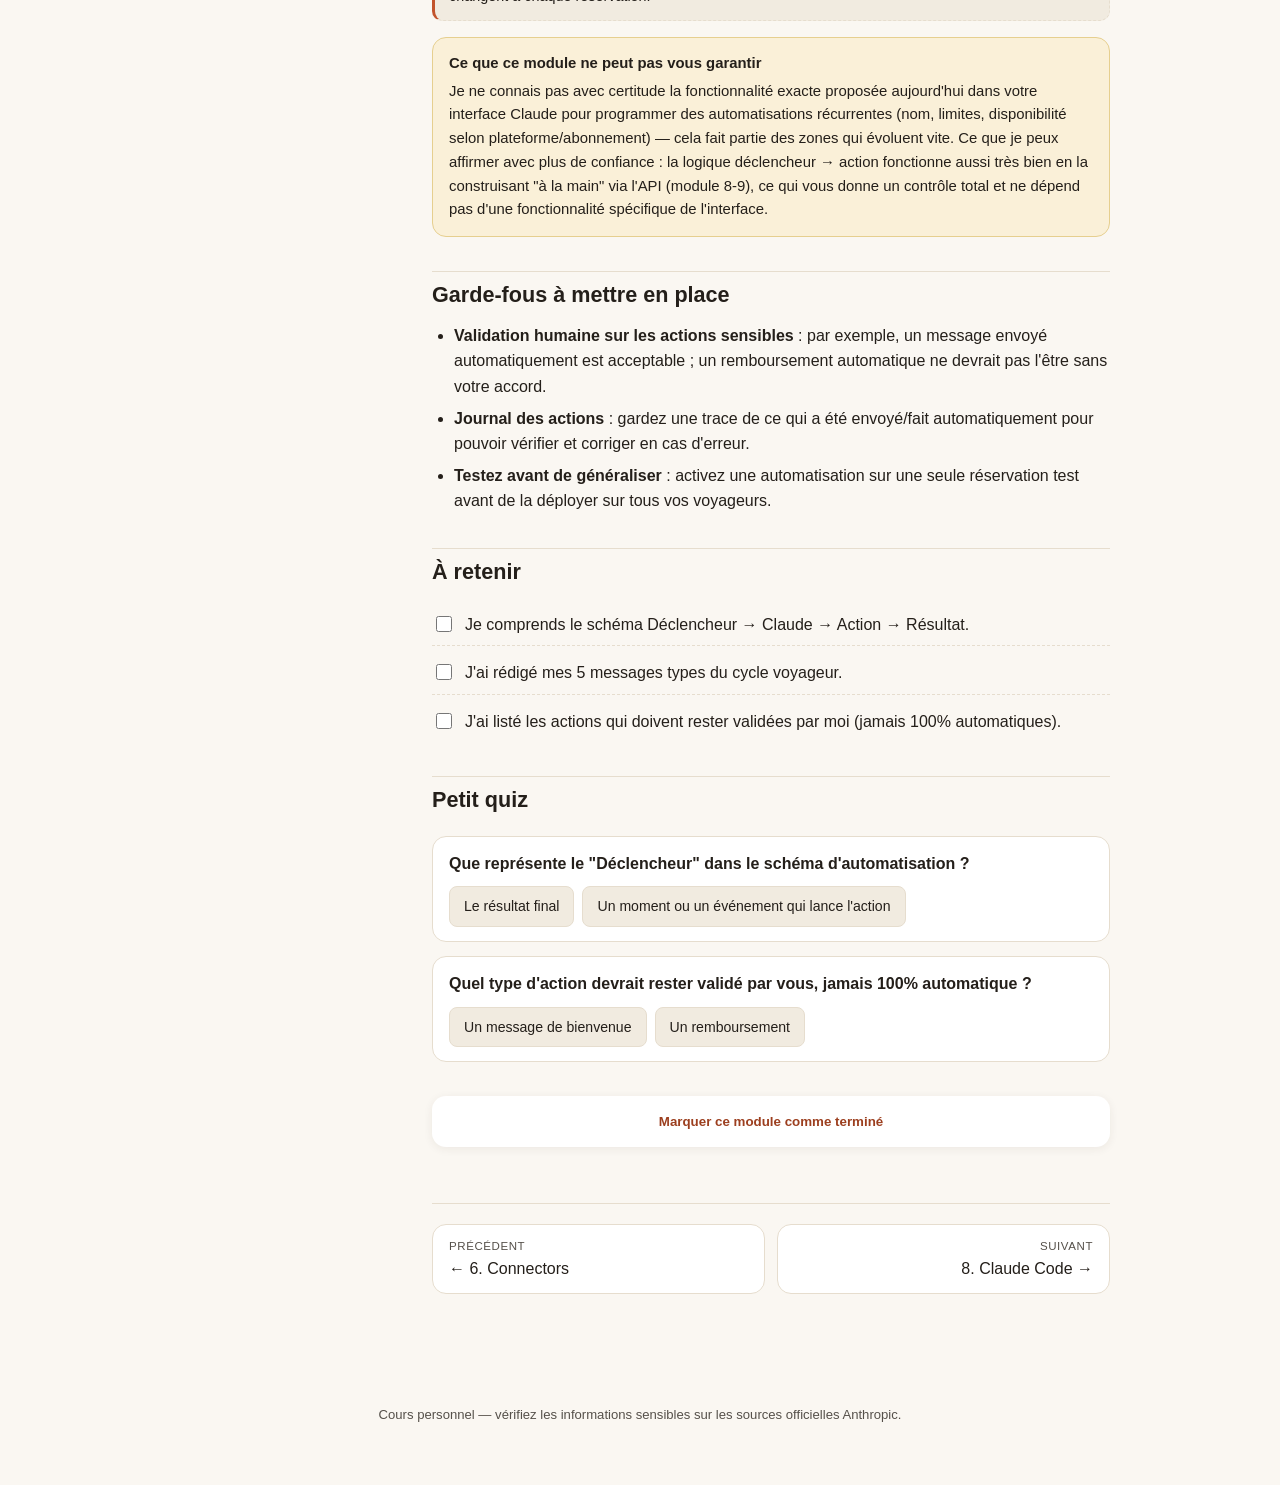
<file: 07-automation.html>
<!DOCTYPE html>
<html lang="fr">
<head>
<meta charset="UTF-8">
<meta name="viewport" content="width=device-width, initial-scale=1.0">
<title>7. Automation — Cours Claude</title>
<link rel="icon" href="assets/img/favicon.png?v=2" type="image/png">
<link rel="icon" href="assets/img/logo.svg?v=2" type="image/svg+xml">
<link rel="apple-touch-icon" href="assets/img/apple-touch-icon.png?v=2">
<link rel="manifest" href="manifest.json?v=2">
<meta name="theme-color" content="#c2542c">
<link rel="stylesheet" href="assets/css/style.css">
</head>
<body>

<header class="topbar">
  <div class="topbar-inner">
    <a class="brand" href="index.html"><img src="assets/img/logo.svg" class="logo" alt="Logo du cours"> Cours Claude</a>
    <div class="topnav"><span class="progress-pill" data-progress-pill></span></div>
  </div>
</header>

<div class="layout">
  <aside class="sidebar">
    <h4>Cours</h4>
    <ul>
      <li><a href="01-bases.html" data-module="bases"><span class="dot"></span>1. Les bases</a></li>
      <li><a href="02-prompting.html" data-module="prompting"><span class="dot"></span>2. Prompting</a></li>
      <li><a href="03-artifacts.html" data-module="artifacts"><span class="dot"></span>3. Artifacts</a></li>
      <li><a href="04-skills.html" data-module="skills"><span class="dot"></span>4. Claude Skills</a></li>
      <li><a href="05-workflows.html" data-module="workflows"><span class="dot"></span>5. Workflows</a></li>
      <li><a href="06-connectors.html" data-module="connectors"><span class="dot"></span>6. Connectors</a></li>
      <li><a href="07-automation.html" data-module="automation" class="active"><span class="dot"></span>7. Automation</a></li>
      <li><a href="08-claude-code.html" data-module="code"><span class="dot"></span>8. Claude Code</a></li>
      <li><a href="09-projets-pratiques.html" data-module="pratique"><span class="dot"></span>9. Projets pratiques</a></li>
      <li><a href="10-business-loveroom.html" data-module="loveroom"><span class="dot"></span>10. Cas Love Room</a></li>
      <li><a href="12-agent-immobilier.html" data-module="immobilier"><span class="dot"></span>11. Atelier : agent immo</a></li>
    </ul>
    <h4>Ressources</h4>
    <ul>
      <li><a href="profil.html">✏️ Mon profil</a></li>
      <li><a href="11-ressources.html">📎 Liens &amp; glossaire</a></li>
      <li><a href="index.html">🏠 Accueil</a></li>
    </ul>
  </aside>

  <main class="content">
    <span class="eyebrow">Module 7 · Automate</span>
    <h1>L'Automation</h1>
    <p class="lede">L'automatisation, c'est faire en sorte qu'un workflow se déclenche <strong>sans que vous ayez à y penser</strong> : une date arrive, un événement se produit, et Claude agit selon des règles définies à l'avance.</p>

    <div class="modinfo">
      <div class="modinfo-item"><span class="modinfo-label">Quel Claude ?</span>Claude.ai pour des rappels simples (niveau 1) · Claude Code + API pour une automatisation connectée réelle (niveau 2).</div>
      <div class="modinfo-item"><span class="modinfo-label">Plateforme</span>📱 💻 App/web suffisent pour le niveau 1 · 🖥️ ordinateur indispensable pour le niveau 2.</div>
    </div>

    <h2>Le schéma de base</h2>
    <div class="card" style="text-align:center; font-weight:700;">
      DÉCLENCHEUR (Trigger) → CLAUDE → ACTION → RÉSULTAT
    </div>
    <ul>
      <li><strong>Déclencheur</strong> — un moment précis (ex : "tous les jours à 9h", "J-1 avant une arrivée") ou un événement (ex : "un nouveau message client arrive").</li>
      <li><strong>Claude</strong> — applique les instructions/le workflow que vous avez défini.</li>
      <li><strong>Action</strong> — envoie un message, met à jour un tableau, crée une notification.</li>
      <li><strong>Résultat</strong> — la tâche est faite, avec (idéalement) un enregistrement de ce qui a été fait pour que vous puissiez vérifier.</li>
    </ul>

    <h2>Deux niveaux d'automatisation à distinguer</h2>
    <div class="grid-2">
      <div class="tile">
        <h4>🟢 Niveau 1 — Rappels programmés</h4>
        <p>Une tâche se déclenche à une heure/fréquence donnée (ex : chaque lundi, résumé de la semaine) dans votre espace Claude. Simple à mettre en place, bon point de départ.</p>
      </div>
      <div class="tile">
        <h4>🔵 Niveau 2 — Automatisation connectée</h4>
        <p>Le déclencheur vient d'un événement réel dans un outil externe (nouvelle réservation, email reçu) via un connecteur ou une intégration développée sur-mesure (module 8-9). Plus puissant, demande plus de configuration technique.</p>
      </div>
    </div>

    <h2>Exemple appliqué à Love Room : le cycle voyageur automatisé</h2>
    <table>
      <tr><th>Moment</th><th>Déclencheur</th><th>Action automatique</th></tr>
      <tr><td>J-2 avant l'arrivée</td><td>Date de réservation</td><td>Message avec les instructions d'accès et d'arrivée</td></tr>
      <tr><td>Jour de l'arrivée</td><td>Heure prévue d'arrivée</td><td>Message de bienvenue + rappel wifi/code</td></tr>
      <tr><td>Milieu du séjour (séjours longs)</td><td>Nombre de jours écoulés</td><td>Message "tout se passe bien ?" avec numéro de contact</td></tr>
      <tr><td>Jour du départ</td><td>Heure de check-out</td><td>Message de remerciement + rappel des consignes de départ</td></tr>
      <tr><td>J+1 après départ</td><td>Fin de séjour</td><td>Demande d'avis + notification à la femme de ménage</td></tr>
    </table>

    <div class="promptbox">
      <span class="label">À essayer maintenant (préparation, pas encore l'automatisation elle-même)</span>
      "Voici le cycle de messages que je veux automatiser pour Love Room : [coller le tableau ci-dessus]. Rédige les 5 messages types correspondants, avec des variables entre crochets pour les infos qui changent à chaque réservation."
    </div>

    <div class="callout warn">
      <strong>Ce que ce module ne peut pas vous garantir</strong>
      Je ne connais pas avec certitude la fonctionnalité exacte proposée aujourd'hui dans votre interface Claude pour programmer des automatisations récurrentes (nom, limites, disponibilité selon plateforme/abonnement) — cela fait partie des zones qui évoluent vite. Ce que je peux affirmer avec plus de confiance : la logique déclencheur → action fonctionne aussi très bien en la construisant "à la main" via l'API (module 8-9), ce qui vous donne un contrôle total et ne dépend pas d'une fonctionnalité spécifique de l'interface.
    </div>

    <h2>Garde-fous à mettre en place</h2>
    <ul>
      <li><strong>Validation humaine sur les actions sensibles</strong> : par exemple, un message envoyé automatiquement est acceptable ; un remboursement automatique ne devrait pas l'être sans votre accord.</li>
      <li><strong>Journal des actions</strong> : gardez une trace de ce qui a été envoyé/fait automatiquement pour pouvoir vérifier et corriger en cas d'erreur.</li>
      <li><strong>Testez avant de généraliser</strong> : activez une automatisation sur une seule réservation test avant de la déployer sur tous vos voyageurs.</li>
    </ul>

    <h2>À retenir</h2>
    <ul class="checklist" data-checklist="automation">
      <li><input type="checkbox" id="au1"><label for="au1">Je comprends le schéma Déclencheur → Claude → Action → Résultat.</label></li>
      <li><input type="checkbox" id="au2"><label for="au2">J'ai rédigé mes 5 messages types du cycle voyageur.</label></li>
      <li><input type="checkbox" id="au3"><label for="au3">J'ai listé les actions qui doivent rester validées par moi (jamais 100% automatiques).</label></li>
    </ul>

    <h2>Petit quiz</h2>
    <div class="quiz">
      <div class="quiz-q" data-qid="automation-1" data-answer="b" data-explain="Le déclencheur, c'est ce qui lance l'action (une date, un événement) — pas le résultat lui-même.">
        <p class="quiz-question">Que représente le "Déclencheur" dans le schéma d'automatisation ?</p>
        <div class="quiz-options">
          <button class="quiz-opt" data-choice="a">Le résultat final</button>
          <button class="quiz-opt" data-choice="b">Un moment ou un événement qui lance l'action</button>
        </div>
        <p class="quiz-feedback"></p>
      </div>
      <div class="quiz-q" data-qid="automation-2" data-answer="b" data-explain="Un remboursement touche à l'argent : ce type d'action sensible doit toujours rester validé par vous, contrairement à un message de bienvenue standard.">
        <p class="quiz-question">Quel type d'action devrait rester validé par vous, jamais 100% automatique ?</p>
        <div class="quiz-options">
          <button class="quiz-opt" data-choice="a">Un message de bienvenue</button>
          <button class="quiz-opt" data-choice="b">Un remboursement</button>
        </div>
        <p class="quiz-feedback"></p>
      </div>
    </div>

    <button data-mark-done="automation" class="card" style="cursor:pointer; border:none; width:100%; text-align:center; font-weight:700; color:var(--accent-dark);">Marquer ce module comme terminé</button>

    <div class="pager">
      <a href="06-connectors.html"><span class="pager-label">Précédent</span>← 6. Connectors</a>
      <a class="next" href="08-claude-code.html"><span class="pager-label">Suivant</span>8. Claude Code →</a>
    </div>
  </main>
</div>

<footer class="sitefoot">Cours personnel — vérifiez les informations sensibles sur les sources officielles Anthropic.</footer>
<script src="assets/js/app.js"></script>
</body>
</html>
</file>
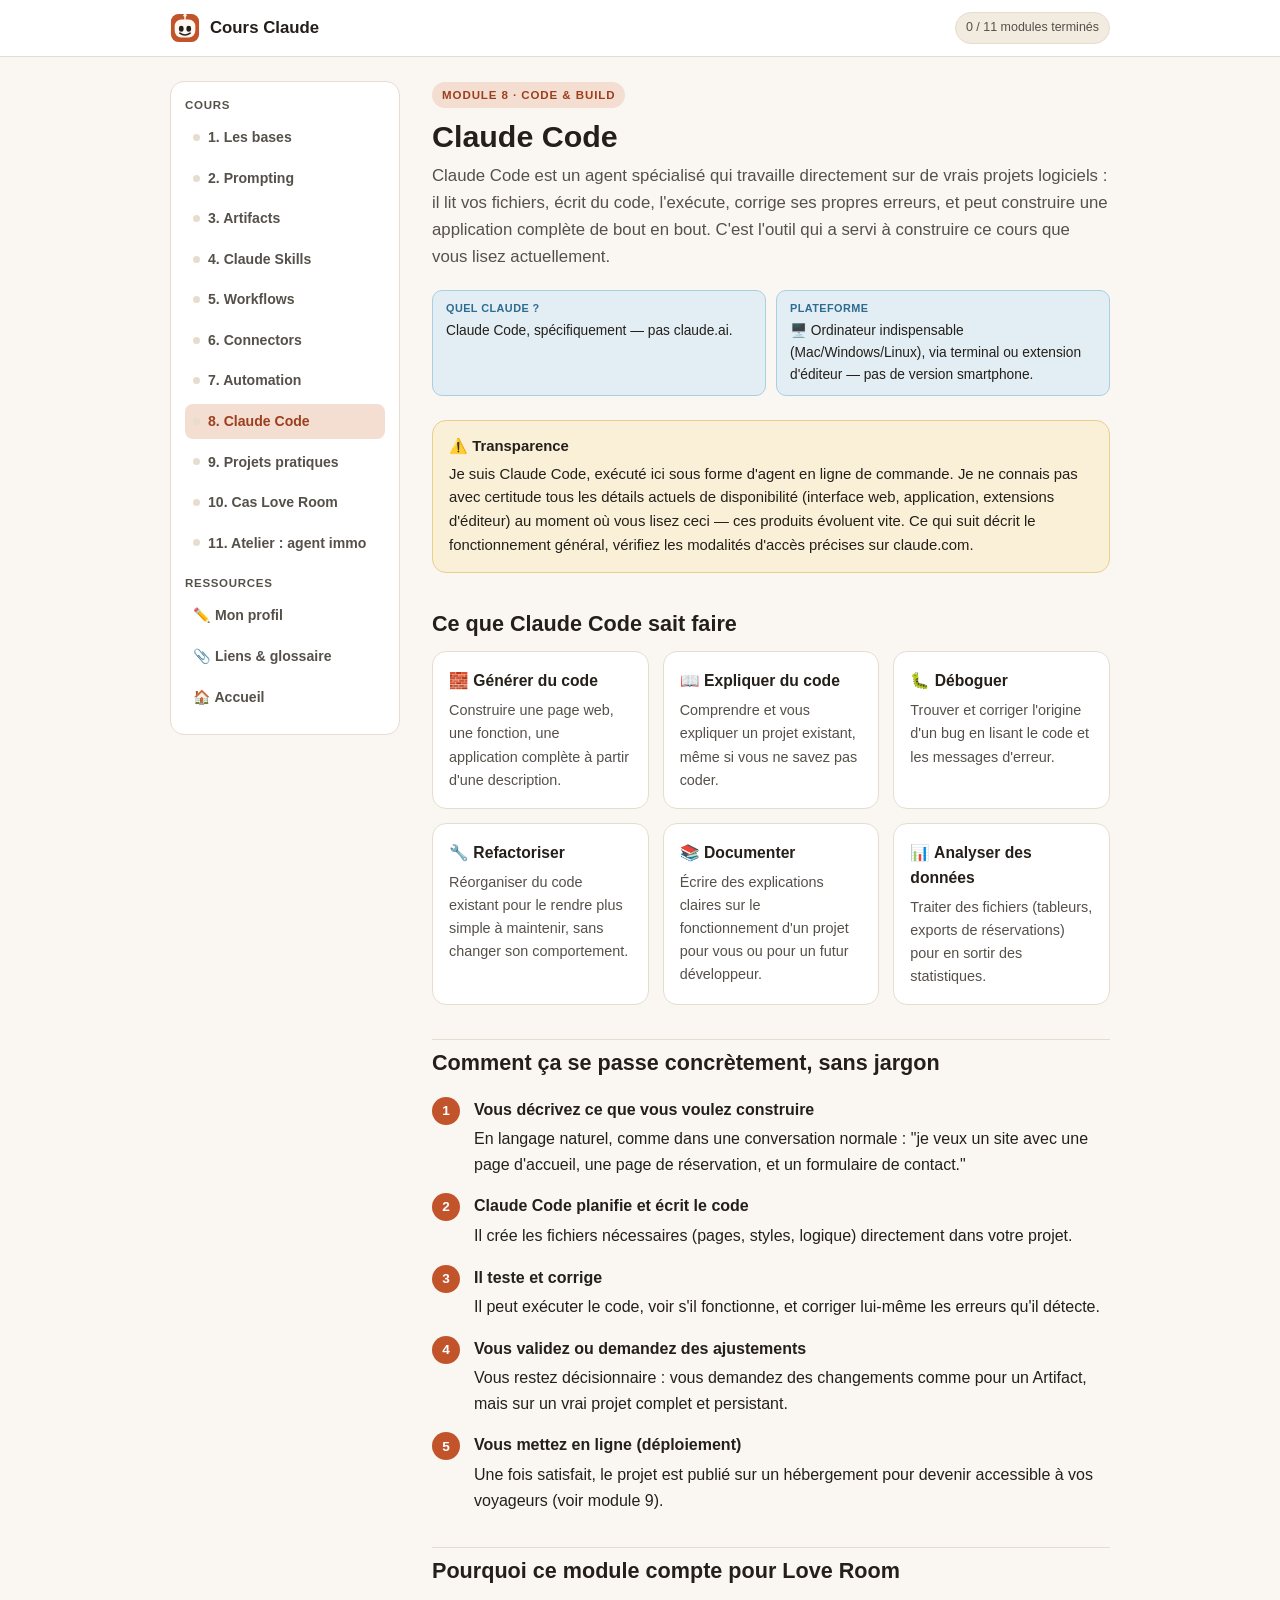
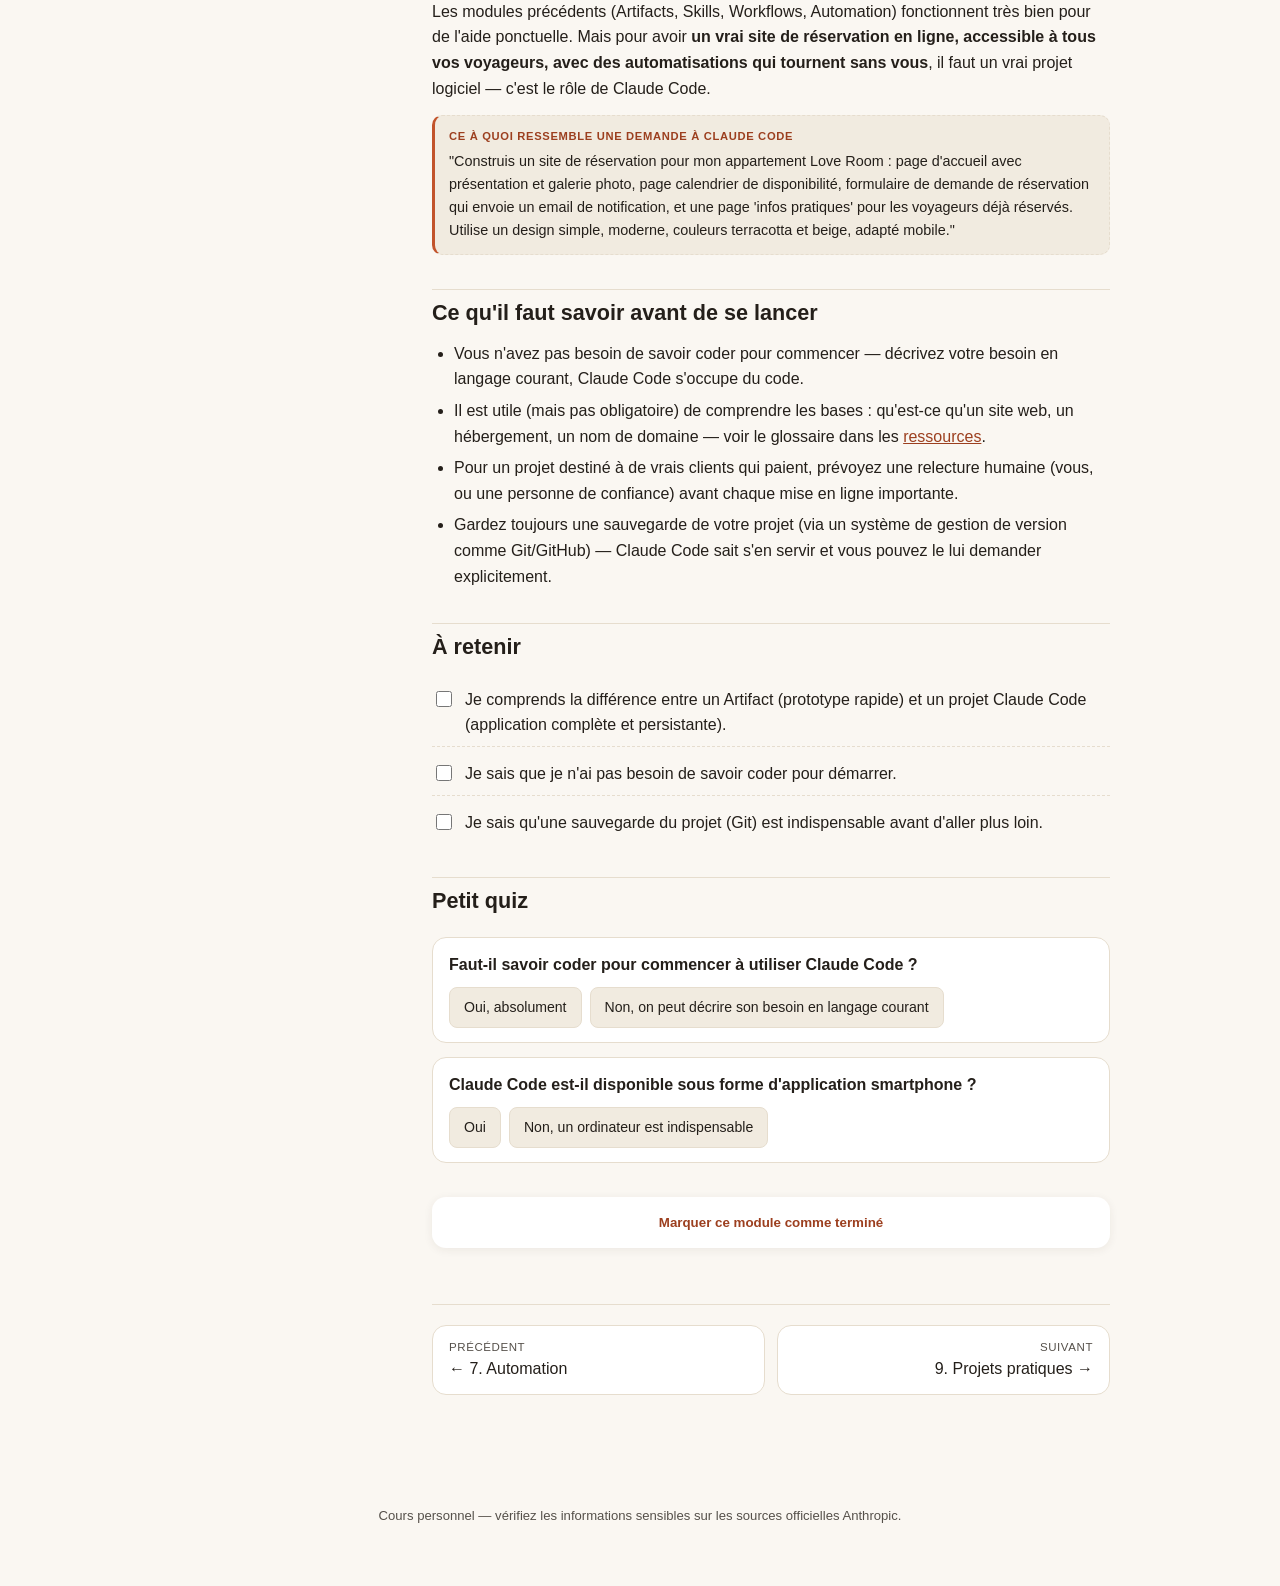
<file: 08-claude-code.html>
<!DOCTYPE html>
<html lang="fr">
<head>
<meta charset="UTF-8">
<meta name="viewport" content="width=device-width, initial-scale=1.0">
<title>8. Claude Code — Cours Claude</title>
<link rel="icon" href="assets/img/favicon.png?v=2" type="image/png">
<link rel="icon" href="assets/img/logo.svg?v=2" type="image/svg+xml">
<link rel="apple-touch-icon" href="assets/img/apple-touch-icon.png?v=2">
<link rel="manifest" href="manifest.json?v=2">
<meta name="theme-color" content="#c2542c">
<link rel="stylesheet" href="assets/css/style.css">
</head>
<body>

<header class="topbar">
  <div class="topbar-inner">
    <a class="brand" href="index.html"><img src="assets/img/logo.svg" class="logo" alt="Logo du cours"> Cours Claude</a>
    <div class="topnav"><span class="progress-pill" data-progress-pill></span></div>
  </div>
</header>

<div class="layout">
  <aside class="sidebar">
    <h4>Cours</h4>
    <ul>
      <li><a href="01-bases.html" data-module="bases"><span class="dot"></span>1. Les bases</a></li>
      <li><a href="02-prompting.html" data-module="prompting"><span class="dot"></span>2. Prompting</a></li>
      <li><a href="03-artifacts.html" data-module="artifacts"><span class="dot"></span>3. Artifacts</a></li>
      <li><a href="04-skills.html" data-module="skills"><span class="dot"></span>4. Claude Skills</a></li>
      <li><a href="05-workflows.html" data-module="workflows"><span class="dot"></span>5. Workflows</a></li>
      <li><a href="06-connectors.html" data-module="connectors"><span class="dot"></span>6. Connectors</a></li>
      <li><a href="07-automation.html" data-module="automation"><span class="dot"></span>7. Automation</a></li>
      <li><a href="08-claude-code.html" data-module="code" class="active"><span class="dot"></span>8. Claude Code</a></li>
      <li><a href="09-projets-pratiques.html" data-module="pratique"><span class="dot"></span>9. Projets pratiques</a></li>
      <li><a href="10-business-loveroom.html" data-module="loveroom"><span class="dot"></span>10. Cas Love Room</a></li>
      <li><a href="12-agent-immobilier.html" data-module="immobilier"><span class="dot"></span>11. Atelier : agent immo</a></li>
    </ul>
    <h4>Ressources</h4>
    <ul>
      <li><a href="profil.html">✏️ Mon profil</a></li>
      <li><a href="11-ressources.html">📎 Liens &amp; glossaire</a></li>
      <li><a href="index.html">🏠 Accueil</a></li>
    </ul>
  </aside>

  <main class="content">
    <span class="eyebrow">Module 8 · Code &amp; build</span>
    <h1>Claude Code</h1>
    <p class="lede">Claude Code est un agent spécialisé qui travaille directement sur de vrais projets logiciels : il lit vos fichiers, écrit du code, l'exécute, corrige ses propres erreurs, et peut construire une application complète de bout en bout. C'est l'outil qui a servi à construire ce cours que vous lisez actuellement.</p>

    <div class="modinfo">
      <div class="modinfo-item"><span class="modinfo-label">Quel Claude ?</span>Claude Code, spécifiquement — pas claude.ai.</div>
      <div class="modinfo-item"><span class="modinfo-label">Plateforme</span>🖥️ Ordinateur indispensable (Mac/Windows/Linux), via terminal ou extension d'éditeur — pas de version smartphone.</div>
    </div>

    <div class="callout uncertain">
      <strong>Transparence</strong>
      Je suis Claude Code, exécuté ici sous forme d'agent en ligne de commande. Je ne connais pas avec certitude tous les détails actuels de disponibilité (interface web, application, extensions d'éditeur) au moment où vous lisez ceci — ces produits évoluent vite. Ce qui suit décrit le fonctionnement général, vérifiez les modalités d'accès précises sur claude.com.
    </div>

    <h2>Ce que Claude Code sait faire</h2>
    <div class="grid-3">
      <div class="tile"><h4>🧱 Générer du code</h4><p>Construire une page web, une fonction, une application complète à partir d'une description.</p></div>
      <div class="tile"><h4>📖 Expliquer du code</h4><p>Comprendre et vous expliquer un projet existant, même si vous ne savez pas coder.</p></div>
      <div class="tile"><h4>🐛 Déboguer</h4><p>Trouver et corriger l'origine d'un bug en lisant le code et les messages d'erreur.</p></div>
      <div class="tile"><h4>🔧 Refactoriser</h4><p>Réorganiser du code existant pour le rendre plus simple à maintenir, sans changer son comportement.</p></div>
      <div class="tile"><h4>📚 Documenter</h4><p>Écrire des explications claires sur le fonctionnement d'un projet pour vous ou pour un futur développeur.</p></div>
      <div class="tile"><h4>📊 Analyser des données</h4><p>Traiter des fichiers (tableurs, exports de réservations) pour en sortir des statistiques.</p></div>
    </div>

    <h2>Comment ça se passe concrètement, sans jargon</h2>
    <div class="steps">
      <li><h4>Vous décrivez ce que vous voulez construire</h4><p>En langage naturel, comme dans une conversation normale : "je veux un site avec une page d'accueil, une page de réservation, et un formulaire de contact."</p></li>
      <li><h4>Claude Code planifie et écrit le code</h4><p>Il crée les fichiers nécessaires (pages, styles, logique) directement dans votre projet.</p></li>
      <li><h4>Il teste et corrige</h4><p>Il peut exécuter le code, voir s'il fonctionne, et corriger lui-même les erreurs qu'il détecte.</p></li>
      <li><h4>Vous validez ou demandez des ajustements</h4><p>Vous restez décisionnaire : vous demandez des changements comme pour un Artifact, mais sur un vrai projet complet et persistant.</p></li>
      <li><h4>Vous mettez en ligne (déploiement)</h4><p>Une fois satisfait, le projet est publié sur un hébergement pour devenir accessible à vos voyageurs (voir module 9).</p></li>
    </div>

    <h2>Pourquoi ce module compte pour Love Room</h2>
    <p>Les modules précédents (Artifacts, Skills, Workflows, Automation) fonctionnent très bien pour de l'aide ponctuelle. Mais pour avoir <strong>un vrai site de réservation en ligne, accessible à tous vos voyageurs, avec des automatisations qui tournent sans vous</strong>, il faut un vrai projet logiciel — c'est le rôle de Claude Code.</p>

    <div class="promptbox">
      <span class="label">Ce à quoi ressemble une demande à Claude Code</span>
      "Construis un site de réservation pour mon appartement Love Room : page d'accueil avec présentation et galerie photo, page calendrier de disponibilité, formulaire de demande de réservation qui envoie un email de notification, et une page 'infos pratiques' pour les voyageurs déjà réservés. Utilise un design simple, moderne, couleurs terracotta et beige, adapté mobile."
    </div>

    <h2>Ce qu'il faut savoir avant de se lancer</h2>
    <ul>
      <li>Vous n'avez pas besoin de savoir coder pour commencer — décrivez votre besoin en langage courant, Claude Code s'occupe du code.</li>
      <li>Il est utile (mais pas obligatoire) de comprendre les bases : qu'est-ce qu'un site web, un hébergement, un nom de domaine — voir le glossaire dans les <a href="11-ressources.html">ressources</a>.</li>
      <li>Pour un projet destiné à de vrais clients qui paient, prévoyez une relecture humaine (vous, ou une personne de confiance) avant chaque mise en ligne importante.</li>
      <li>Gardez toujours une sauvegarde de votre projet (via un système de gestion de version comme Git/GitHub) — Claude Code sait s'en servir et vous pouvez le lui demander explicitement.</li>
    </ul>

    <h2>À retenir</h2>
    <ul class="checklist" data-checklist="code">
      <li><input type="checkbox" id="cc1"><label for="cc1">Je comprends la différence entre un Artifact (prototype rapide) et un projet Claude Code (application complète et persistante).</label></li>
      <li><input type="checkbox" id="cc2"><label for="cc2">Je sais que je n'ai pas besoin de savoir coder pour démarrer.</label></li>
      <li><input type="checkbox" id="cc3"><label for="cc3">Je sais qu'une sauvegarde du projet (Git) est indispensable avant d'aller plus loin.</label></li>
    </ul>

    <h2>Petit quiz</h2>
    <div class="quiz">
      <div class="quiz-q" data-qid="code-1" data-answer="b" data-explain="Décrivez votre besoin en langage courant : Claude Code s'occupe d'écrire le code lui-même.">
        <p class="quiz-question">Faut-il savoir coder pour commencer à utiliser Claude Code ?</p>
        <div class="quiz-options">
          <button class="quiz-opt" data-choice="a">Oui, absolument</button>
          <button class="quiz-opt" data-choice="b">Non, on peut décrire son besoin en langage courant</button>
        </div>
        <p class="quiz-feedback"></p>
      </div>
      <div class="quiz-q" data-qid="code-2" data-answer="b" data-explain="Claude Code s'utilise depuis un ordinateur (terminal ou extension d'éditeur) — pas de version smartphone.">
        <p class="quiz-question">Claude Code est-il disponible sous forme d'application smartphone ?</p>
        <div class="quiz-options">
          <button class="quiz-opt" data-choice="a">Oui</button>
          <button class="quiz-opt" data-choice="b">Non, un ordinateur est indispensable</button>
        </div>
        <p class="quiz-feedback"></p>
      </div>
    </div>

    <button data-mark-done="code" class="card" style="cursor:pointer; border:none; width:100%; text-align:center; font-weight:700; color:var(--accent-dark);">Marquer ce module comme terminé</button>

    <div class="pager">
      <a href="07-automation.html"><span class="pager-label">Précédent</span>← 7. Automation</a>
      <a class="next" href="09-projets-pratiques.html"><span class="pager-label">Suivant</span>9. Projets pratiques →</a>
    </div>
  </main>
</div>

<footer class="sitefoot">Cours personnel — vérifiez les informations sensibles sur les sources officielles Anthropic.</footer>
<script src="assets/js/app.js"></script>
</body>
</html>
</file>
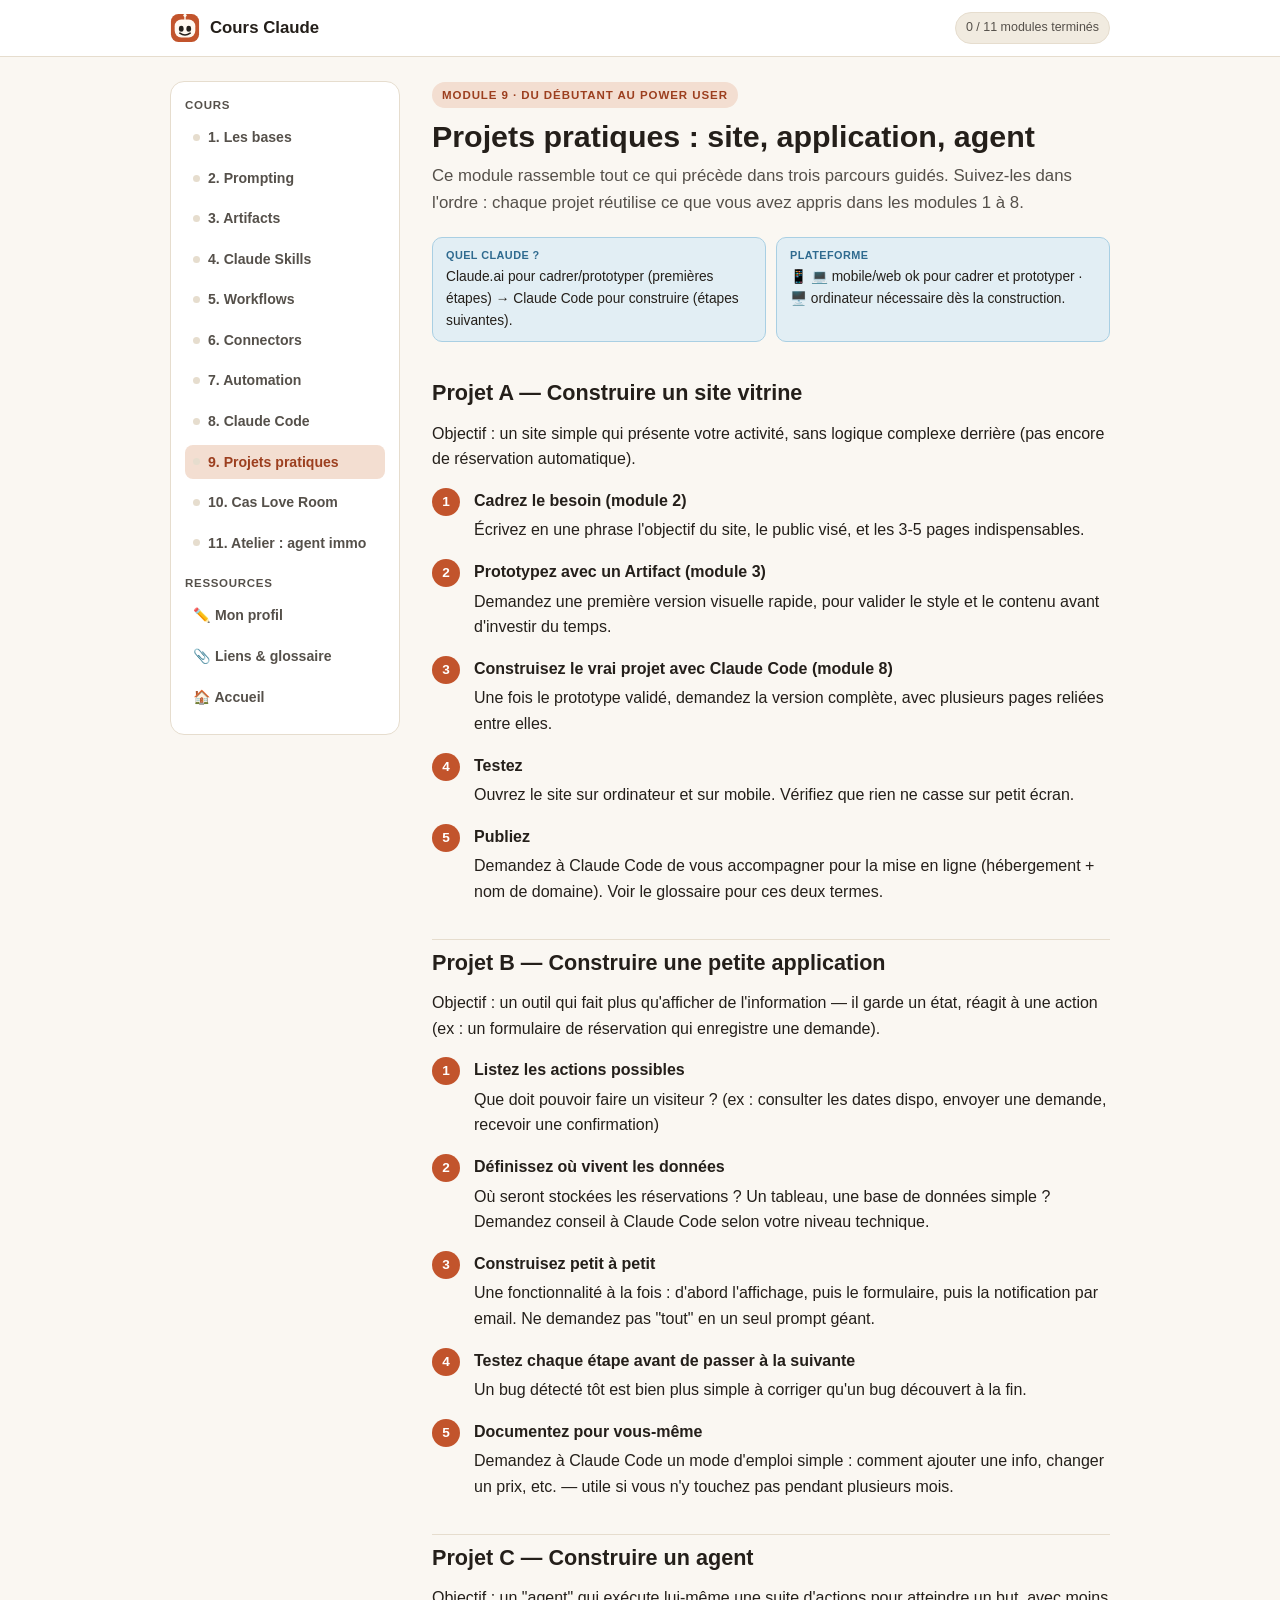
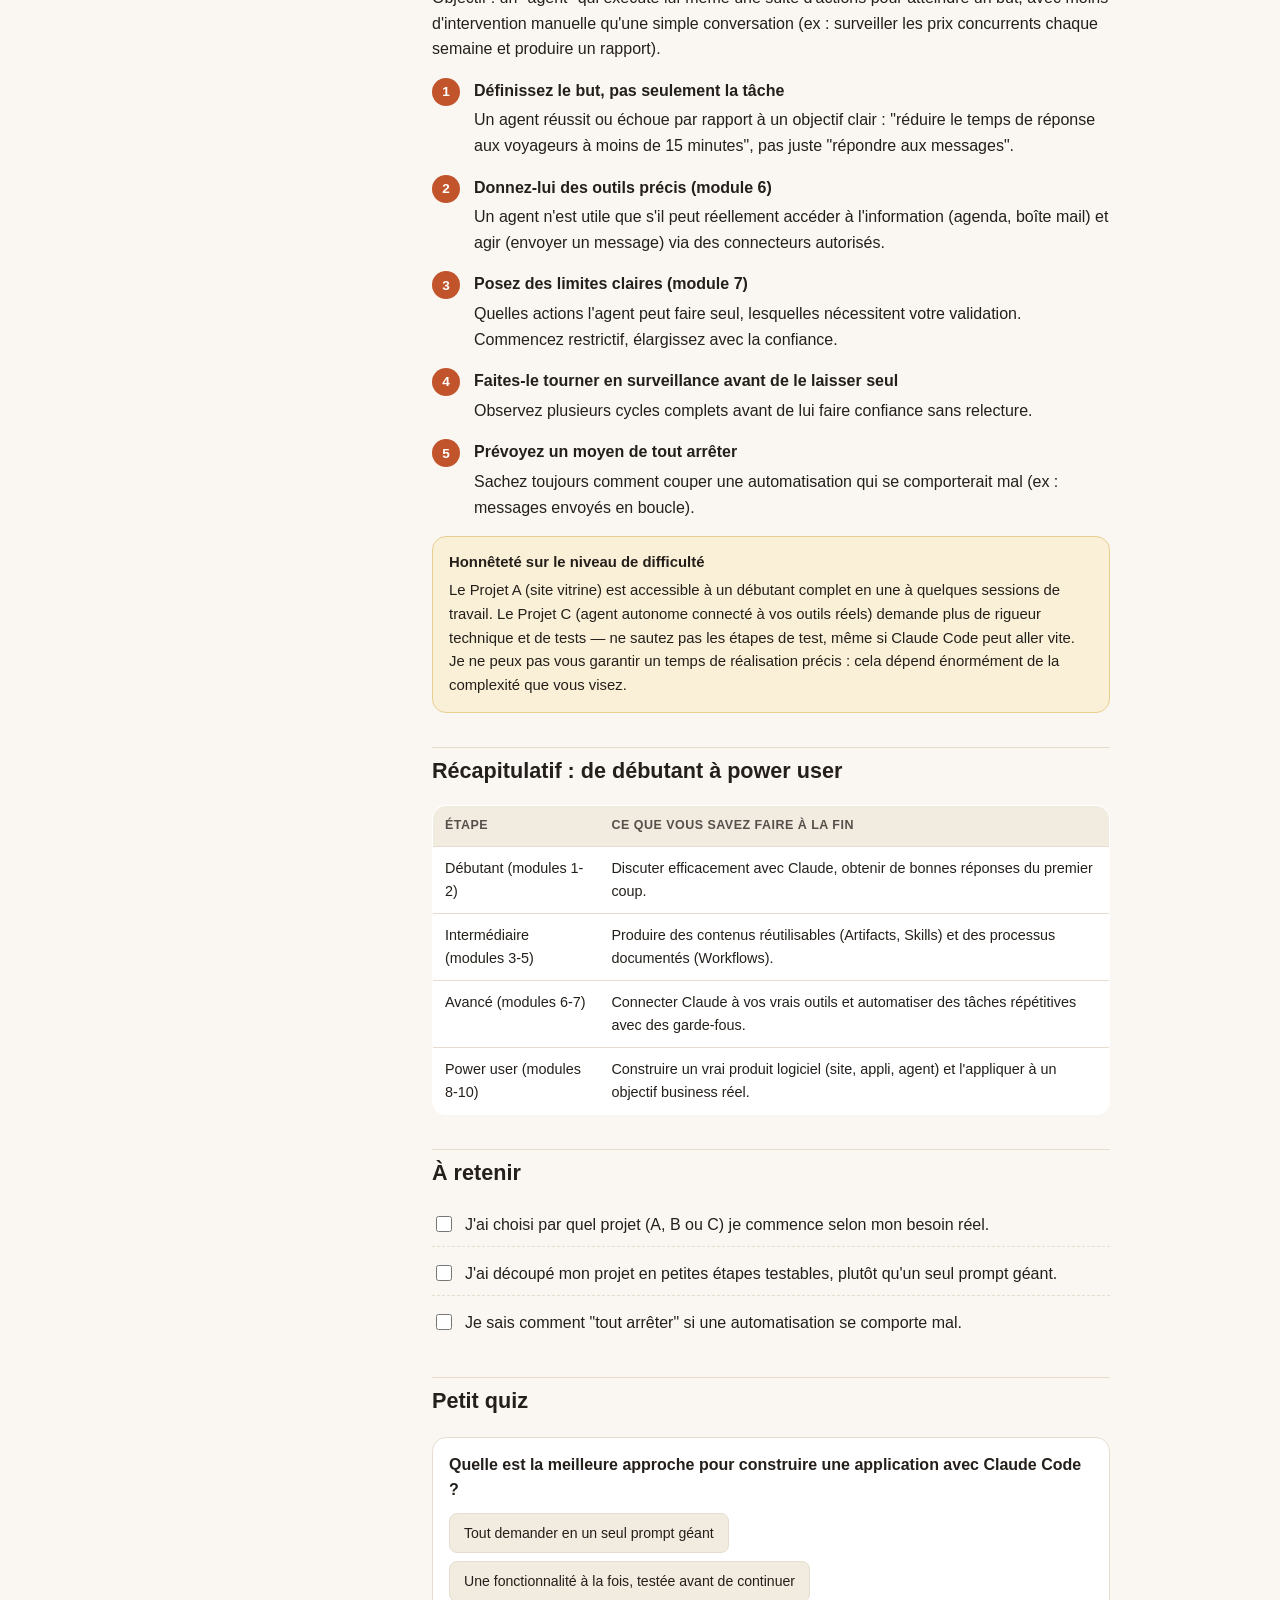
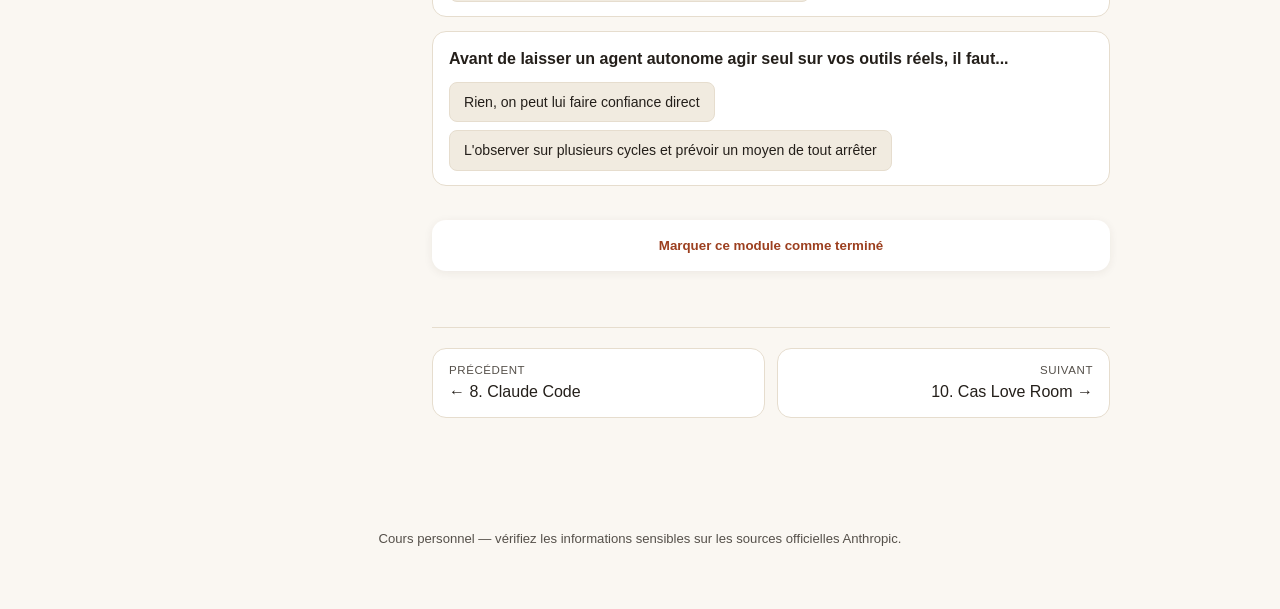
<file: 09-projets-pratiques.html>
<!DOCTYPE html>
<html lang="fr">
<head>
<meta charset="UTF-8">
<meta name="viewport" content="width=device-width, initial-scale=1.0">
<title>9. Projets pratiques — Cours Claude</title>
<link rel="icon" href="assets/img/favicon.png?v=2" type="image/png">
<link rel="icon" href="assets/img/logo.svg?v=2" type="image/svg+xml">
<link rel="apple-touch-icon" href="assets/img/apple-touch-icon.png?v=2">
<link rel="manifest" href="manifest.json?v=2">
<meta name="theme-color" content="#c2542c">
<link rel="stylesheet" href="assets/css/style.css">
</head>
<body>

<header class="topbar">
  <div class="topbar-inner">
    <a class="brand" href="index.html"><img src="assets/img/logo.svg" class="logo" alt="Logo du cours"> Cours Claude</a>
    <div class="topnav"><span class="progress-pill" data-progress-pill></span></div>
  </div>
</header>

<div class="layout">
  <aside class="sidebar">
    <h4>Cours</h4>
    <ul>
      <li><a href="01-bases.html" data-module="bases"><span class="dot"></span>1. Les bases</a></li>
      <li><a href="02-prompting.html" data-module="prompting"><span class="dot"></span>2. Prompting</a></li>
      <li><a href="03-artifacts.html" data-module="artifacts"><span class="dot"></span>3. Artifacts</a></li>
      <li><a href="04-skills.html" data-module="skills"><span class="dot"></span>4. Claude Skills</a></li>
      <li><a href="05-workflows.html" data-module="workflows"><span class="dot"></span>5. Workflows</a></li>
      <li><a href="06-connectors.html" data-module="connectors"><span class="dot"></span>6. Connectors</a></li>
      <li><a href="07-automation.html" data-module="automation"><span class="dot"></span>7. Automation</a></li>
      <li><a href="08-claude-code.html" data-module="code"><span class="dot"></span>8. Claude Code</a></li>
      <li><a href="09-projets-pratiques.html" data-module="pratique" class="active"><span class="dot"></span>9. Projets pratiques</a></li>
      <li><a href="10-business-loveroom.html" data-module="loveroom"><span class="dot"></span>10. Cas Love Room</a></li>
      <li><a href="12-agent-immobilier.html" data-module="immobilier"><span class="dot"></span>11. Atelier : agent immo</a></li>
    </ul>
    <h4>Ressources</h4>
    <ul>
      <li><a href="profil.html">✏️ Mon profil</a></li>
      <li><a href="11-ressources.html">📎 Liens &amp; glossaire</a></li>
      <li><a href="index.html">🏠 Accueil</a></li>
    </ul>
  </aside>

  <main class="content">
    <span class="eyebrow">Module 9 · Du débutant au power user</span>
    <h1>Projets pratiques : site, application, agent</h1>
    <p class="lede">Ce module rassemble tout ce qui précède dans trois parcours guidés. Suivez-les dans l'ordre : chaque projet réutilise ce que vous avez appris dans les modules 1 à 8.</p>

    <div class="modinfo">
      <div class="modinfo-item"><span class="modinfo-label">Quel Claude ?</span>Claude.ai pour cadrer/prototyper (premières étapes) → Claude Code pour construire (étapes suivantes).</div>
      <div class="modinfo-item"><span class="modinfo-label">Plateforme</span>📱 💻 mobile/web ok pour cadrer et prototyper · 🖥️ ordinateur nécessaire dès la construction.</div>
    </div>

    <h2>Projet A — Construire un site vitrine</h2>
    <p>Objectif : un site simple qui présente votre activité, sans logique complexe derrière (pas encore de réservation automatique).</p>
    <div class="steps">
      <li><h4>Cadrez le besoin (module 2)</h4><p>Écrivez en une phrase l'objectif du site, le public visé, et les 3-5 pages indispensables.</p></li>
      <li><h4>Prototypez avec un Artifact (module 3)</h4><p>Demandez une première version visuelle rapide, pour valider le style et le contenu avant d'investir du temps.</p></li>
      <li><h4>Construisez le vrai projet avec Claude Code (module 8)</h4><p>Une fois le prototype validé, demandez la version complète, avec plusieurs pages reliées entre elles.</p></li>
      <li><h4>Testez</h4><p>Ouvrez le site sur ordinateur et sur mobile. Vérifiez que rien ne casse sur petit écran.</p></li>
      <li><h4>Publiez</h4><p>Demandez à Claude Code de vous accompagner pour la mise en ligne (hébergement + nom de domaine). Voir le glossaire pour ces deux termes.</p></li>
    </div>

    <h2>Projet B — Construire une petite application</h2>
    <p>Objectif : un outil qui fait plus qu'afficher de l'information — il garde un état, réagit à une action (ex : un formulaire de réservation qui enregistre une demande).</p>
    <div class="steps">
      <li><h4>Listez les actions possibles</h4><p>Que doit pouvoir faire un visiteur ? (ex : consulter les dates dispo, envoyer une demande, recevoir une confirmation)</p></li>
      <li><h4>Définissez où vivent les données</h4><p>Où seront stockées les réservations ? Un tableau, une base de données simple ? Demandez conseil à Claude Code selon votre niveau technique.</p></li>
      <li><h4>Construisez petit à petit</h4><p>Une fonctionnalité à la fois : d'abord l'affichage, puis le formulaire, puis la notification par email. Ne demandez pas "tout" en un seul prompt géant.</p></li>
      <li><h4>Testez chaque étape avant de passer à la suivante</h4><p>Un bug détecté tôt est bien plus simple à corriger qu'un bug découvert à la fin.</p></li>
      <li><h4>Documentez pour vous-même</h4><p>Demandez à Claude Code un mode d'emploi simple : comment ajouter une info, changer un prix, etc. — utile si vous n'y touchez pas pendant plusieurs mois.</p></li>
    </div>

    <h2>Projet C — Construire un agent</h2>
    <p>Objectif : un "agent" qui exécute lui-même une suite d'actions pour atteindre un but, avec moins d'intervention manuelle qu'une simple conversation (ex : surveiller les prix concurrents chaque semaine et produire un rapport).</p>
    <div class="steps">
      <li><h4>Définissez le but, pas seulement la tâche</h4><p>Un agent réussit ou échoue par rapport à un objectif clair : "réduire le temps de réponse aux voyageurs à moins de 15 minutes", pas juste "répondre aux messages".</p></li>
      <li><h4>Donnez-lui des outils précis (module 6)</h4><p>Un agent n'est utile que s'il peut réellement accéder à l'information (agenda, boîte mail) et agir (envoyer un message) via des connecteurs autorisés.</p></li>
      <li><h4>Posez des limites claires (module 7)</h4><p>Quelles actions l'agent peut faire seul, lesquelles nécessitent votre validation. Commencez restrictif, élargissez avec la confiance.</p></li>
      <li><h4>Faites-le tourner en surveillance avant de le laisser seul</h4><p>Observez plusieurs cycles complets avant de lui faire confiance sans relecture.</p></li>
      <li><h4>Prévoyez un moyen de tout arrêter</h4><p>Sachez toujours comment couper une automatisation qui se comporterait mal (ex : messages envoyés en boucle).</p></li>
    </div>

    <div class="callout warn">
      <strong>Honnêteté sur le niveau de difficulté</strong>
      Le Projet A (site vitrine) est accessible à un débutant complet en une à quelques sessions de travail. Le Projet C (agent autonome connecté à vos outils réels) demande plus de rigueur technique et de tests — ne sautez pas les étapes de test, même si Claude Code peut aller vite. Je ne peux pas vous garantir un temps de réalisation précis : cela dépend énormément de la complexité que vous visez.
    </div>

    <h2>Récapitulatif : de débutant à power user</h2>
    <table>
      <tr><th>Étape</th><th>Ce que vous savez faire à la fin</th></tr>
      <tr><td>Débutant (modules 1-2)</td><td>Discuter efficacement avec Claude, obtenir de bonnes réponses du premier coup.</td></tr>
      <tr><td>Intermédiaire (modules 3-5)</td><td>Produire des contenus réutilisables (Artifacts, Skills) et des processus documentés (Workflows).</td></tr>
      <tr><td>Avancé (modules 6-7)</td><td>Connecter Claude à vos vrais outils et automatiser des tâches répétitives avec des garde-fous.</td></tr>
      <tr><td>Power user (modules 8-10)</td><td>Construire un vrai produit logiciel (site, appli, agent) et l'appliquer à un objectif business réel.</td></tr>
    </table>

    <h2>À retenir</h2>
    <ul class="checklist" data-checklist="pratique">
      <li><input type="checkbox" id="pp1"><label for="pp1">J'ai choisi par quel projet (A, B ou C) je commence selon mon besoin réel.</label></li>
      <li><input type="checkbox" id="pp2"><label for="pp2">J'ai découpé mon projet en petites étapes testables, plutôt qu'un seul prompt géant.</label></li>
      <li><input type="checkbox" id="pp3"><label for="pp3">Je sais comment "tout arrêter" si une automatisation se comporte mal.</label></li>
    </ul>

    <h2>Petit quiz</h2>
    <div class="quiz">
      <div class="quiz-q" data-qid="pratique-1" data-answer="b" data-explain="Une fonctionnalité à la fois, testée avant de continuer, évite d'accumuler des bugs difficiles à isoler.">
        <p class="quiz-question">Quelle est la meilleure approche pour construire une application avec Claude Code ?</p>
        <div class="quiz-options">
          <button class="quiz-opt" data-choice="a">Tout demander en un seul prompt géant</button>
          <button class="quiz-opt" data-choice="b">Une fonctionnalité à la fois, testée avant de continuer</button>
        </div>
        <p class="quiz-feedback"></p>
      </div>
      <div class="quiz-q" data-qid="pratique-2" data-answer="b" data-explain="Observer plusieurs cycles complets et savoir comment tout arrêter sont les garde-fous de base avant de laisser un agent agir seul.">
        <p class="quiz-question">Avant de laisser un agent autonome agir seul sur vos outils réels, il faut...</p>
        <div class="quiz-options">
          <button class="quiz-opt" data-choice="a">Rien, on peut lui faire confiance direct</button>
          <button class="quiz-opt" data-choice="b">L'observer sur plusieurs cycles et prévoir un moyen de tout arrêter</button>
        </div>
        <p class="quiz-feedback"></p>
      </div>
    </div>

    <button data-mark-done="pratique" class="card" style="cursor:pointer; border:none; width:100%; text-align:center; font-weight:700; color:var(--accent-dark);">Marquer ce module comme terminé</button>

    <div class="pager">
      <a href="08-claude-code.html"><span class="pager-label">Précédent</span>← 8. Claude Code</a>
      <a class="next" href="10-business-loveroom.html"><span class="pager-label">Suivant</span>10. Cas Love Room →</a>
    </div>
  </main>
</div>

<footer class="sitefoot">Cours personnel — vérifiez les informations sensibles sur les sources officielles Anthropic.</footer>
<script src="assets/js/app.js"></script>
</body>
</html>
</file>
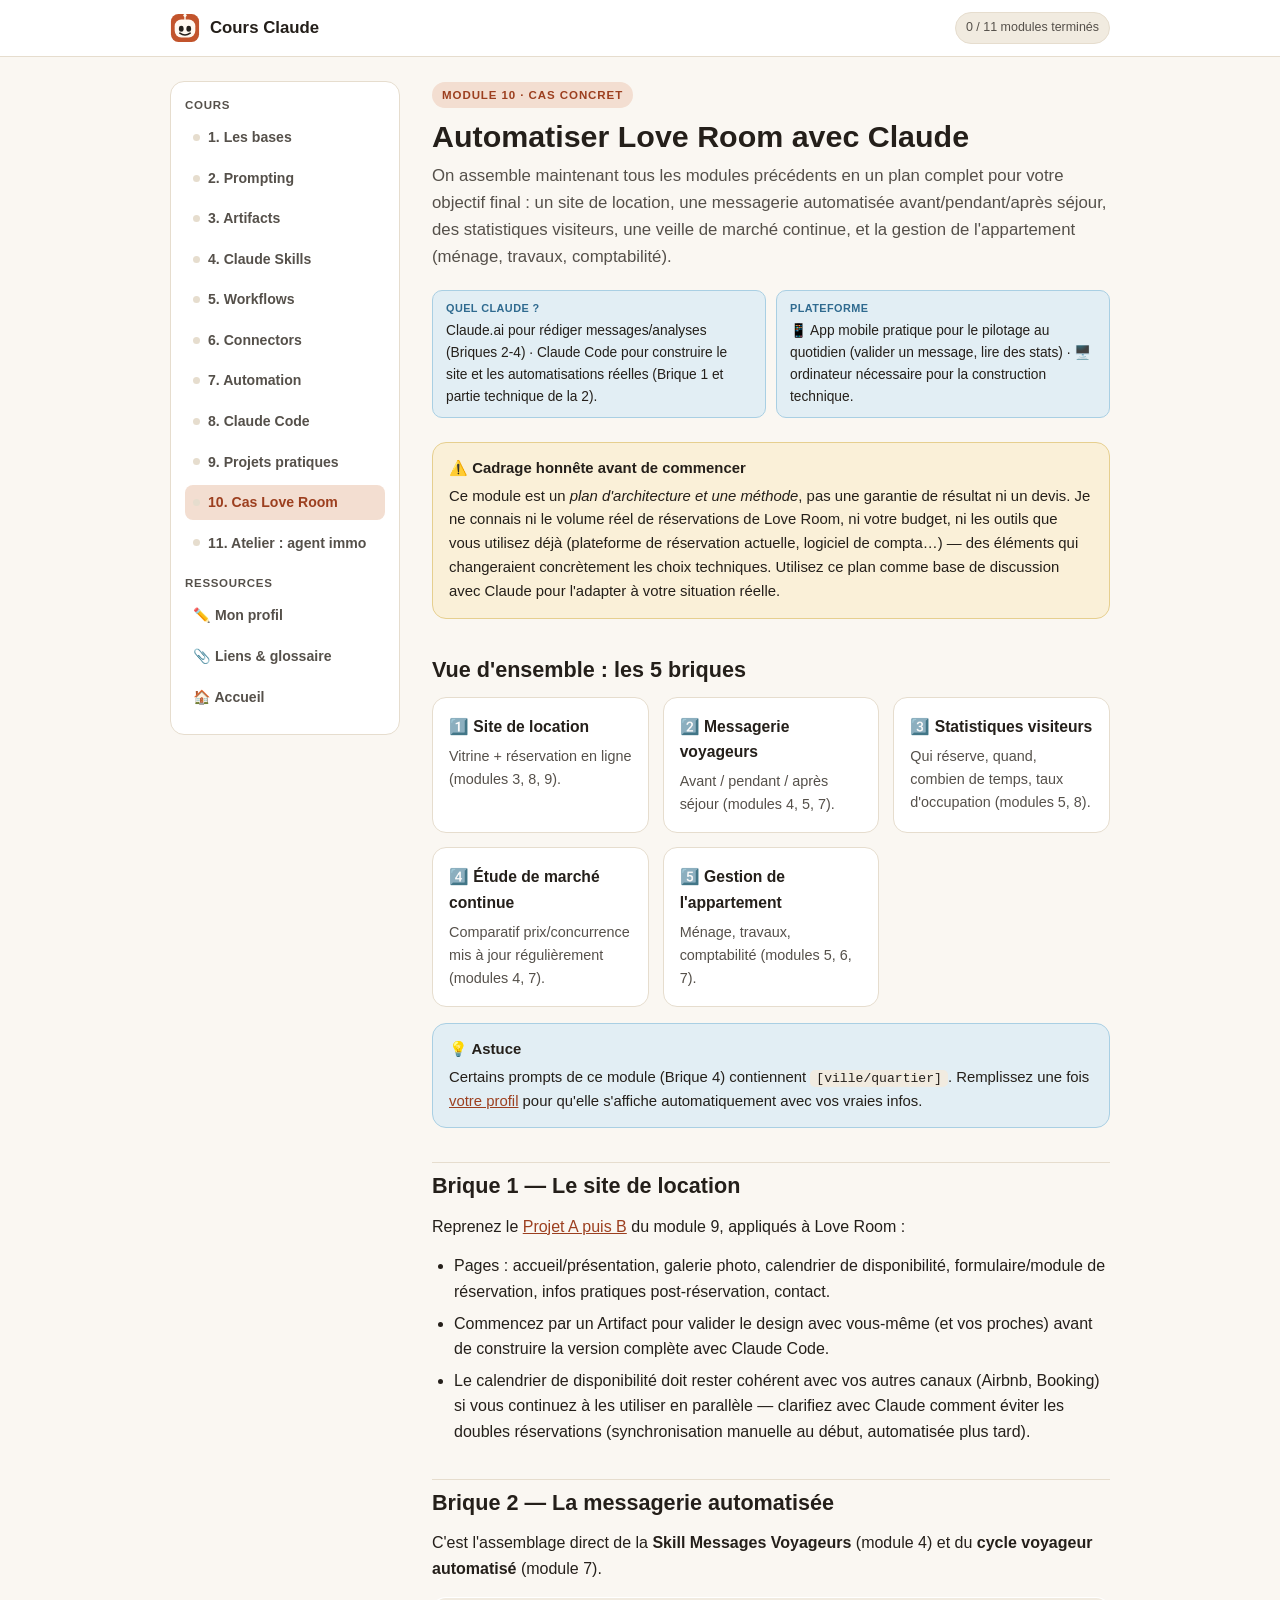
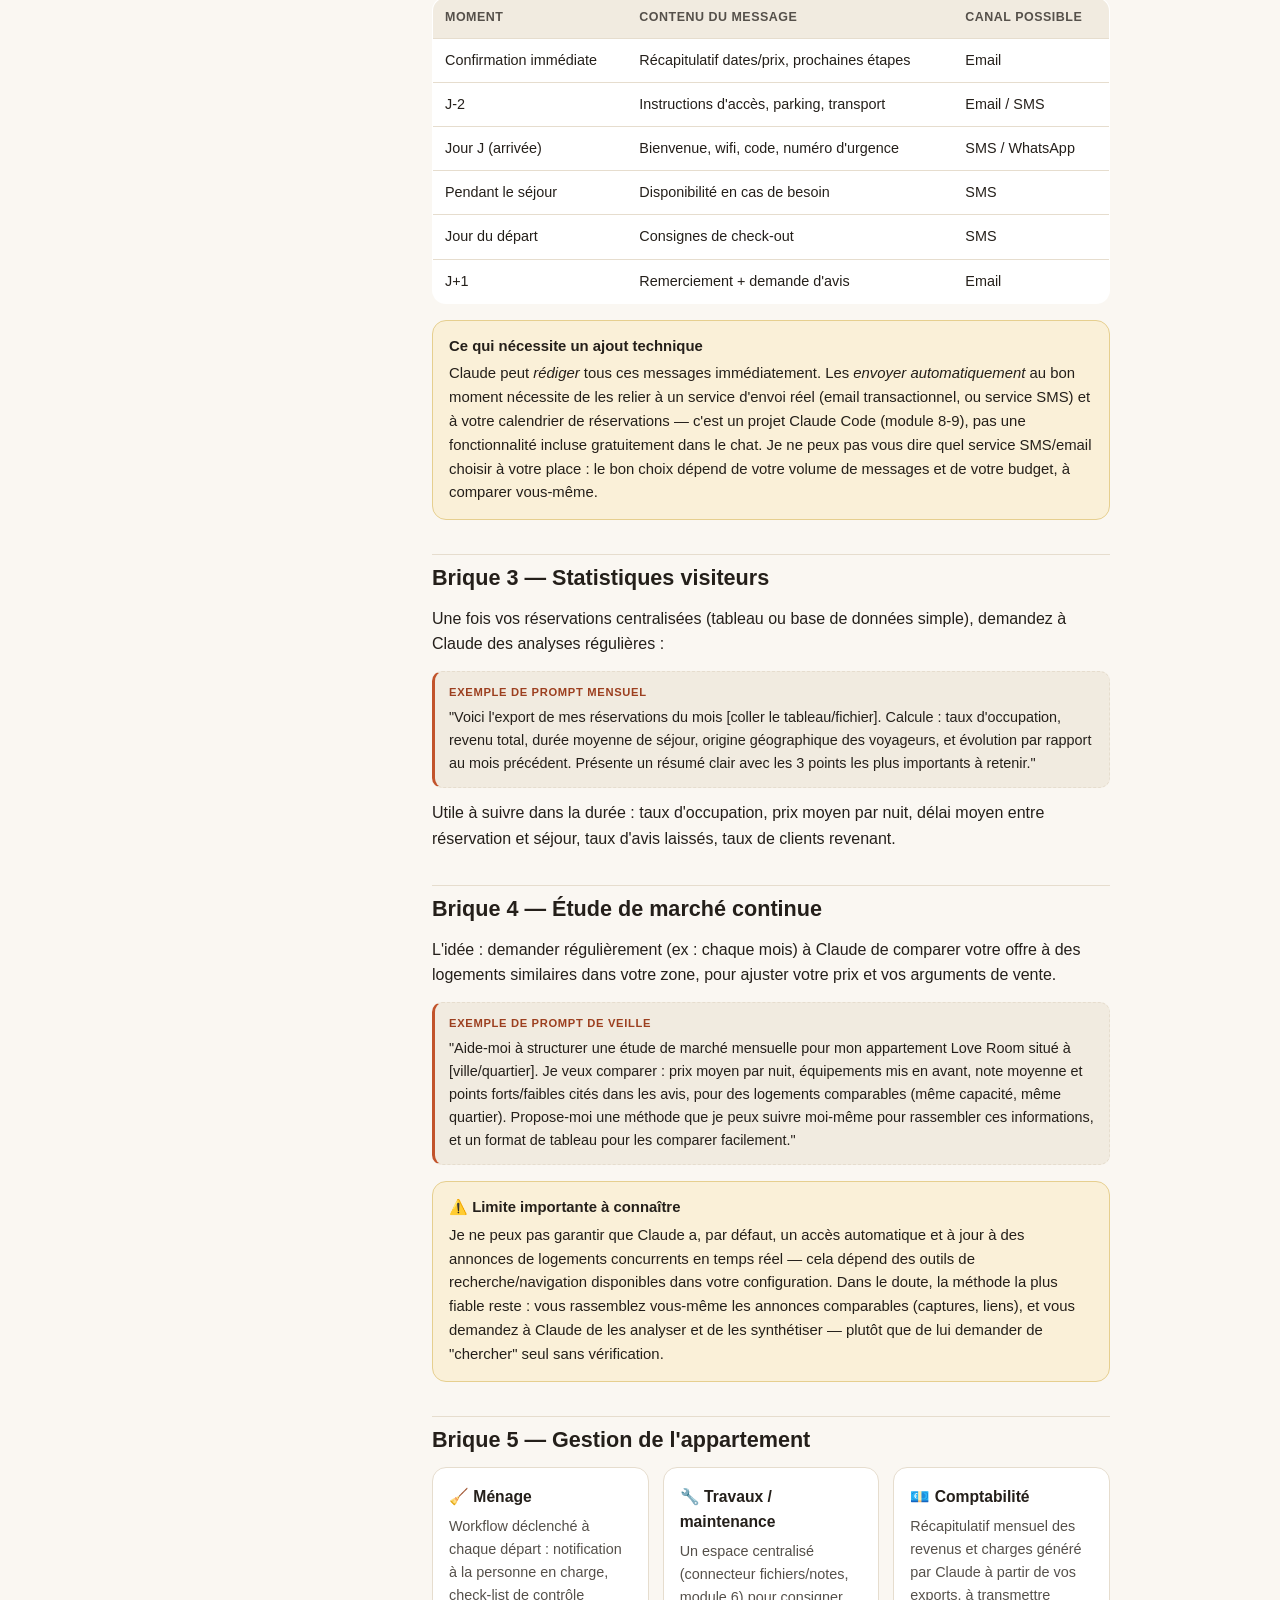
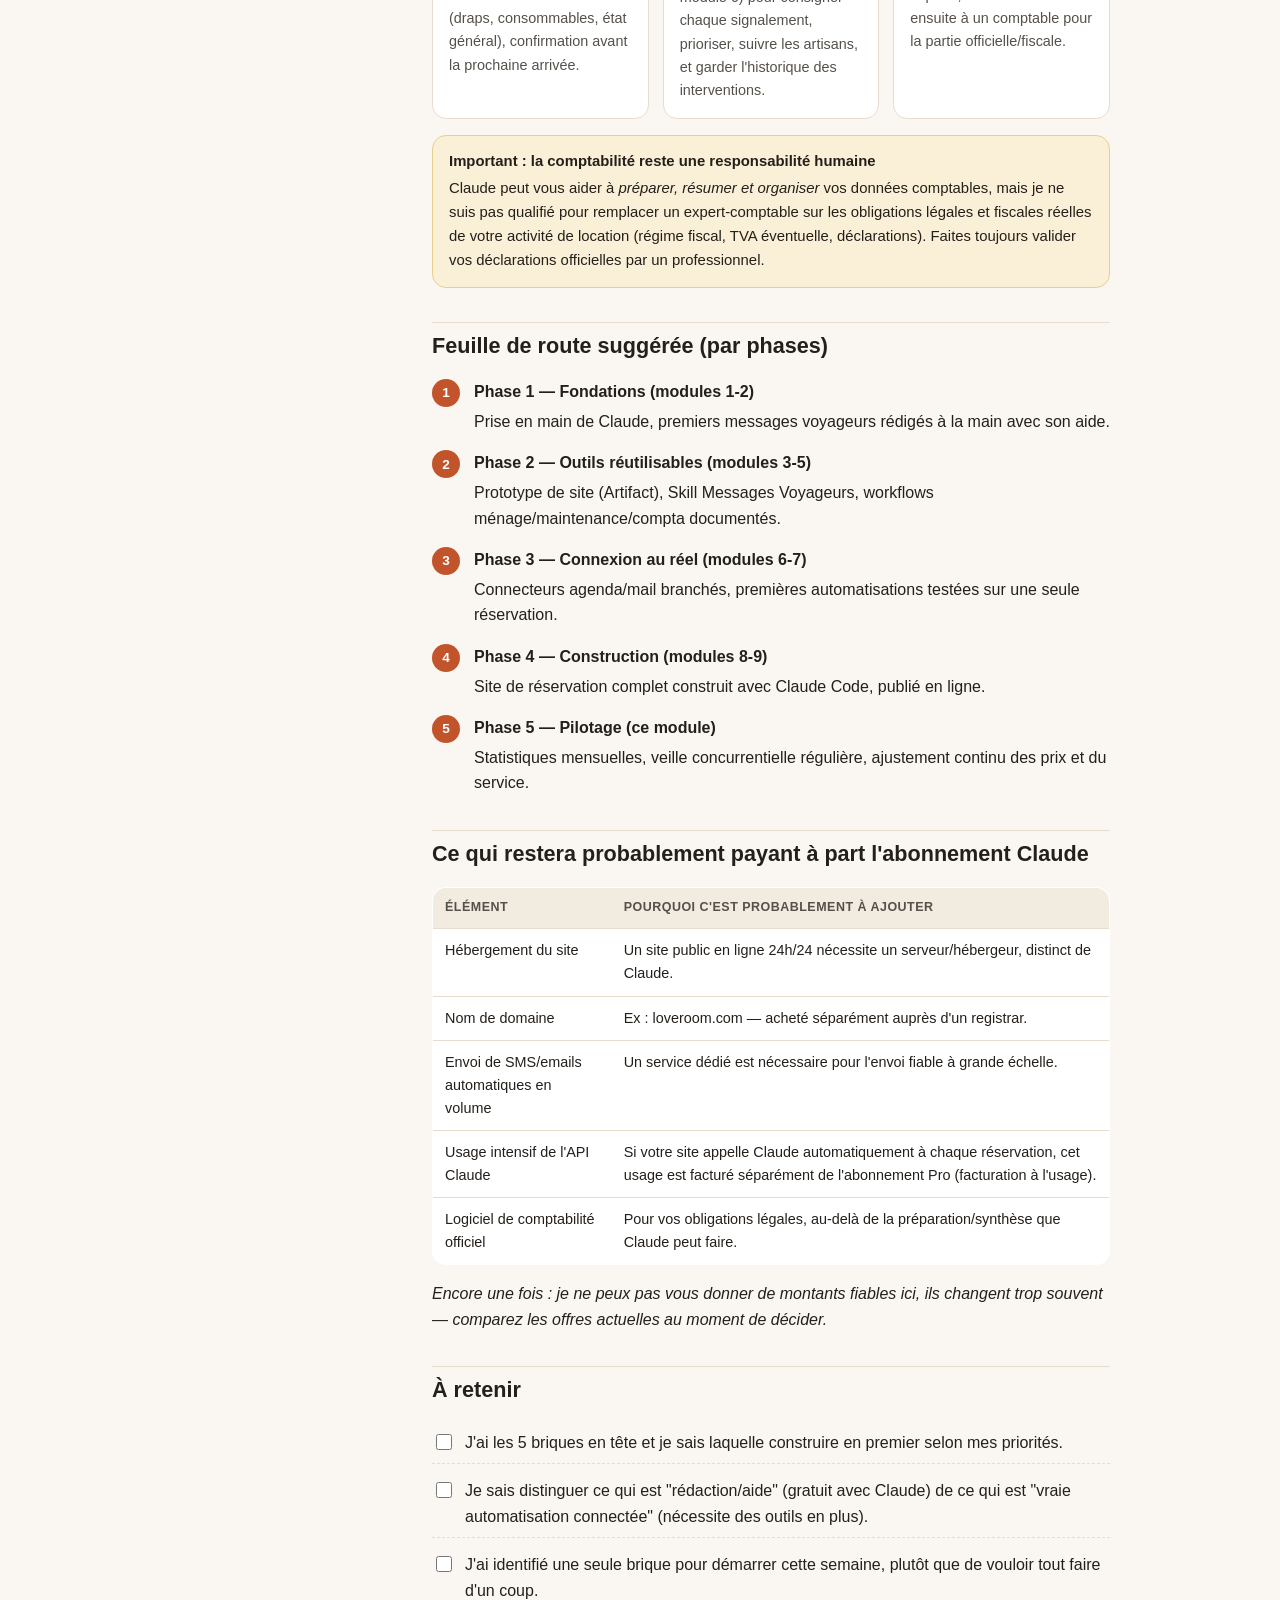
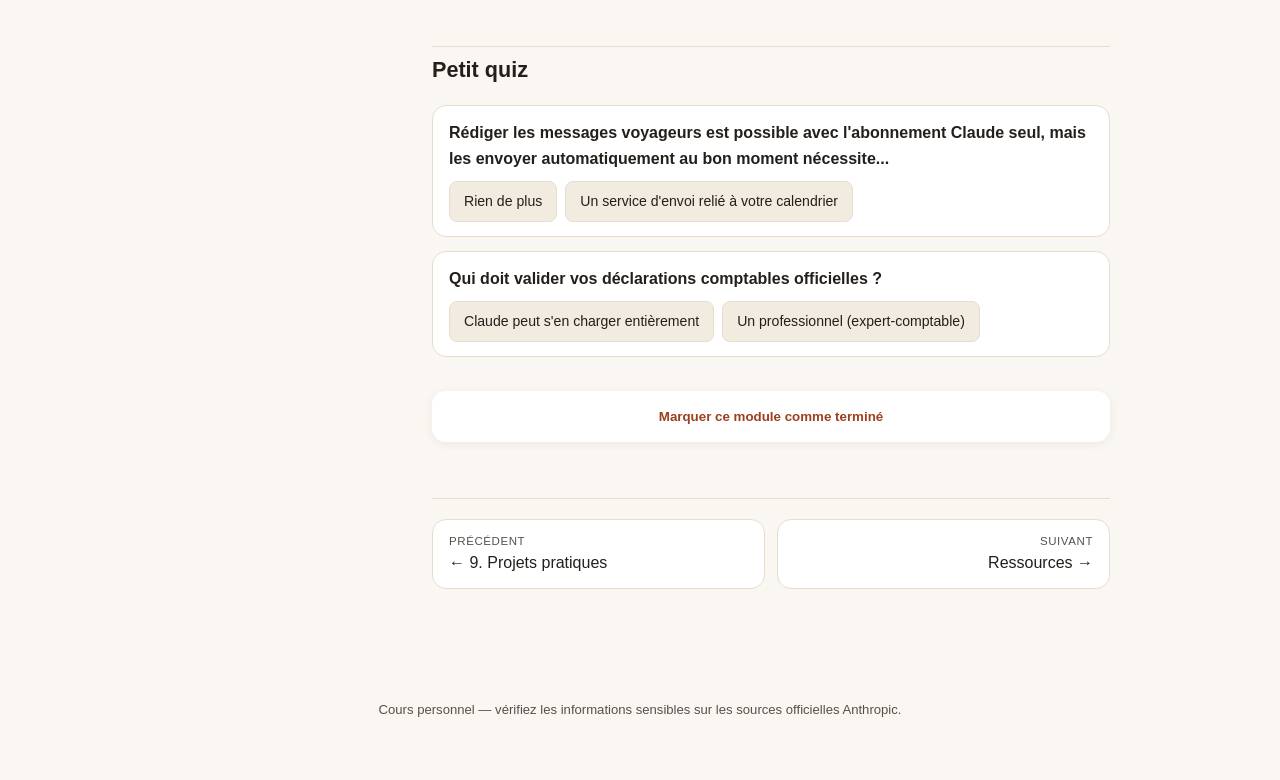
<file: 10-business-loveroom.html>
<!DOCTYPE html>
<html lang="fr">
<head>
<meta charset="UTF-8">
<meta name="viewport" content="width=device-width, initial-scale=1.0">
<title>10. Cas Love Room — Cours Claude</title>
<link rel="icon" href="assets/img/favicon.png?v=2" type="image/png">
<link rel="icon" href="assets/img/logo.svg?v=2" type="image/svg+xml">
<link rel="apple-touch-icon" href="assets/img/apple-touch-icon.png?v=2">
<link rel="manifest" href="manifest.json?v=2">
<meta name="theme-color" content="#c2542c">
<link rel="stylesheet" href="assets/css/style.css">
</head>
<body>

<header class="topbar">
  <div class="topbar-inner">
    <a class="brand" href="index.html"><img src="assets/img/logo.svg" class="logo" alt="Logo du cours"> Cours Claude</a>
    <div class="topnav"><span class="progress-pill" data-progress-pill></span></div>
  </div>
</header>

<div class="layout">
  <aside class="sidebar">
    <h4>Cours</h4>
    <ul>
      <li><a href="01-bases.html" data-module="bases"><span class="dot"></span>1. Les bases</a></li>
      <li><a href="02-prompting.html" data-module="prompting"><span class="dot"></span>2. Prompting</a></li>
      <li><a href="03-artifacts.html" data-module="artifacts"><span class="dot"></span>3. Artifacts</a></li>
      <li><a href="04-skills.html" data-module="skills"><span class="dot"></span>4. Claude Skills</a></li>
      <li><a href="05-workflows.html" data-module="workflows"><span class="dot"></span>5. Workflows</a></li>
      <li><a href="06-connectors.html" data-module="connectors"><span class="dot"></span>6. Connectors</a></li>
      <li><a href="07-automation.html" data-module="automation"><span class="dot"></span>7. Automation</a></li>
      <li><a href="08-claude-code.html" data-module="code"><span class="dot"></span>8. Claude Code</a></li>
      <li><a href="09-projets-pratiques.html" data-module="pratique"><span class="dot"></span>9. Projets pratiques</a></li>
      <li><a href="10-business-loveroom.html" data-module="loveroom" class="active"><span class="dot"></span>10. Cas Love Room</a></li>
      <li><a href="12-agent-immobilier.html" data-module="immobilier"><span class="dot"></span>11. Atelier : agent immo</a></li>
    </ul>
    <h4>Ressources</h4>
    <ul>
      <li><a href="profil.html">✏️ Mon profil</a></li>
      <li><a href="11-ressources.html">📎 Liens &amp; glossaire</a></li>
      <li><a href="index.html">🏠 Accueil</a></li>
    </ul>
  </aside>

  <main class="content">
    <span class="eyebrow">Module 10 · Cas concret</span>
    <h1>Automatiser Love Room avec Claude</h1>
    <p class="lede">On assemble maintenant tous les modules précédents en un plan complet pour votre objectif final : un site de location, une messagerie automatisée avant/pendant/après séjour, des statistiques visiteurs, une veille de marché continue, et la gestion de l'appartement (ménage, travaux, comptabilité).</p>

    <div class="modinfo">
      <div class="modinfo-item"><span class="modinfo-label">Quel Claude ?</span>Claude.ai pour rédiger messages/analyses (Briques 2-4) · Claude Code pour construire le site et les automatisations réelles (Brique 1 et partie technique de la 2).</div>
      <div class="modinfo-item"><span class="modinfo-label">Plateforme</span>📱 App mobile pratique pour le pilotage au quotidien (valider un message, lire des stats) · 🖥️ ordinateur nécessaire pour la construction technique.</div>
    </div>

    <div class="callout uncertain">
      <strong>Cadrage honnête avant de commencer</strong>
      Ce module est un <em>plan d'architecture et une méthode</em>, pas une garantie de résultat ni un devis. Je ne connais ni le volume réel de réservations de Love Room, ni votre budget, ni les outils que vous utilisez déjà (plateforme de réservation actuelle, logiciel de compta…) — des éléments qui changeraient concrètement les choix techniques. Utilisez ce plan comme base de discussion avec Claude pour l'adapter à votre situation réelle.
    </div>

    <h2>Vue d'ensemble : les 5 briques</h2>
    <div class="grid-3">
      <div class="tile"><h4>1️⃣ Site de location</h4><p>Vitrine + réservation en ligne (modules 3, 8, 9).</p></div>
      <div class="tile"><h4>2️⃣ Messagerie voyageurs</h4><p>Avant / pendant / après séjour (modules 4, 5, 7).</p></div>
      <div class="tile"><h4>3️⃣ Statistiques visiteurs</h4><p>Qui réserve, quand, combien de temps, taux d'occupation (modules 5, 8).</p></div>
      <div class="tile"><h4>4️⃣ Étude de marché continue</h4><p>Comparatif prix/concurrence mis à jour régulièrement (modules 4, 7).</p></div>
      <div class="tile"><h4>5️⃣ Gestion de l'appartement</h4><p>Ménage, travaux, comptabilité (modules 5, 6, 7).</p></div>
    </div>

    <div class="callout info">
      <strong>💡 Astuce</strong>
      Certains prompts de ce module (Brique 4) contiennent <code>[ville/quartier]</code>. Remplissez une fois <a href="profil.html">votre profil</a> pour qu'elle s'affiche automatiquement avec vos vraies infos.
    </div>

    <h2>Brique 1 — Le site de location</h2>
    <p>Reprenez le <a href="09-projets-pratiques.html">Projet A puis B</a> du module 9, appliqués à Love Room :</p>
    <ul>
      <li>Pages : accueil/présentation, galerie photo, calendrier de disponibilité, formulaire/module de réservation, infos pratiques post-réservation, contact.</li>
      <li>Commencez par un Artifact pour valider le design avec vous-même (et vos proches) avant de construire la version complète avec Claude Code.</li>
      <li>Le calendrier de disponibilité doit rester cohérent avec vos autres canaux (Airbnb, Booking) si vous continuez à les utiliser en parallèle — clarifiez avec Claude comment éviter les doubles réservations (synchronisation manuelle au début, automatisée plus tard).</li>
    </ul>

    <h2>Brique 2 — La messagerie automatisée</h2>
    <p>C'est l'assemblage direct de la <strong>Skill Messages Voyageurs</strong> (module 4) et du <strong>cycle voyageur automatisé</strong> (module 7).</p>
    <table>
      <tr><th>Moment</th><th>Contenu du message</th><th>Canal possible</th></tr>
      <tr><td>Confirmation immédiate</td><td>Récapitulatif dates/prix, prochaines étapes</td><td>Email</td></tr>
      <tr><td>J-2</td><td>Instructions d'accès, parking, transport</td><td>Email / SMS</td></tr>
      <tr><td>Jour J (arrivée)</td><td>Bienvenue, wifi, code, numéro d'urgence</td><td>SMS / WhatsApp</td></tr>
      <tr><td>Pendant le séjour</td><td>Disponibilité en cas de besoin</td><td>SMS</td></tr>
      <tr><td>Jour du départ</td><td>Consignes de check-out</td><td>SMS</td></tr>
      <tr><td>J+1</td><td>Remerciement + demande d'avis</td><td>Email</td></tr>
    </table>
    <div class="callout warn">
      <strong>Ce qui nécessite un ajout technique</strong>
      Claude peut <em>rédiger</em> tous ces messages immédiatement. Les <em>envoyer automatiquement</em> au bon moment nécessite de les relier à un service d'envoi réel (email transactionnel, ou service SMS) et à votre calendrier de réservations — c'est un projet Claude Code (module 8-9), pas une fonctionnalité incluse gratuitement dans le chat. Je ne peux pas vous dire quel service SMS/email choisir à votre place : le bon choix dépend de votre volume de messages et de votre budget, à comparer vous-même.
    </div>

    <h2>Brique 3 — Statistiques visiteurs</h2>
    <p>Une fois vos réservations centralisées (tableau ou base de données simple), demandez à Claude des analyses régulières :</p>
    <div class="promptbox">
      <span class="label">Exemple de prompt mensuel</span>
      "Voici l'export de mes réservations du mois [coller le tableau/fichier]. Calcule : taux d'occupation, revenu total, durée moyenne de séjour, origine géographique des voyageurs, et évolution par rapport au mois précédent. Présente un résumé clair avec les 3 points les plus importants à retenir."
    </div>
    <p>Utile à suivre dans la durée : taux d'occupation, prix moyen par nuit, délai moyen entre réservation et séjour, taux d'avis laissés, taux de clients revenant.</p>

    <h2>Brique 4 — Étude de marché continue</h2>
    <p>L'idée : demander régulièrement (ex : chaque mois) à Claude de comparer votre offre à des logements similaires dans votre zone, pour ajuster votre prix et vos arguments de vente.</p>
    <div class="promptbox">
      <span class="label">Exemple de prompt de veille</span>
      "Aide-moi à structurer une étude de marché mensuelle pour mon appartement Love Room situé à [ville/quartier]. Je veux comparer : prix moyen par nuit, équipements mis en avant, note moyenne et points forts/faibles cités dans les avis, pour des logements comparables (même capacité, même quartier). Propose-moi une méthode que je peux suivre moi-même pour rassembler ces informations, et un format de tableau pour les comparer facilement."
    </div>
    <div class="callout uncertain">
      <strong>Limite importante à connaître</strong>
      Je ne peux pas garantir que Claude a, par défaut, un accès automatique et à jour à des annonces de logements concurrents en temps réel — cela dépend des outils de recherche/navigation disponibles dans votre configuration. Dans le doute, la méthode la plus fiable reste : vous rassemblez vous-même les annonces comparables (captures, liens), et vous demandez à Claude de les analyser et de les synthétiser — plutôt que de lui demander de "chercher" seul sans vérification.
    </div>

    <h2>Brique 5 — Gestion de l'appartement</h2>
    <div class="grid-3">
      <div class="tile">
        <h4>🧹 Ménage</h4>
        <p>Workflow déclenché à chaque départ : notification à la personne en charge, check-list de contrôle (draps, consommables, état général), confirmation avant la prochaine arrivée.</p>
      </div>
      <div class="tile">
        <h4>🔧 Travaux / maintenance</h4>
        <p>Un espace centralisé (connecteur fichiers/notes, module 6) pour consigner chaque signalement, prioriser, suivre les artisans, et garder l'historique des interventions.</p>
      </div>
      <div class="tile">
        <h4>💶 Comptabilité</h4>
        <p>Récapitulatif mensuel des revenus et charges généré par Claude à partir de vos exports, à transmettre ensuite à un comptable pour la partie officielle/fiscale.</p>
      </div>
    </div>
    <div class="callout warn">
      <strong>Important : la comptabilité reste une responsabilité humaine</strong>
      Claude peut vous aider à <em>préparer, résumer et organiser</em> vos données comptables, mais je ne suis pas qualifié pour remplacer un expert-comptable sur les obligations légales et fiscales réelles de votre activité de location (régime fiscal, TVA éventuelle, déclarations). Faites toujours valider vos déclarations officielles par un professionnel.
    </div>

    <h2>Feuille de route suggérée (par phases)</h2>
    <div class="steps">
      <li><h4>Phase 1 — Fondations (modules 1-2)</h4><p>Prise en main de Claude, premiers messages voyageurs rédigés à la main avec son aide.</p></li>
      <li><h4>Phase 2 — Outils réutilisables (modules 3-5)</h4><p>Prototype de site (Artifact), Skill Messages Voyageurs, workflows ménage/maintenance/compta documentés.</p></li>
      <li><h4>Phase 3 — Connexion au réel (modules 6-7)</h4><p>Connecteurs agenda/mail branchés, premières automatisations testées sur une seule réservation.</p></li>
      <li><h4>Phase 4 — Construction (modules 8-9)</h4><p>Site de réservation complet construit avec Claude Code, publié en ligne.</p></li>
      <li><h4>Phase 5 — Pilotage (ce module)</h4><p>Statistiques mensuelles, veille concurrentielle régulière, ajustement continu des prix et du service.</p></li>
    </div>

    <h2>Ce qui restera probablement payant à part l'abonnement Claude</h2>
    <table>
      <tr><th>Élément</th><th>Pourquoi c'est probablement à ajouter</th></tr>
      <tr><td>Hébergement du site</td><td>Un site public en ligne 24h/24 nécessite un serveur/hébergeur, distinct de Claude.</td></tr>
      <tr><td>Nom de domaine</td><td>Ex : loveroom.com — acheté séparément auprès d'un registrar.</td></tr>
      <tr><td>Envoi de SMS/emails automatiques en volume</td><td>Un service dédié est nécessaire pour l'envoi fiable à grande échelle.</td></tr>
      <tr><td>Usage intensif de l'API Claude</td><td>Si votre site appelle Claude automatiquement à chaque réservation, cet usage est facturé séparément de l'abonnement Pro (facturation à l'usage).</td></tr>
      <tr><td>Logiciel de comptabilité officiel</td><td>Pour vos obligations légales, au-delà de la préparation/synthèse que Claude peut faire.</td></tr>
    </table>
    <p><em>Encore une fois : je ne peux pas vous donner de montants fiables ici, ils changent trop souvent — comparez les offres actuelles au moment de décider.</em></p>

    <h2>À retenir</h2>
    <ul class="checklist" data-checklist="loveroom">
      <li><input type="checkbox" id="lr1"><label for="lr1">J'ai les 5 briques en tête et je sais laquelle construire en premier selon mes priorités.</label></li>
      <li><input type="checkbox" id="lr2"><label for="lr2">Je sais distinguer ce qui est "rédaction/aide" (gratuit avec Claude) de ce qui est "vraie automatisation connectée" (nécessite des outils en plus).</label></li>
      <li><input type="checkbox" id="lr3"><label for="lr3">J'ai identifié une seule brique pour démarrer cette semaine, plutôt que de vouloir tout faire d'un coup.</label></li>
    </ul>

    <h2>Petit quiz</h2>
    <div class="quiz">
      <div class="quiz-q" data-qid="loveroom-1" data-answer="b" data-explain="Rédiger les messages est gratuit avec le chat ; les envoyer automatiquement au bon moment demande de les relier à un vrai service d'envoi et à votre calendrier.">
        <p class="quiz-question">Rédiger les messages voyageurs est possible avec l'abonnement Claude seul, mais les envoyer automatiquement au bon moment nécessite...</p>
        <div class="quiz-options">
          <button class="quiz-opt" data-choice="a">Rien de plus</button>
          <button class="quiz-opt" data-choice="b">Un service d'envoi relié à votre calendrier</button>
        </div>
        <p class="quiz-feedback"></p>
      </div>
      <div class="quiz-q" data-qid="loveroom-2" data-answer="b" data-explain="Claude peut préparer et résumer vos chiffres, mais la validation des obligations légales et fiscales reste le rôle d'un professionnel.">
        <p class="quiz-question">Qui doit valider vos déclarations comptables officielles ?</p>
        <div class="quiz-options">
          <button class="quiz-opt" data-choice="a">Claude peut s'en charger entièrement</button>
          <button class="quiz-opt" data-choice="b">Un professionnel (expert-comptable)</button>
        </div>
        <p class="quiz-feedback"></p>
      </div>
    </div>

    <button data-mark-done="loveroom" class="card" style="cursor:pointer; border:none; width:100%; text-align:center; font-weight:700; color:var(--accent-dark);">Marquer ce module comme terminé</button>

    <div class="pager">
      <a href="09-projets-pratiques.html"><span class="pager-label">Précédent</span>← 9. Projets pratiques</a>
      <a class="next" href="11-ressources.html"><span class="pager-label">Suivant</span>Ressources →</a>
    </div>
  </main>
</div>

<footer class="sitefoot">Cours personnel — vérifiez les informations sensibles sur les sources officielles Anthropic.</footer>
<script src="assets/js/app.js"></script>
</body>
</html>
</file>
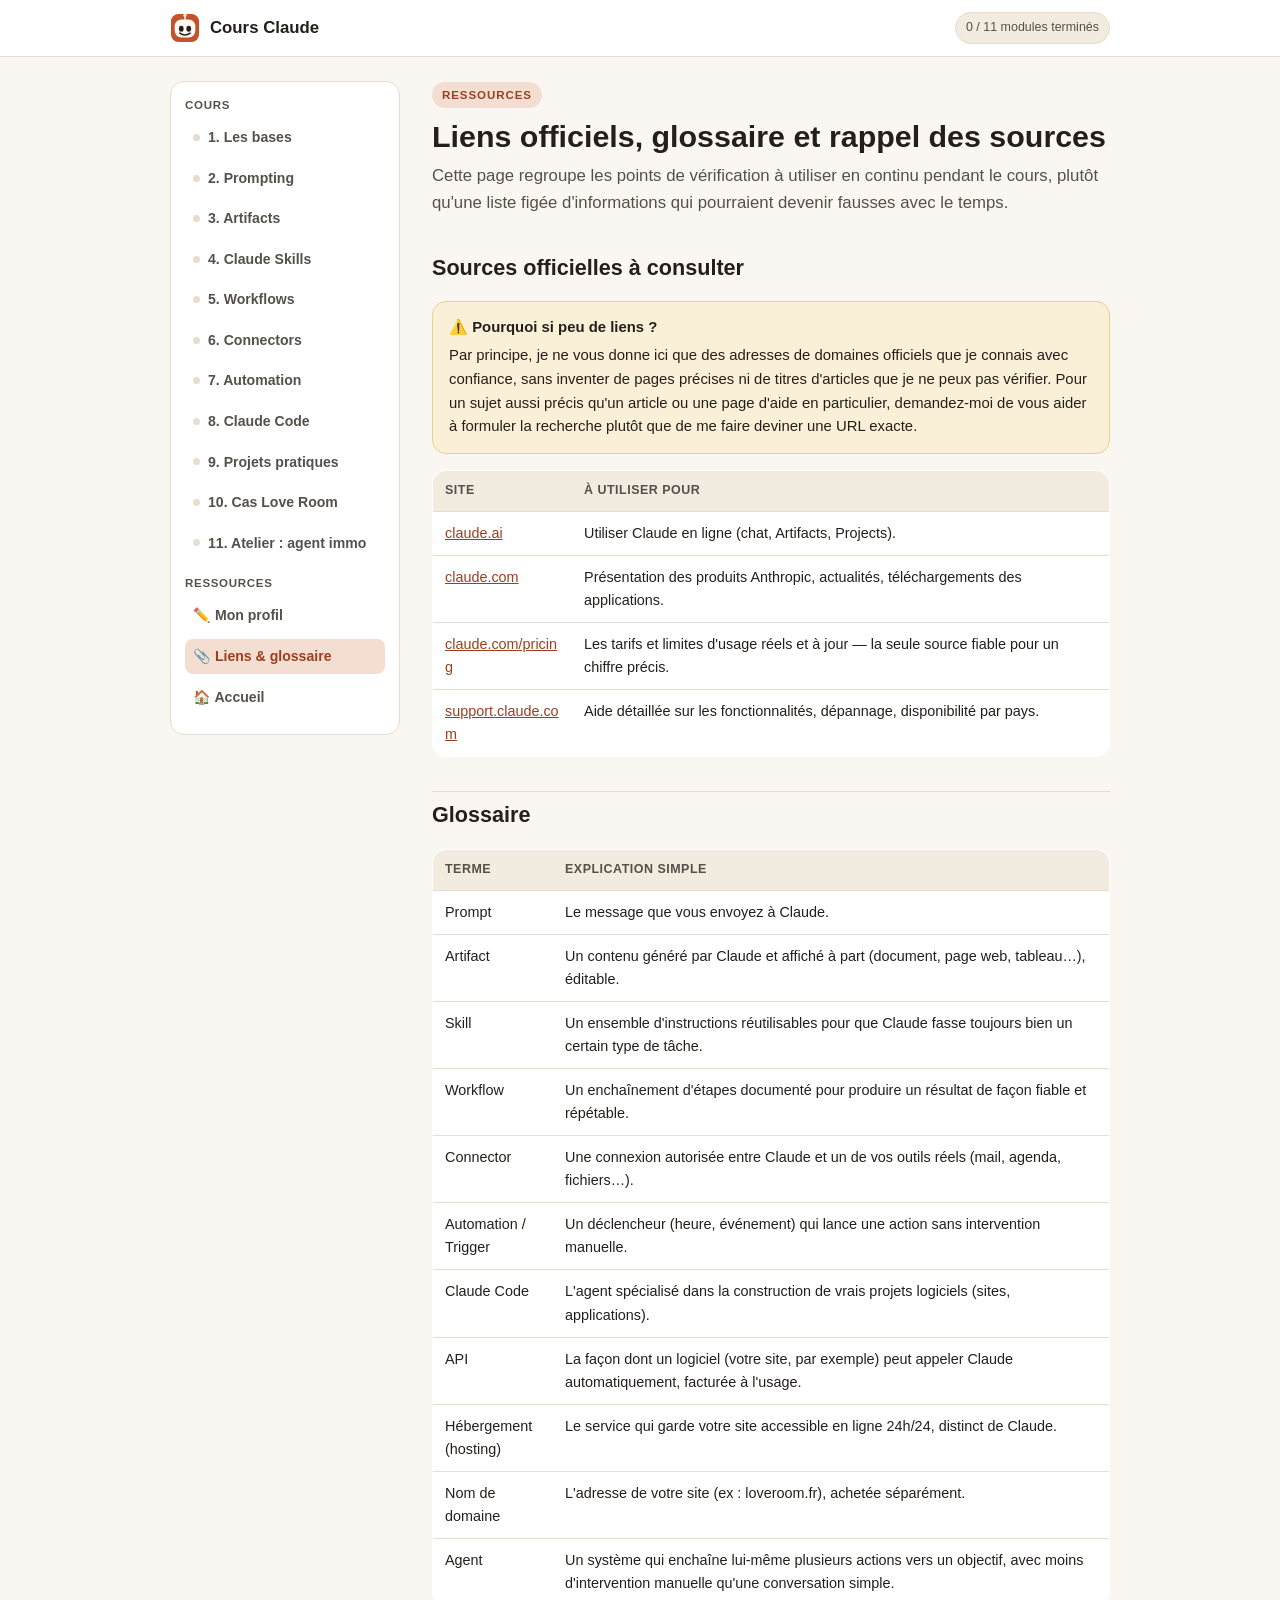
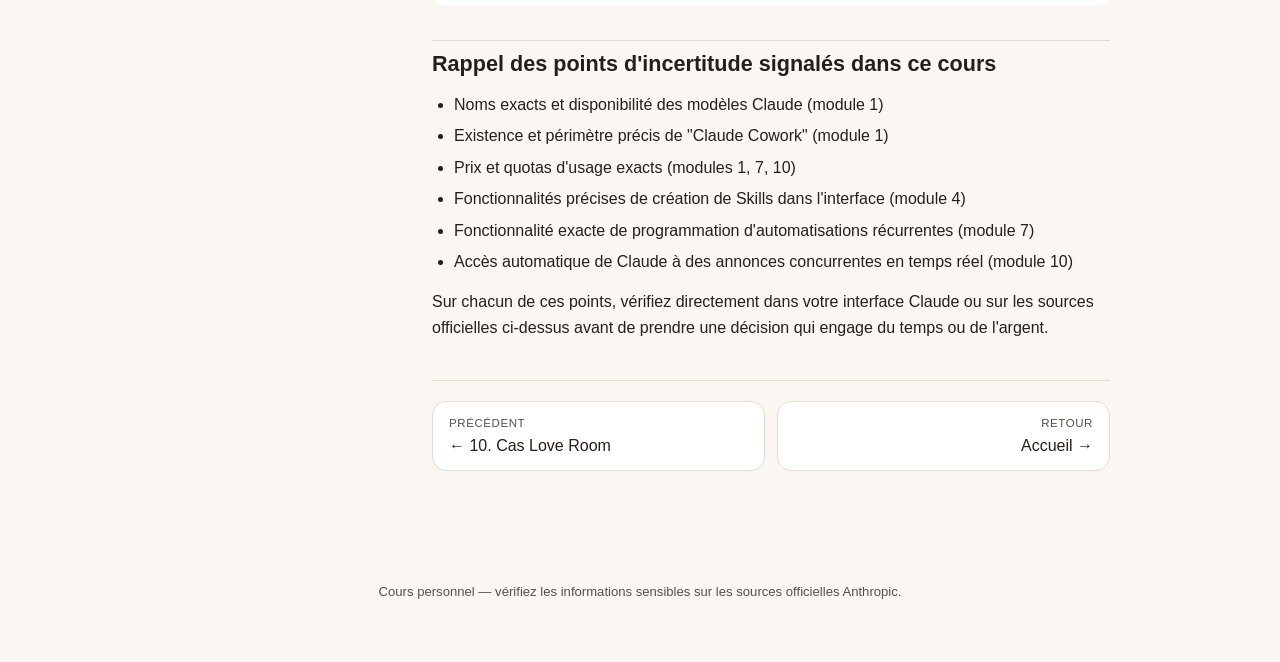
<file: 11-ressources.html>
<!DOCTYPE html>
<html lang="fr">
<head>
<meta charset="UTF-8">
<meta name="viewport" content="width=device-width, initial-scale=1.0">
<title>Ressources — Cours Claude</title>
<link rel="icon" href="assets/img/favicon.png?v=2" type="image/png">
<link rel="icon" href="assets/img/logo.svg?v=2" type="image/svg+xml">
<link rel="apple-touch-icon" href="assets/img/apple-touch-icon.png?v=2">
<link rel="manifest" href="manifest.json?v=2">
<meta name="theme-color" content="#c2542c">
<link rel="stylesheet" href="assets/css/style.css">
</head>
<body>

<header class="topbar">
  <div class="topbar-inner">
    <a class="brand" href="index.html"><img src="assets/img/logo.svg" class="logo" alt="Logo du cours"> Cours Claude</a>
    <div class="topnav"><span class="progress-pill" data-progress-pill></span></div>
  </div>
</header>

<div class="layout">
  <aside class="sidebar">
    <h4>Cours</h4>
    <ul>
      <li><a href="01-bases.html" data-module="bases"><span class="dot"></span>1. Les bases</a></li>
      <li><a href="02-prompting.html" data-module="prompting"><span class="dot"></span>2. Prompting</a></li>
      <li><a href="03-artifacts.html" data-module="artifacts"><span class="dot"></span>3. Artifacts</a></li>
      <li><a href="04-skills.html" data-module="skills"><span class="dot"></span>4. Claude Skills</a></li>
      <li><a href="05-workflows.html" data-module="workflows"><span class="dot"></span>5. Workflows</a></li>
      <li><a href="06-connectors.html" data-module="connectors"><span class="dot"></span>6. Connectors</a></li>
      <li><a href="07-automation.html" data-module="automation"><span class="dot"></span>7. Automation</a></li>
      <li><a href="08-claude-code.html" data-module="code"><span class="dot"></span>8. Claude Code</a></li>
      <li><a href="09-projets-pratiques.html" data-module="pratique"><span class="dot"></span>9. Projets pratiques</a></li>
      <li><a href="10-business-loveroom.html" data-module="loveroom"><span class="dot"></span>10. Cas Love Room</a></li>
      <li><a href="12-agent-immobilier.html" data-module="immobilier"><span class="dot"></span>11. Atelier : agent immo</a></li>
    </ul>
    <h4>Ressources</h4>
    <ul>
      <li><a href="profil.html">✏️ Mon profil</a></li>
      <li><a href="11-ressources.html" class="active">📎 Liens &amp; glossaire</a></li>
      <li><a href="index.html">🏠 Accueil</a></li>
    </ul>
  </aside>

  <main class="content">
    <span class="eyebrow">Ressources</span>
    <h1>Liens officiels, glossaire et rappel des sources</h1>
    <p class="lede">Cette page regroupe les points de vérification à utiliser en continu pendant le cours, plutôt qu'une liste figée d'informations qui pourraient devenir fausses avec le temps.</p>

    <h2>Sources officielles à consulter</h2>
    <div class="callout uncertain">
      <strong>Pourquoi si peu de liens ?</strong>
      Par principe, je ne vous donne ici que des adresses de domaines officiels que je connais avec confiance, sans inventer de pages précises ni de titres d'articles que je ne peux pas vérifier. Pour un sujet aussi précis qu'un article ou une page d'aide en particulier, demandez-moi de vous aider à formuler la recherche plutôt que de me faire deviner une URL exacte.
    </div>
    <table>
      <tr><th>Site</th><th>À utiliser pour</th></tr>
      <tr><td><a href="https://claude.ai" target="_blank" rel="noopener">claude.ai</a></td><td>Utiliser Claude en ligne (chat, Artifacts, Projects).</td></tr>
      <tr><td><a href="https://claude.com" target="_blank" rel="noopener">claude.com</a></td><td>Présentation des produits Anthropic, actualités, téléchargements des applications.</td></tr>
      <tr><td><a href="https://claude.com/pricing" target="_blank" rel="noopener">claude.com/pricing</a></td><td>Les tarifs et limites d'usage réels et à jour — la seule source fiable pour un chiffre précis.</td></tr>
      <tr><td><a href="https://support.claude.com" target="_blank" rel="noopener">support.claude.com</a></td><td>Aide détaillée sur les fonctionnalités, dépannage, disponibilité par pays.</td></tr>
    </table>

    <h2>Glossaire</h2>
    <table>
      <tr><th>Terme</th><th>Explication simple</th></tr>
      <tr><td>Prompt</td><td>Le message que vous envoyez à Claude.</td></tr>
      <tr><td>Artifact</td><td>Un contenu généré par Claude et affiché à part (document, page web, tableau…), éditable.</td></tr>
      <tr><td>Skill</td><td>Un ensemble d'instructions réutilisables pour que Claude fasse toujours bien un certain type de tâche.</td></tr>
      <tr><td>Workflow</td><td>Un enchaînement d'étapes documenté pour produire un résultat de façon fiable et répétable.</td></tr>
      <tr><td>Connector</td><td>Une connexion autorisée entre Claude et un de vos outils réels (mail, agenda, fichiers…).</td></tr>
      <tr><td>Automation / Trigger</td><td>Un déclencheur (heure, événement) qui lance une action sans intervention manuelle.</td></tr>
      <tr><td>Claude Code</td><td>L'agent spécialisé dans la construction de vrais projets logiciels (sites, applications).</td></tr>
      <tr><td>API</td><td>La façon dont un logiciel (votre site, par exemple) peut appeler Claude automatiquement, facturée à l'usage.</td></tr>
      <tr><td>Hébergement (hosting)</td><td>Le service qui garde votre site accessible en ligne 24h/24, distinct de Claude.</td></tr>
      <tr><td>Nom de domaine</td><td>L'adresse de votre site (ex : loveroom.fr), achetée séparément.</td></tr>
      <tr><td>Agent</td><td>Un système qui enchaîne lui-même plusieurs actions vers un objectif, avec moins d'intervention manuelle qu'une conversation simple.</td></tr>
    </table>

    <h2>Rappel des points d'incertitude signalés dans ce cours</h2>
    <ul>
      <li>Noms exacts et disponibilité des modèles Claude (module 1)</li>
      <li>Existence et périmètre précis de "Claude Cowork" (module 1)</li>
      <li>Prix et quotas d'usage exacts (modules 1, 7, 10)</li>
      <li>Fonctionnalités précises de création de Skills dans l'interface (module 4)</li>
      <li>Fonctionnalité exacte de programmation d'automatisations récurrentes (module 7)</li>
      <li>Accès automatique de Claude à des annonces concurrentes en temps réel (module 10)</li>
    </ul>
    <p>Sur chacun de ces points, vérifiez directement dans votre interface Claude ou sur les sources officielles ci-dessus avant de prendre une décision qui engage du temps ou de l'argent.</p>

    <div class="pager">
      <a href="10-business-loveroom.html"><span class="pager-label">Précédent</span>← 10. Cas Love Room</a>
      <a class="next" href="index.html"><span class="pager-label">Retour</span>Accueil →</a>
    </div>
  </main>
</div>

<footer class="sitefoot">Cours personnel — vérifiez les informations sensibles sur les sources officielles Anthropic.</footer>
<script src="assets/js/app.js"></script>
</body>
</html>
</file>
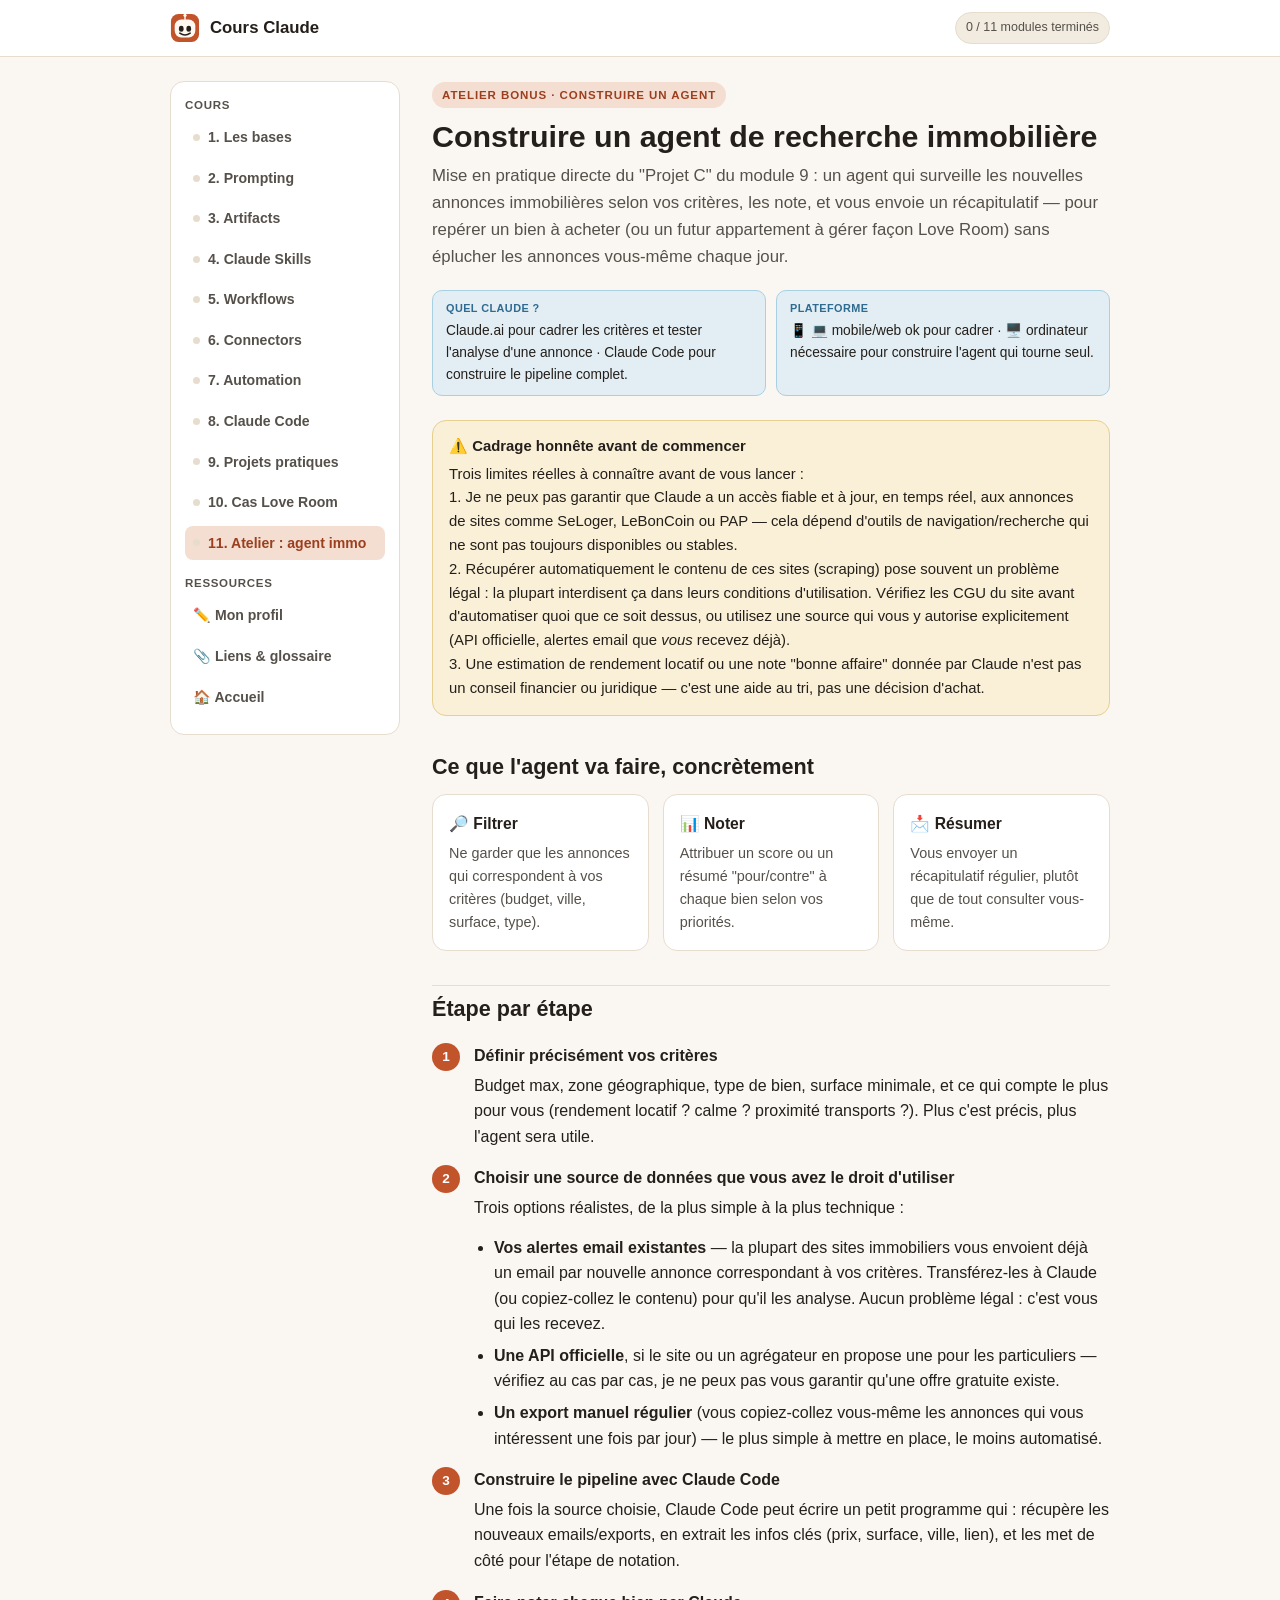
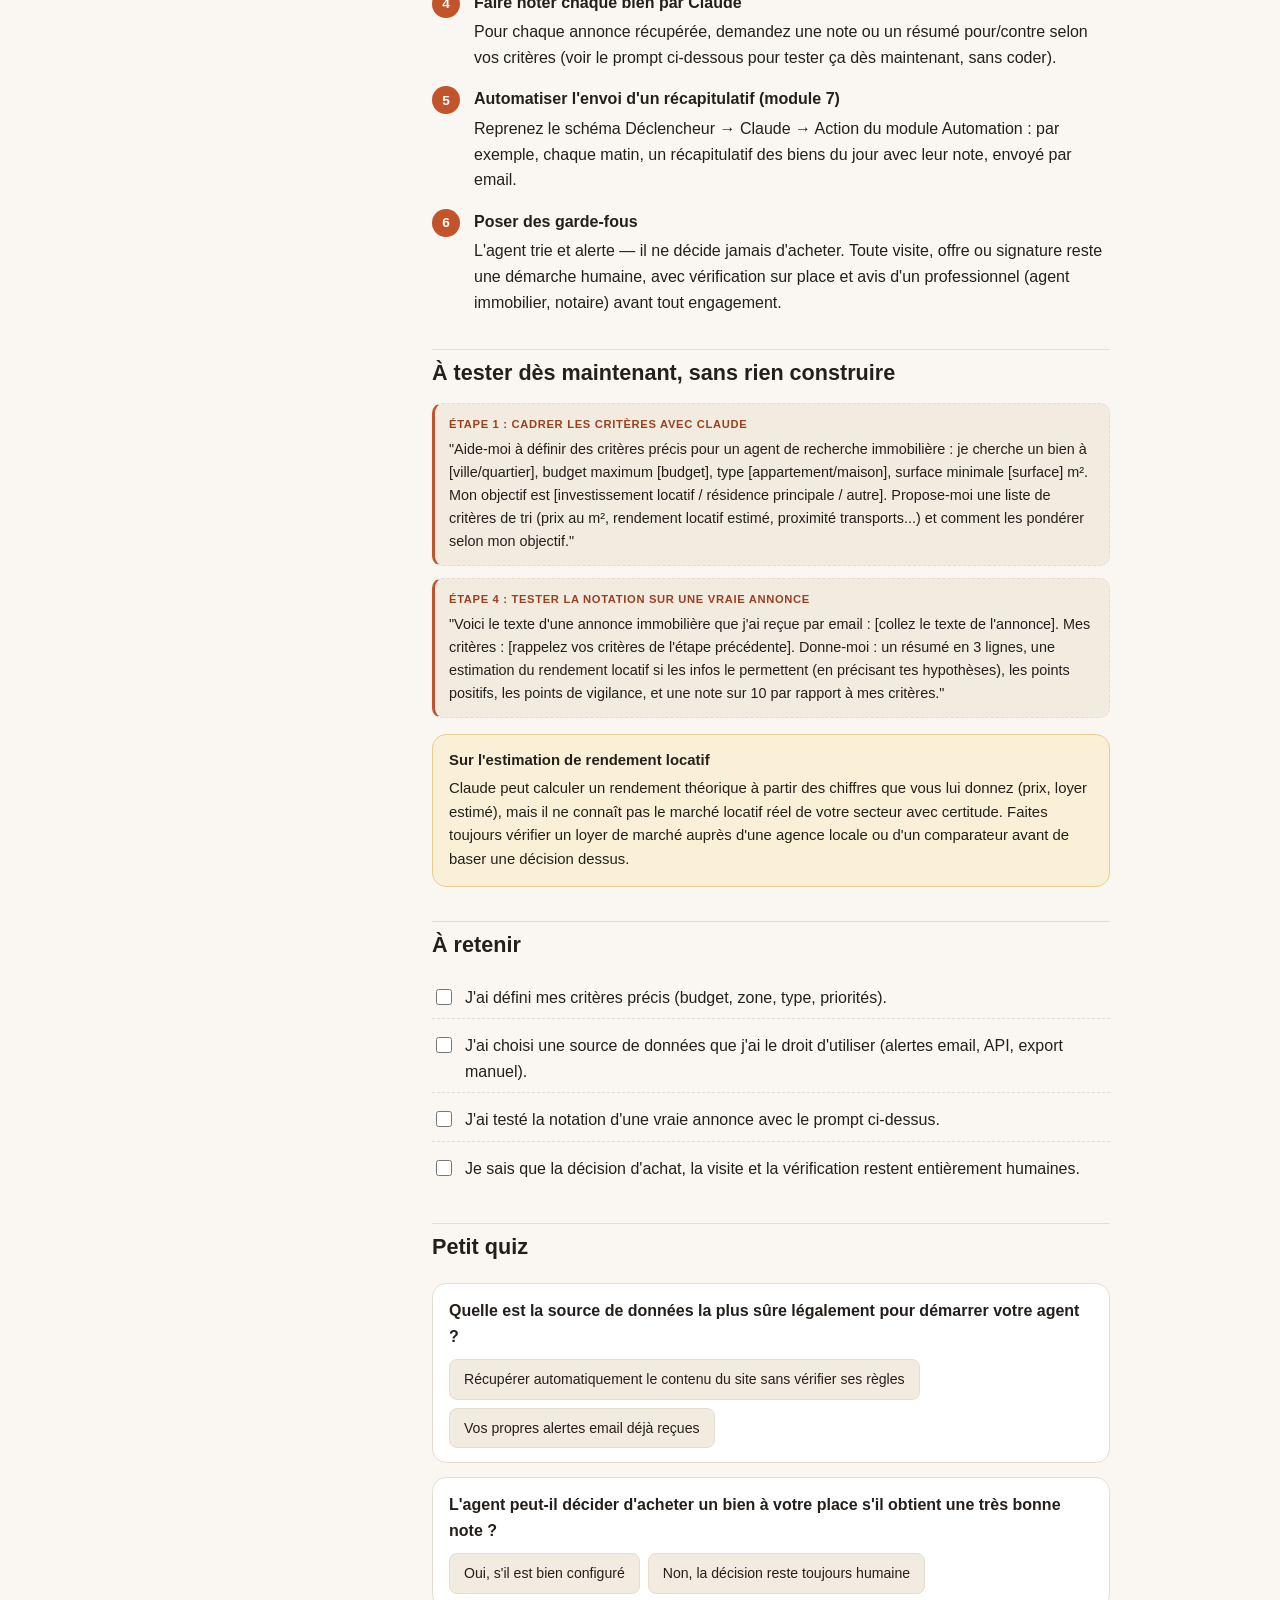
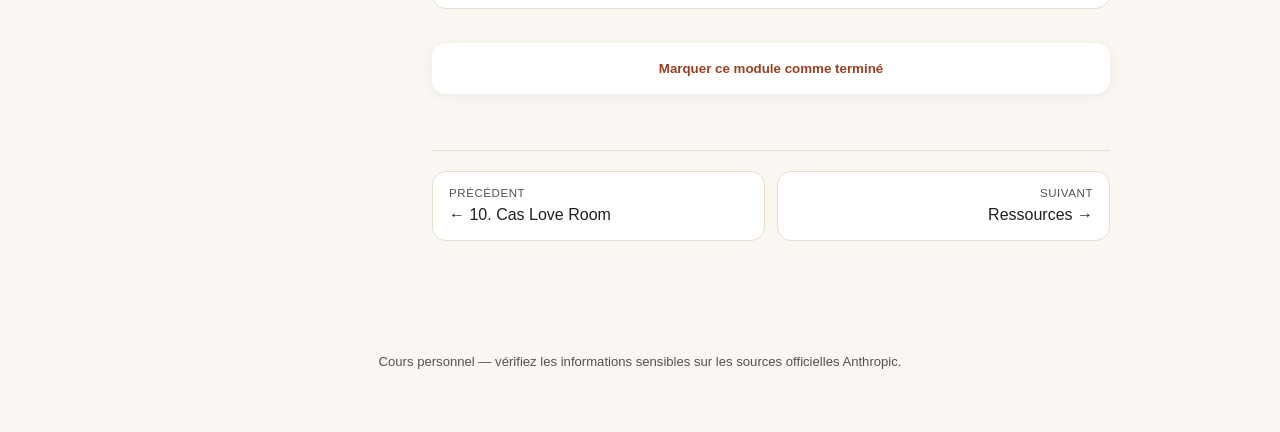
<file: 12-agent-immobilier.html>
<!DOCTYPE html>
<html lang="fr">
<head>
<meta charset="UTF-8">
<meta name="viewport" content="width=device-width, initial-scale=1.0">
<title>11. Atelier : agent immobilier — Cours Claude</title>
<link rel="icon" href="assets/img/favicon.png?v=2" type="image/png">
<link rel="icon" href="assets/img/logo.svg?v=2" type="image/svg+xml">
<link rel="apple-touch-icon" href="assets/img/apple-touch-icon.png?v=2">
<link rel="manifest" href="manifest.json?v=2">
<meta name="theme-color" content="#c2542c">
<link rel="stylesheet" href="assets/css/style.css">
</head>
<body>

<header class="topbar">
  <div class="topbar-inner">
    <a class="brand" href="index.html"><img src="assets/img/logo.svg" class="logo" alt="Logo du cours"> Cours Claude</a>
    <div class="topnav"><span class="progress-pill" data-progress-pill></span></div>
  </div>
</header>

<div class="layout">
  <aside class="sidebar">
    <h4>Cours</h4>
    <ul>
      <li><a href="01-bases.html" data-module="bases"><span class="dot"></span>1. Les bases</a></li>
      <li><a href="02-prompting.html" data-module="prompting"><span class="dot"></span>2. Prompting</a></li>
      <li><a href="03-artifacts.html" data-module="artifacts"><span class="dot"></span>3. Artifacts</a></li>
      <li><a href="04-skills.html" data-module="skills"><span class="dot"></span>4. Claude Skills</a></li>
      <li><a href="05-workflows.html" data-module="workflows"><span class="dot"></span>5. Workflows</a></li>
      <li><a href="06-connectors.html" data-module="connectors"><span class="dot"></span>6. Connectors</a></li>
      <li><a href="07-automation.html" data-module="automation"><span class="dot"></span>7. Automation</a></li>
      <li><a href="08-claude-code.html" data-module="code"><span class="dot"></span>8. Claude Code</a></li>
      <li><a href="09-projets-pratiques.html" data-module="pratique"><span class="dot"></span>9. Projets pratiques</a></li>
      <li><a href="10-business-loveroom.html" data-module="loveroom"><span class="dot"></span>10. Cas Love Room</a></li>
      <li><a href="12-agent-immobilier.html" data-module="immobilier" class="active"><span class="dot"></span>11. Atelier : agent immo</a></li>
    </ul>
    <h4>Ressources</h4>
    <ul>
      <li><a href="profil.html">✏️ Mon profil</a></li>
      <li><a href="11-ressources.html">📎 Liens &amp; glossaire</a></li>
      <li><a href="index.html">🏠 Accueil</a></li>
    </ul>
  </aside>

  <main class="content">
    <span class="eyebrow">Atelier bonus · Construire un agent</span>
    <h1>Construire un agent de recherche immobilière</h1>
    <p class="lede">Mise en pratique directe du "Projet C" du module 9 : un agent qui surveille les nouvelles annonces immobilières selon vos critères, les note, et vous envoie un récapitulatif — pour repérer un bien à acheter (ou un futur appartement à gérer façon Love Room) sans éplucher les annonces vous-même chaque jour.</p>

    <div class="modinfo">
      <div class="modinfo-item"><span class="modinfo-label">Quel Claude ?</span>Claude.ai pour cadrer les critères et tester l'analyse d'une annonce · Claude Code pour construire le pipeline complet.</div>
      <div class="modinfo-item"><span class="modinfo-label">Plateforme</span>📱 💻 mobile/web ok pour cadrer · 🖥️ ordinateur nécessaire pour construire l'agent qui tourne seul.</div>
    </div>

    <div class="callout uncertain">
      <strong>Cadrage honnête avant de commencer</strong>
      Trois limites réelles à connaître avant de vous lancer :
      <br>1. Je ne peux pas garantir que Claude a un accès fiable et à jour, en temps réel, aux annonces de sites comme SeLoger, LeBonCoin ou PAP — cela dépend d'outils de navigation/recherche qui ne sont pas toujours disponibles ou stables.
      <br>2. Récupérer automatiquement le contenu de ces sites (scraping) pose souvent un problème légal : la plupart interdisent ça dans leurs conditions d'utilisation. Vérifiez les CGU du site avant d'automatiser quoi que ce soit dessus, ou utilisez une source qui vous y autorise explicitement (API officielle, alertes email que <em>vous</em> recevez déjà).
      <br>3. Une estimation de rendement locatif ou une note "bonne affaire" donnée par Claude n'est pas un conseil financier ou juridique — c'est une aide au tri, pas une décision d'achat.
    </div>

    <h2>Ce que l'agent va faire, concrètement</h2>
    <div class="grid-3">
      <div class="tile"><h4>🔎 Filtrer</h4><p>Ne garder que les annonces qui correspondent à vos critères (budget, ville, surface, type).</p></div>
      <div class="tile"><h4>📊 Noter</h4><p>Attribuer un score ou un résumé "pour/contre" à chaque bien selon vos priorités.</p></div>
      <div class="tile"><h4>📩 Résumer</h4><p>Vous envoyer un récapitulatif régulier, plutôt que de tout consulter vous-même.</p></div>
    </div>

    <h2>Étape par étape</h2>
    <div class="steps">
      <li>
        <h4>Définir précisément vos critères</h4>
        <p>Budget max, zone géographique, type de bien, surface minimale, et ce qui compte le plus pour vous (rendement locatif ? calme ? proximité transports ?). Plus c'est précis, plus l'agent sera utile.</p>
      </li>
      <li>
        <h4>Choisir une source de données que vous avez le droit d'utiliser</h4>
        <p>Trois options réalistes, de la plus simple à la plus technique :</p>
        <ul>
          <li><strong>Vos alertes email existantes</strong> — la plupart des sites immobiliers vous envoient déjà un email par nouvelle annonce correspondant à vos critères. Transférez-les à Claude (ou copiez-collez le contenu) pour qu'il les analyse. Aucun problème légal : c'est vous qui les recevez.</li>
          <li><strong>Une API officielle</strong>, si le site ou un agrégateur en propose une pour les particuliers — vérifiez au cas par cas, je ne peux pas vous garantir qu'une offre gratuite existe.</li>
          <li><strong>Un export manuel régulier</strong> (vous copiez-collez vous-même les annonces qui vous intéressent une fois par jour) — le plus simple à mettre en place, le moins automatisé.</li>
        </ul>
      </li>
      <li>
        <h4>Construire le pipeline avec Claude Code</h4>
        <p>Une fois la source choisie, Claude Code peut écrire un petit programme qui : récupère les nouveaux emails/exports, en extrait les infos clés (prix, surface, ville, lien), et les met de côté pour l'étape de notation.</p>
      </li>
      <li>
        <h4>Faire noter chaque bien par Claude</h4>
        <p>Pour chaque annonce récupérée, demandez une note ou un résumé pour/contre selon vos critères (voir le prompt ci-dessous pour tester ça dès maintenant, sans coder).</p>
      </li>
      <li>
        <h4>Automatiser l'envoi d'un récapitulatif (module 7)</h4>
        <p>Reprenez le schéma Déclencheur → Claude → Action du module Automation : par exemple, chaque matin, un récapitulatif des biens du jour avec leur note, envoyé par email.</p>
      </li>
      <li>
        <h4>Poser des garde-fous</h4>
        <p>L'agent trie et alerte — il ne décide jamais d'acheter. Toute visite, offre ou signature reste une démarche humaine, avec vérification sur place et avis d'un professionnel (agent immobilier, notaire) avant tout engagement.</p>
      </li>
    </div>

    <h2>À tester dès maintenant, sans rien construire</h2>
    <div class="promptbox">
      <span class="label">Étape 1 : cadrer les critères avec Claude</span>
      "Aide-moi à définir des critères précis pour un agent de recherche immobilière : je cherche un bien à [ville/quartier], budget maximum [budget], type [appartement/maison], surface minimale [surface] m². Mon objectif est [investissement locatif / résidence principale / autre]. Propose-moi une liste de critères de tri (prix au m², rendement locatif estimé, proximité transports...) et comment les pondérer selon mon objectif."
    </div>

    <div class="promptbox">
      <span class="label">Étape 4 : tester la notation sur une vraie annonce</span>
      "Voici le texte d'une annonce immobilière que j'ai reçue par email : [collez le texte de l'annonce]. Mes critères : [rappelez vos critères de l'étape précédente]. Donne-moi : un résumé en 3 lignes, une estimation du rendement locatif si les infos le permettent (en précisant tes hypothèses), les points positifs, les points de vigilance, et une note sur 10 par rapport à mes critères."
    </div>

    <div class="callout warn">
      <strong>Sur l'estimation de rendement locatif</strong>
      Claude peut calculer un rendement théorique à partir des chiffres que vous lui donnez (prix, loyer estimé), mais il ne connaît pas le marché locatif réel de votre secteur avec certitude. Faites toujours vérifier un loyer de marché auprès d'une agence locale ou d'un comparateur avant de baser une décision dessus.
    </div>

    <h2>À retenir</h2>
    <ul class="checklist" data-checklist="immobilier">
      <li><input type="checkbox" id="im1"><label for="im1">J'ai défini mes critères précis (budget, zone, type, priorités).</label></li>
      <li><input type="checkbox" id="im2"><label for="im2">J'ai choisi une source de données que j'ai le droit d'utiliser (alertes email, API, export manuel).</label></li>
      <li><input type="checkbox" id="im3"><label for="im3">J'ai testé la notation d'une vraie annonce avec le prompt ci-dessus.</label></li>
      <li><input type="checkbox" id="im4"><label for="im4">Je sais que la décision d'achat, la visite et la vérification restent entièrement humaines.</label></li>
    </ul>

    <h2>Petit quiz</h2>
    <div class="quiz">
      <div class="quiz-q" data-qid="immobilier-1" data-answer="b" data-explain="La plupart des sites d'annonces interdisent le scraping dans leurs CGU — les alertes que vous recevez déjà sont une source que vous avez explicitement le droit d'utiliser.">
        <p class="quiz-question">Quelle est la source de données la plus sûre légalement pour démarrer votre agent ?</p>
        <div class="quiz-options">
          <button class="quiz-opt" data-choice="a">Récupérer automatiquement le contenu du site sans vérifier ses règles</button>
          <button class="quiz-opt" data-choice="b">Vos propres alertes email déjà reçues</button>
        </div>
        <p class="quiz-feedback"></p>
      </div>
      <div class="quiz-q" data-qid="immobilier-2" data-answer="b" data-explain="L'agent aide à trier et à prioriser, mais la visite, la vérification et la décision finale restent toujours humaines.">
        <p class="quiz-question">L'agent peut-il décider d'acheter un bien à votre place s'il obtient une très bonne note ?</p>
        <div class="quiz-options">
          <button class="quiz-opt" data-choice="a">Oui, s'il est bien configuré</button>
          <button class="quiz-opt" data-choice="b">Non, la décision reste toujours humaine</button>
        </div>
        <p class="quiz-feedback"></p>
      </div>
    </div>

    <button data-mark-done="immobilier" class="card" style="cursor:pointer; border:none; width:100%; text-align:center; font-weight:700; color:var(--accent-dark);">Marquer cet atelier comme terminé</button>

    <div class="pager">
      <a href="10-business-loveroom.html"><span class="pager-label">Précédent</span>← 10. Cas Love Room</a>
      <a class="next" href="11-ressources.html"><span class="pager-label">Suivant</span>Ressources →</a>
    </div>
  </main>
</div>

<footer class="sitefoot">Cours personnel — vérifiez les informations sensibles sur les sources officielles Anthropic.</footer>
<script src="assets/js/app.js"></script>
</body>
</html>
</file>
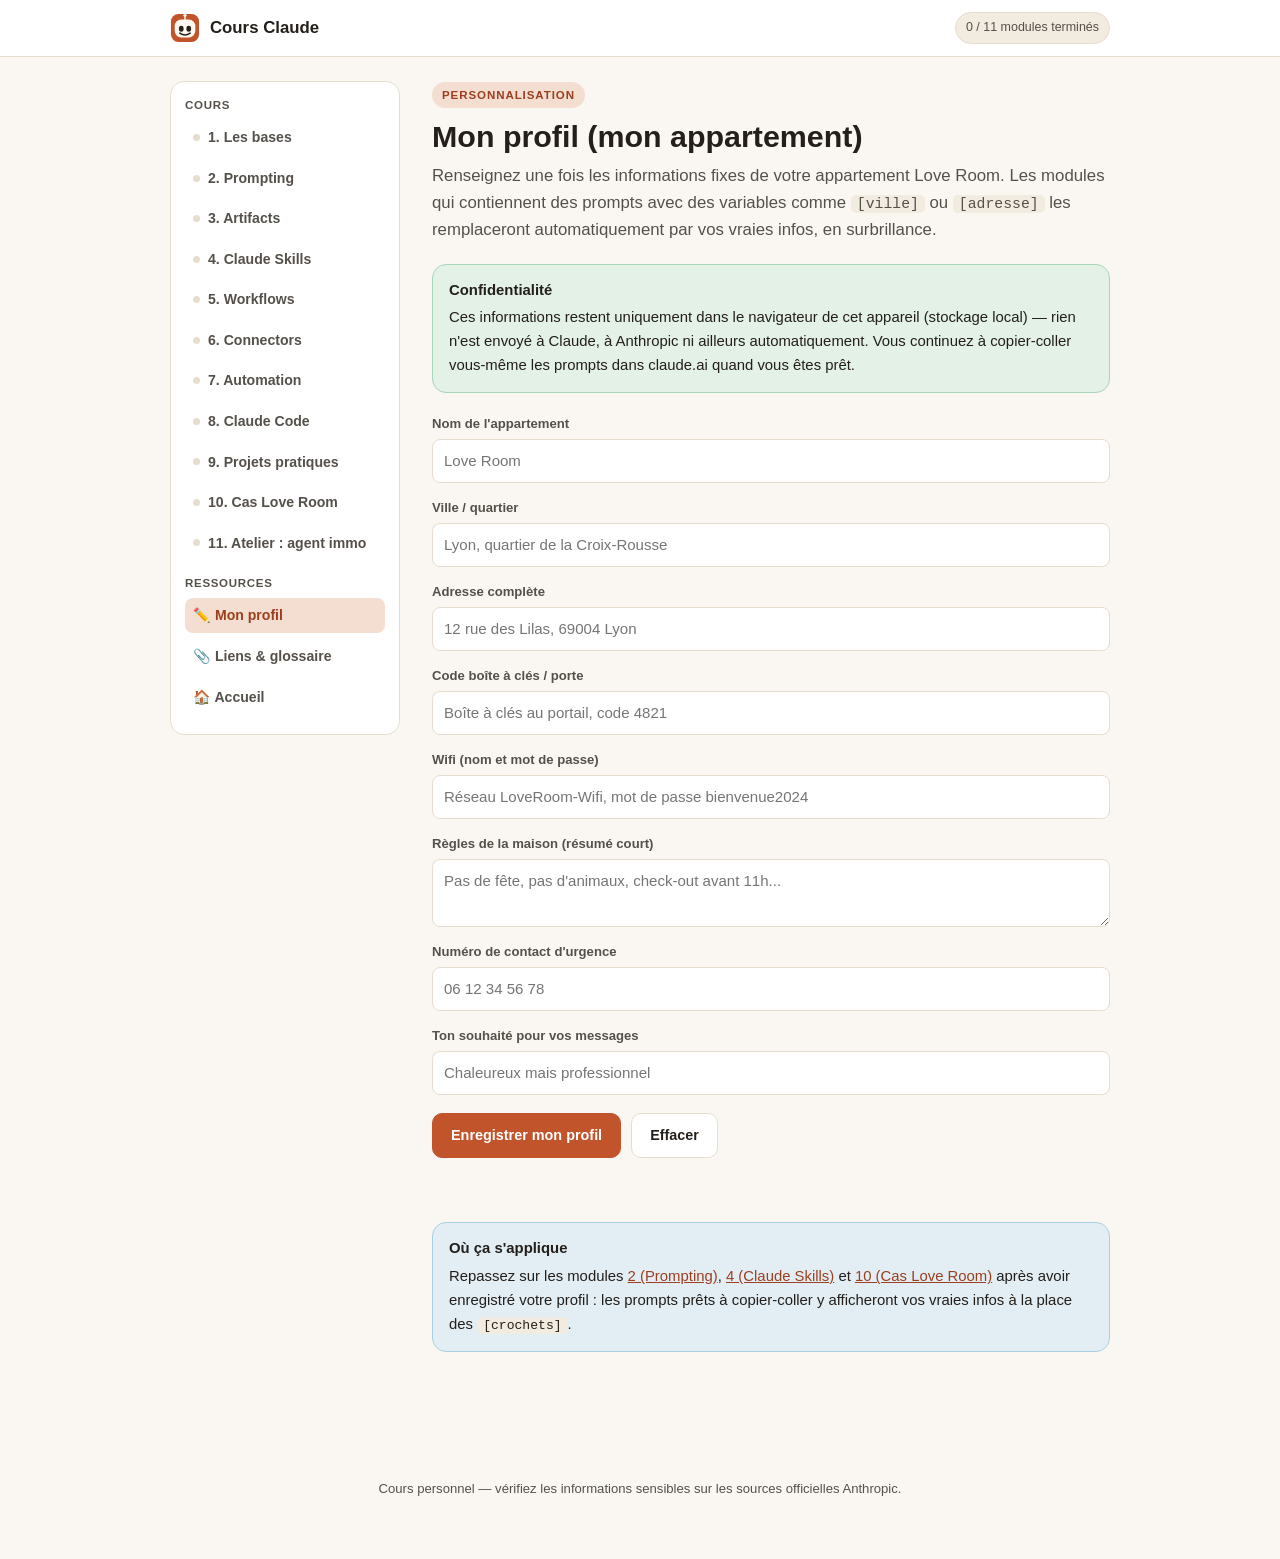
<file: profil.html>
<!DOCTYPE html>
<html lang="fr">
<head>
<meta charset="UTF-8">
<meta name="viewport" content="width=device-width, initial-scale=1.0">
<title>Mon profil — Cours Claude</title>
<link rel="icon" href="assets/img/favicon.png?v=2" type="image/png">
<link rel="icon" href="assets/img/logo.svg?v=2" type="image/svg+xml">
<link rel="apple-touch-icon" href="assets/img/apple-touch-icon.png?v=2">
<link rel="manifest" href="manifest.json?v=2">
<meta name="theme-color" content="#c2542c">
<link rel="stylesheet" href="assets/css/style.css">
</head>
<body>

<header class="topbar">
  <div class="topbar-inner">
    <a class="brand" href="index.html"><img src="assets/img/logo.svg" class="logo" alt="Logo du cours"> Cours Claude</a>
    <div class="topnav"><span class="progress-pill" data-progress-pill></span></div>
  </div>
</header>

<div class="layout">
  <aside class="sidebar">
    <h4>Cours</h4>
    <ul>
      <li><a href="01-bases.html" data-module="bases"><span class="dot"></span>1. Les bases</a></li>
      <li><a href="02-prompting.html" data-module="prompting"><span class="dot"></span>2. Prompting</a></li>
      <li><a href="03-artifacts.html" data-module="artifacts"><span class="dot"></span>3. Artifacts</a></li>
      <li><a href="04-skills.html" data-module="skills"><span class="dot"></span>4. Claude Skills</a></li>
      <li><a href="05-workflows.html" data-module="workflows"><span class="dot"></span>5. Workflows</a></li>
      <li><a href="06-connectors.html" data-module="connectors"><span class="dot"></span>6. Connectors</a></li>
      <li><a href="07-automation.html" data-module="automation"><span class="dot"></span>7. Automation</a></li>
      <li><a href="08-claude-code.html" data-module="code"><span class="dot"></span>8. Claude Code</a></li>
      <li><a href="09-projets-pratiques.html" data-module="pratique"><span class="dot"></span>9. Projets pratiques</a></li>
      <li><a href="10-business-loveroom.html" data-module="loveroom"><span class="dot"></span>10. Cas Love Room</a></li>
      <li><a href="12-agent-immobilier.html" data-module="immobilier"><span class="dot"></span>11. Atelier : agent immo</a></li>
    </ul>
    <h4>Ressources</h4>
    <ul>
      <li><a href="profil.html" class="active">✏️ Mon profil</a></li>
      <li><a href="11-ressources.html">📎 Liens &amp; glossaire</a></li>
      <li><a href="index.html">🏠 Accueil</a></li>
    </ul>
  </aside>

  <main class="content">
    <span class="eyebrow">Personnalisation</span>
    <h1>Mon profil (mon appartement)</h1>
    <p class="lede">Renseignez une fois les informations fixes de votre appartement Love Room. Les modules qui contiennent des prompts avec des variables comme <code>[ville]</code> ou <code>[adresse]</code> les remplaceront automatiquement par vos vraies infos, en surbrillance.</p>

    <div class="callout ok">
      <strong>Confidentialité</strong>
      Ces informations restent uniquement dans le navigateur de cet appareil (stockage local) — rien n'est envoyé à Claude, à Anthropic ni ailleurs automatiquement. Vous continuez à copier-coller vous-même les prompts dans claude.ai quand vous êtes prêt.
    </div>

    <form class="profile-form" data-profile-form>
      <div class="profile-field">
        <label for="f-nom">Nom de l'appartement</label>
        <input id="f-nom" type="text" data-field="nom" placeholder="Love Room">
      </div>
      <div class="profile-field">
        <label for="f-ville">Ville / quartier</label>
        <input id="f-ville" type="text" data-field="ville" placeholder="Lyon, quartier de la Croix-Rousse">
      </div>
      <div class="profile-field">
        <label for="f-adresse">Adresse complète</label>
        <input id="f-adresse" type="text" data-field="adresse" placeholder="12 rue des Lilas, 69004 Lyon">
      </div>
      <div class="profile-field">
        <label for="f-code">Code boîte à clés / porte</label>
        <input id="f-code" type="text" data-field="code_porte" placeholder="Boîte à clés au portail, code 4821">
      </div>
      <div class="profile-field">
        <label for="f-wifi">Wifi (nom et mot de passe)</label>
        <input id="f-wifi" type="text" data-field="wifi" placeholder="Réseau LoveRoom-Wifi, mot de passe bienvenue2024">
      </div>
      <div class="profile-field">
        <label for="f-regles">Règles de la maison (résumé court)</label>
        <textarea id="f-regles" data-field="regles" placeholder="Pas de fête, pas d'animaux, check-out avant 11h..."></textarea>
      </div>
      <div class="profile-field">
        <label for="f-urgence">Numéro de contact d'urgence</label>
        <input id="f-urgence" type="text" data-field="urgence" placeholder="06 12 34 56 78">
      </div>
      <div class="profile-field">
        <label for="f-ton">Ton souhaité pour vos messages</label>
        <input id="f-ton" type="text" data-field="ton" placeholder="Chaleureux mais professionnel">
      </div>

      <div class="profile-actions">
        <button type="submit" class="btn primary">Enregistrer mon profil</button>
        <button type="button" class="btn" data-profile-reset>Effacer</button>
      </div>
      <p class="profile-status" data-profile-status></p>
    </form>

    <div class="callout info">
      <strong>Où ça s'applique</strong>
      Repassez sur les modules <a href="02-prompting.html">2 (Prompting)</a>, <a href="04-skills.html">4 (Claude Skills)</a> et <a href="10-business-loveroom.html">10 (Cas Love Room)</a> après avoir enregistré votre profil : les prompts prêts à copier-coller y afficheront vos vraies infos à la place des <code>[crochets]</code>.
    </div>
  </main>
</div>

<footer class="sitefoot">Cours personnel — vérifiez les informations sensibles sur les sources officielles Anthropic.</footer>
<script src="assets/js/app.js"></script>
</body>
</html>
</file>
<file: assets/css/style.css>
/* ===========================================================
   Cours Complet sur Claude — feuille de style partagée
   =========================================================== */

:root {
  --bg: #faf7f2;
  --bg-alt: #f1ebe0;
  --ink: #241f1a;
  --ink-soft: #55504a;
  --paper: #ffffff;
  --line: #e6ddce;
  --accent: #c2542c;
  --accent-dark: #9c3f1f;
  --accent-soft: #f3ded1;
  --ok: #2f7a4f;
  --ok-soft: #e3f1e7;
  --warn: #b3841a;
  --warn-soft: #faf0d8;
  --info: #2f6a8f;
  --info-soft: #e2eef4;
  --code-bg: #2a2420;
  --code-ink: #f4ead9;
  --radius: 14px;
  --shadow: 0 2px 10px rgba(60, 45, 25, 0.07);
  --max-w: 980px;
}

@media (prefers-color-scheme: dark) {
  :root:not([data-theme="light"]) {
    --bg: #1b1712;
    --bg-alt: #221d17;
    --ink: #f2ece1;
    --ink-soft: #c9bfae;
    --paper: #262019;
    --line: #3a3229;
    --accent: #e2793f;
    --accent-dark: #f0975f;
    --accent-soft: #3a2a1e;
    --ok: #6fbf8e;
    --ok-soft: #1e2e22;
    --warn: #e0b34a;
    --warn-soft: #332a14;
    --info: #7fb8dd;
    --info-soft: #1c2b33;
    --code-bg: #14110d;
    --code-ink: #f4ead9;
    --shadow: 0 2px 14px rgba(0, 0, 0, 0.35);
  }
}

:root[data-theme="dark"] {
  --bg: #1b1712;
  --bg-alt: #221d17;
  --ink: #f2ece1;
  --ink-soft: #c9bfae;
  --paper: #262019;
  --line: #3a3229;
  --accent: #e2793f;
  --accent-dark: #f0975f;
  --accent-soft: #3a2a1e;
  --ok: #6fbf8e;
  --ok-soft: #1e2e22;
  --warn: #e0b34a;
  --warn-soft: #332a14;
  --info: #7fb8dd;
  --info-soft: #1c2b33;
  --code-bg: #14110d;
  --code-ink: #f4ead9;
  --shadow: 0 2px 14px rgba(0, 0, 0, 0.35);
}

* { box-sizing: border-box; }

html { scroll-behavior: smooth; }

html, body { overflow-x: hidden; }

body {
  margin: 0;
  background: var(--bg);
  color: var(--ink);
  font-family: "Inter", -apple-system, BlinkMacSystemFont, "Segoe UI", Roboto, Helvetica, Arial, sans-serif;
  line-height: 1.6;
  font-size: 16px;
}

a { color: var(--accent-dark); }
a:hover { color: var(--accent); }

img { max-width: 100%; }

.wrap {
  max-width: var(--max-w);
  margin: 0 auto;
  padding: 0 20px;
}

/* ---------- Top bar ---------- */
.topbar {
  position: sticky;
  top: 0;
  z-index: 50;
  background: var(--paper);
  border-bottom: 1px solid var(--line);
}

.topbar-inner {
  max-width: var(--max-w);
  margin: 0 auto;
  padding: 12px 20px;
  display: flex;
  align-items: center;
  justify-content: space-between;
  gap: 12px;
}

.brand {
  display: flex;
  align-items: center;
  gap: 10px;
  font-weight: 800;
  font-size: 1.05rem;
  text-decoration: none;
  color: var(--ink);
  min-width: 0;
  flex-shrink: 1;
  white-space: nowrap;
  overflow: hidden;
  text-overflow: ellipsis;
}

.brand .logo {
  width: 30px;
  height: 30px;
  flex: none;
  display: block;
}

.topnav {
  display: flex;
  align-items: center;
  gap: 6px;
}

.progress-pill {
  font-size: 0.78rem;
  color: var(--ink-soft);
  background: var(--bg-alt);
  border: 1px solid var(--line);
  padding: 5px 10px;
  border-radius: 999px;
  white-space: nowrap;
  min-width: 0;
  flex-shrink: 1;
  overflow: hidden;
  text-overflow: ellipsis;
}

@media (max-width: 480px) {
  .progress-pill { font-size: 0.68rem; padding: 4px 8px; }
  .brand { font-size: 0.92rem; gap: 6px; }
  .brand .logo { width: 26px; height: 26px; }
}

/* ---------- Layout: sidebar + content ---------- */
.layout {
  max-width: var(--max-w);
  margin: 0 auto;
  padding: 24px 20px 80px;
  display: grid;
  grid-template-columns: 230px 1fr;
  gap: 32px;
  align-items: start;
}

@media (max-width: 800px) {
  .layout { grid-template-columns: 1fr; }
  .sidebar { position: static; order: 2; }
}

.sidebar {
  position: sticky;
  top: 70px;
  background: var(--paper);
  border: 1px solid var(--line);
  border-radius: var(--radius);
  padding: 14px;
  font-size: 0.88rem;
  min-width: 0;
}

.sidebar h4 {
  margin: 14px 0 6px;
  font-size: 0.72rem;
  letter-spacing: 0.06em;
  text-transform: uppercase;
  color: var(--ink-soft);
}

.sidebar h4:first-child { margin-top: 0; }

.sidebar ul { list-style: none; margin: 0; padding: 0; }

.sidebar li a {
  display: flex;
  align-items: center;
  gap: 8px;
  text-decoration: none;
  color: var(--ink-soft);
  padding: 6px 8px;
  border-radius: 8px;
  font-weight: 600;
}

.sidebar li a:hover { background: var(--bg-alt); color: var(--ink); }

.sidebar li a.active {
  background: var(--accent-soft);
  color: var(--accent-dark);
}

.sidebar li a .dot {
  width: 7px; height: 7px; border-radius: 50%;
  background: var(--line);
  flex: none;
}

.sidebar li a.done .dot { background: var(--ok); }

/* ---------- Content ---------- */
.content { min-width: 0; }

.eyebrow {
  display: inline-block;
  font-size: 0.72rem;
  font-weight: 800;
  letter-spacing: 0.08em;
  text-transform: uppercase;
  color: var(--accent-dark);
  background: var(--accent-soft);
  padding: 4px 10px;
  border-radius: 999px;
  margin-bottom: 10px;
}

h1 { font-size: 1.9rem; margin: 0 0 8px; line-height: 1.2; }
h2 { font-size: 1.35rem; margin: 34px 0 10px; padding-top: 6px; border-top: 1px solid var(--line); }
h2:first-of-type { border-top: none; padding-top: 0; }
h3 { font-size: 1.08rem; margin: 22px 0 8px; }

.lede { font-size: 1.05rem; color: var(--ink-soft); margin: 0 0 20px; }

.modinfo {
  display: flex;
  flex-wrap: wrap;
  gap: 10px;
  margin: 0 0 24px;
}
.modinfo-item {
  flex: 1 1 220px;
  background: var(--info-soft);
  border: 1px solid #a9cfe3;
  border-radius: 10px;
  padding: 9px 13px;
  font-size: 0.86rem;
  color: var(--ink);
}
.modinfo-label {
  display: block;
  font-size: 0.68rem;
  text-transform: uppercase;
  letter-spacing: 0.04em;
  color: var(--info);
  font-weight: 800;
  margin-bottom: 2px;
}

p { margin: 0 0 14px; }
ul, ol { margin: 0 0 14px; padding-left: 22px; }
li { margin-bottom: 6px; }

.card {
  background: var(--paper);
  border: 1px solid var(--line);
  border-radius: var(--radius);
  padding: 18px 20px;
  margin: 16px 0;
  box-shadow: var(--shadow);
}

.grid-2 { display: grid; grid-template-columns: 1fr 1fr; gap: 14px; }
.grid-3 { display: grid; grid-template-columns: repeat(3, 1fr); gap: 14px; }
@media (max-width: 700px) { .grid-2, .grid-3 { grid-template-columns: 1fr; } }

.tile {
  background: var(--paper);
  border: 1px solid var(--line);
  border-radius: var(--radius);
  padding: 16px;
}
.tile h4 { margin: 0 0 6px; font-size: 0.98rem; }
.tile p { margin: 0; font-size: 0.9rem; color: var(--ink-soft); }

/* callouts */
.callout {
  border-radius: var(--radius);
  padding: 14px 16px;
  margin: 16px 0;
  border: 1px solid var(--line);
  font-size: 0.93rem;
}
.callout strong { display: block; margin-bottom: 4px; }
.callout.warn { background: var(--warn-soft); border-color: #e6cf8f; color: var(--ink); }
.callout.info { background: var(--info-soft); border-color: #a9cfe3; color: var(--ink); }
.callout.ok { background: var(--ok-soft); border-color: #a8d6b8; color: var(--ink); }
.callout.uncertain { background: var(--warn-soft); border-color: #e6cf8f; }
.callout.uncertain strong::before { content: "⚠️ "; }

/* tables */
table {
  width: 100%;
  border-collapse: collapse;
  margin: 16px 0;
  font-size: 0.9rem;
  background: var(--paper);
  border: 1px solid var(--line);
  border-radius: var(--radius);
  overflow: hidden;
}
th, td {
  text-align: left;
  padding: 10px 12px;
  border-bottom: 1px solid var(--line);
  vertical-align: top;
  overflow-wrap: break-word;
  word-break: break-word;
}
th { background: var(--bg-alt); font-size: 0.78rem; text-transform: uppercase; letter-spacing: 0.04em; color: var(--ink-soft); }
tr:last-child td { border-bottom: none; }

@media (max-width: 700px) {
  table { table-layout: fixed; }
  table, th, td { font-size: 0.82rem; }
  th, td { padding: 8px; }
}

/* badges */
.badge {
  display: inline-block;
  font-size: 0.72rem;
  font-weight: 700;
  padding: 2px 8px;
  border-radius: 999px;
  margin: 0 4px 4px 0;
}
.badge.free { background: var(--ok-soft); color: var(--ok); }
.badge.pro { background: var(--accent-soft); color: var(--accent-dark); }
.badge.api { background: var(--info-soft); color: var(--info); }
.badge.maybe { background: var(--warn-soft); color: var(--warn); }

/* checklist */
.checklist { list-style: none; padding: 0; margin: 14px 0; }
.checklist li {
  display: flex;
  gap: 10px;
  align-items: flex-start;
  padding: 8px 0;
  border-bottom: 1px dashed var(--line);
}
.checklist li:last-child { border-bottom: none; }
.checklist input[type="checkbox"] { margin-top: 4px; flex: none; width: 16px; height: 16px; accent-color: var(--accent); }
.checklist label { cursor: pointer; }

/* code */
pre {
  background: var(--code-bg);
  color: var(--code-ink);
  padding: 14px 16px;
  border-radius: 10px;
  overflow-x: auto;
  font-size: 0.85rem;
  margin: 14px 0;
}
code {
  font-family: "SF Mono", "Fira Code", Menlo, Consolas, monospace;
  font-size: 0.88em;
}
:not(pre) > code {
  background: var(--bg-alt);
  padding: 1px 6px;
  border-radius: 5px;
}

/* prompt box */
.promptbox {
  background: var(--bg-alt);
  border: 1px dashed var(--line);
  border-left: 3px solid var(--accent);
  border-radius: 10px;
  padding: 12px 14px;
  margin: 12px 0;
  font-size: 0.9rem;
}
.promptbox .label {
  font-size: 0.7rem;
  text-transform: uppercase;
  letter-spacing: 0.06em;
  color: var(--accent-dark);
  font-weight: 800;
  margin-bottom: 4px;
  display: block;
}

/* step flow */
.steps { counter-reset: step; list-style: none; padding: 0; margin: 16px 0; }
.steps > li {
  counter-increment: step;
  position: relative;
  padding-left: 42px;
  margin-bottom: 16px;
}
.steps > li::before {
  content: counter(step);
  position: absolute;
  left: 0; top: 0;
  width: 28px; height: 28px;
  border-radius: 50%;
  background: var(--accent);
  color: #fff;
  font-weight: 800;
  font-size: 0.85rem;
  display: flex;
  align-items: center;
  justify-content: center;
}
.steps h4 { margin: 0 0 4px; }
.steps > li > ul {
  list-style: disc;
  padding-left: 20px;
  margin: 8px 0 0;
}
.steps > li > ul li { margin-bottom: 6px; }

/* pager */
.pager {
  display: flex;
  justify-content: space-between;
  gap: 12px;
  margin-top: 40px;
  padding-top: 20px;
  border-top: 1px solid var(--line);
}
.pager a {
  flex: 1;
  text-decoration: none;
  background: var(--paper);
  border: 1px solid var(--line);
  border-radius: var(--radius);
  padding: 12px 16px;
  color: var(--ink);
}
.pager a.next { text-align: right; }
.pager .pager-label { display: block; font-size: 0.72rem; color: var(--ink-soft); text-transform: uppercase; letter-spacing: 0.05em; }
.pager a:hover { border-color: var(--accent); }

/* home hero + roadmap */
.hero {
  padding: 46px 0 20px;
  text-align: center;
}
.hero h1 { font-size: 2.3rem; }
.hero p { max-width: 640px; margin: 0 auto 18px; color: var(--ink-soft); }

.roadmap {
  display: grid;
  grid-template-columns: repeat(3, 1fr);
  gap: 16px;
  margin: 30px 0;
}
@media (max-width: 760px) { .roadmap { grid-template-columns: 1fr 1fr; } }
@media (max-width: 480px) { .roadmap { grid-template-columns: 1fr; } }

.rcard {
  display: block;
  text-decoration: none;
  color: var(--ink);
  background: var(--paper);
  border: 1px solid var(--line);
  border-radius: var(--radius);
  padding: 18px;
  box-shadow: var(--shadow);
  transition: transform .12s ease, border-color .12s ease;
  position: relative;
}
.rcard:hover { transform: translateY(-2px); border-color: var(--accent); }
.rcard .num {
  font-size: 0.72rem;
  font-weight: 800;
  color: var(--accent-dark);
  margin-bottom: 6px;
  letter-spacing: 0.05em;
}
.rcard h3 { margin: 0 0 6px; font-size: 1.05rem; }
.rcard p { margin: 0; font-size: 0.86rem; color: var(--ink-soft); }
.rcard .check {
  position: absolute;
  top: 14px; right: 14px;
  width: 20px; height: 20px;
  border-radius: 50%;
  border: 2px solid var(--line);
  display: flex; align-items: center; justify-content: center;
  font-size: 0.7rem;
  color: transparent;
}
.rcard.done .check { background: var(--ok); border-color: var(--ok); color: #fff; }

footer.sitefoot {
  text-align: center;
  padding: 30px 20px 60px;
  color: var(--ink-soft);
  font-size: 0.82rem;
}

.tag-row { margin: 10px 0 20px; }

/* profil personnalisé */
.promptbox .filled {
  background: var(--accent-soft);
  color: var(--accent-dark);
  padding: 0 4px;
  border-radius: 4px;
  font-weight: 700;
}

.profile-form { display: grid; gap: 14px; margin: 20px 0; }
.profile-field { display: flex; flex-direction: column; gap: 5px; }
.profile-field label { font-size: 0.82rem; font-weight: 700; color: var(--ink-soft); }
.profile-field input, .profile-field textarea {
  font: inherit;
  font-size: 0.94rem;
  padding: 9px 11px;
  border: 1px solid var(--line);
  border-radius: 8px;
  background: var(--paper);
  color: var(--ink);
}
.profile-field textarea { resize: vertical; min-height: 64px; }
.profile-actions { display: flex; gap: 10px; margin-top: 4px; flex-wrap: wrap; }
.btn {
  font: inherit;
  font-weight: 700;
  font-size: 0.9rem;
  padding: 10px 18px;
  border-radius: 10px;
  border: 1px solid var(--line);
  background: var(--paper);
  color: var(--ink);
  cursor: pointer;
}
.btn.primary { background: var(--accent); border-color: var(--accent); color: #fff; }
.btn.primary:hover { background: var(--accent-dark); }
.btn:hover { border-color: var(--accent); }
.profile-status { font-size: 0.85rem; color: var(--ok); font-weight: 700; min-height: 1.2em; }

/* quiz */
.quiz { margin: 18px 0; }
.quiz-q {
  background: var(--paper);
  border: 1px solid var(--line);
  border-radius: var(--radius);
  padding: 14px 16px;
  margin-bottom: 14px;
}
.quiz-question { font-weight: 700; margin: 0 0 10px; }
.quiz-options { display: flex; flex-wrap: wrap; gap: 8px; }
.quiz-opt {
  font: inherit;
  background: var(--bg-alt);
  border: 1px solid var(--line);
  border-radius: 8px;
  padding: 8px 14px;
  font-size: 0.88rem;
  cursor: pointer;
  color: var(--ink);
}
.quiz-opt:hover { border-color: var(--accent); }
.quiz-opt.correct { background: var(--ok-soft); border-color: #a8d6b8; color: var(--ok); font-weight: 700; }
.quiz-opt.incorrect { background: #fbe4e0; border-color: #e3a89c; color: #b3402a; font-weight: 700; }
.quiz-feedback { margin: 10px 0 0; font-size: 0.86rem; color: var(--ink-soft); display: none; }
.quiz-feedback.show { display: block; }

.kbd {
  font-family: monospace;
  background: var(--bg-alt);
  border: 1px solid var(--line);
  border-bottom-width: 2px;
  padding: 1px 6px;
  border-radius: 5px;
  font-size: 0.85em;
}
</file>
